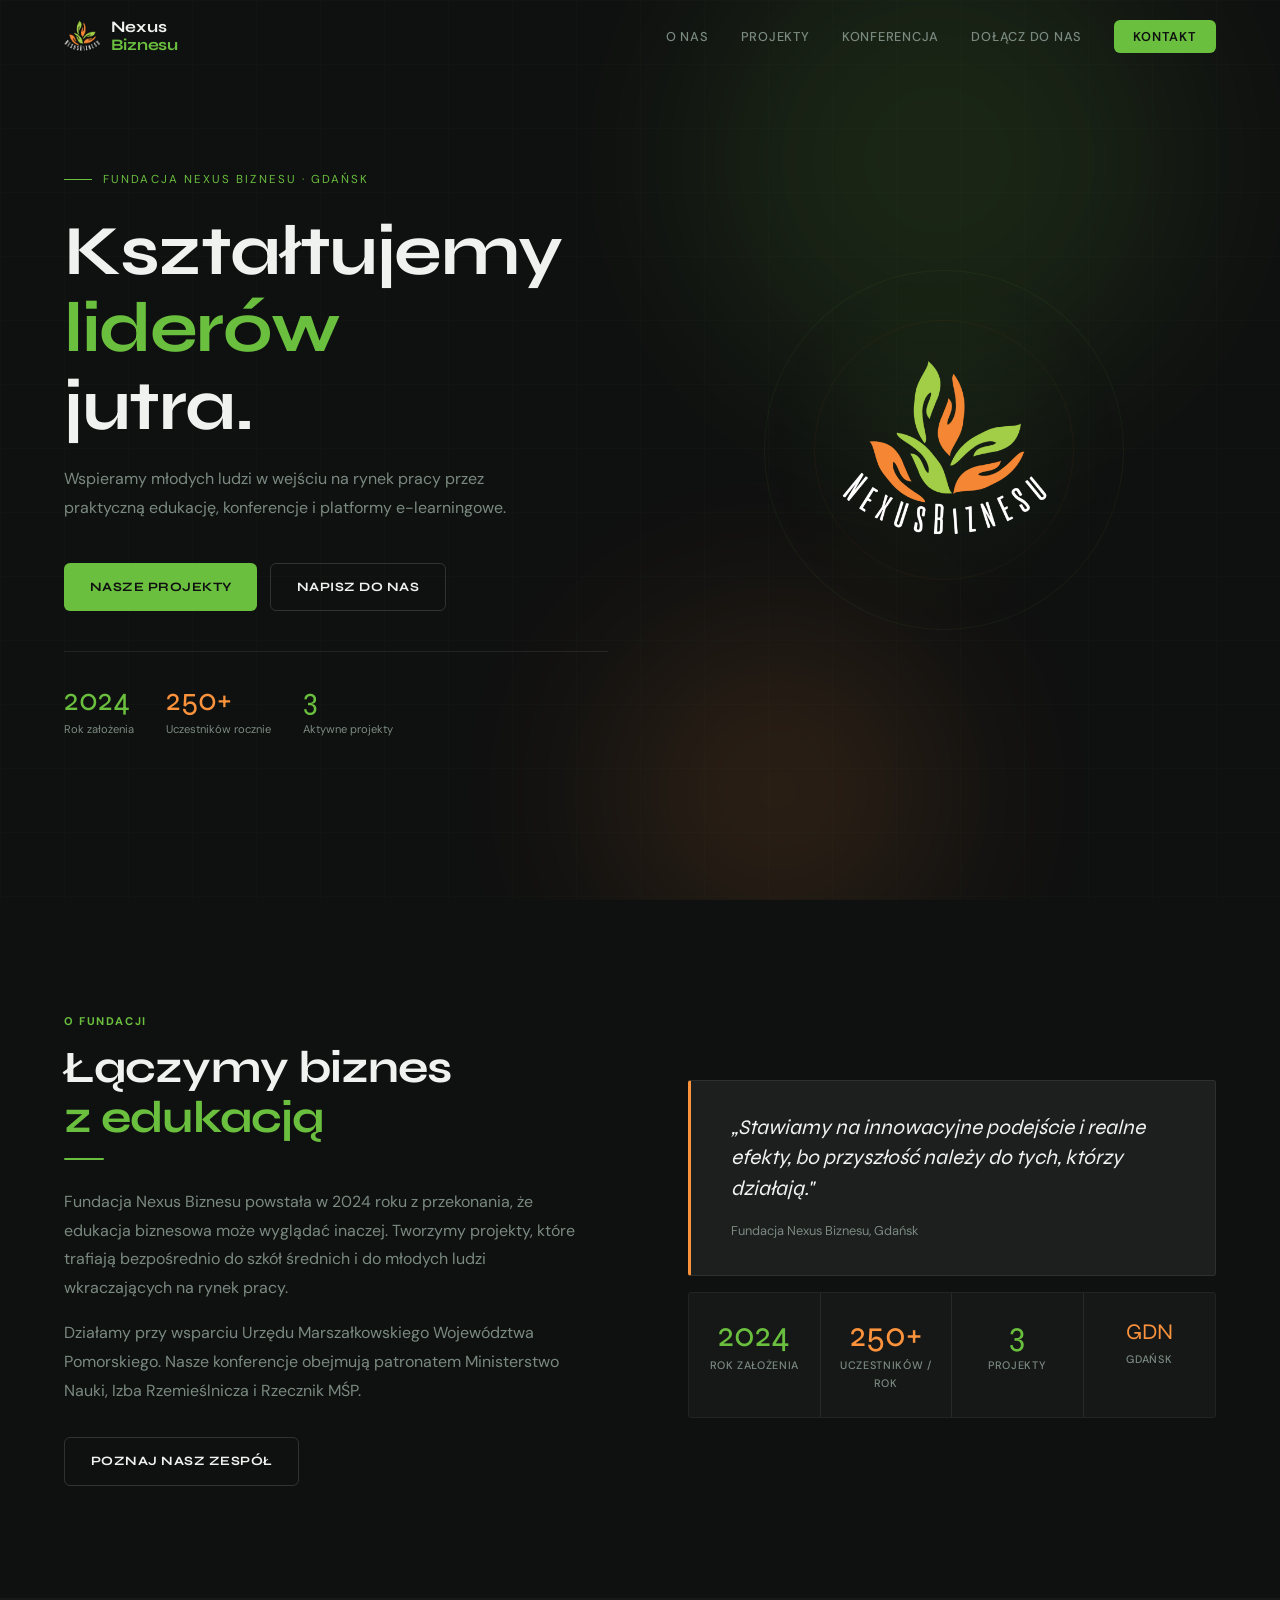
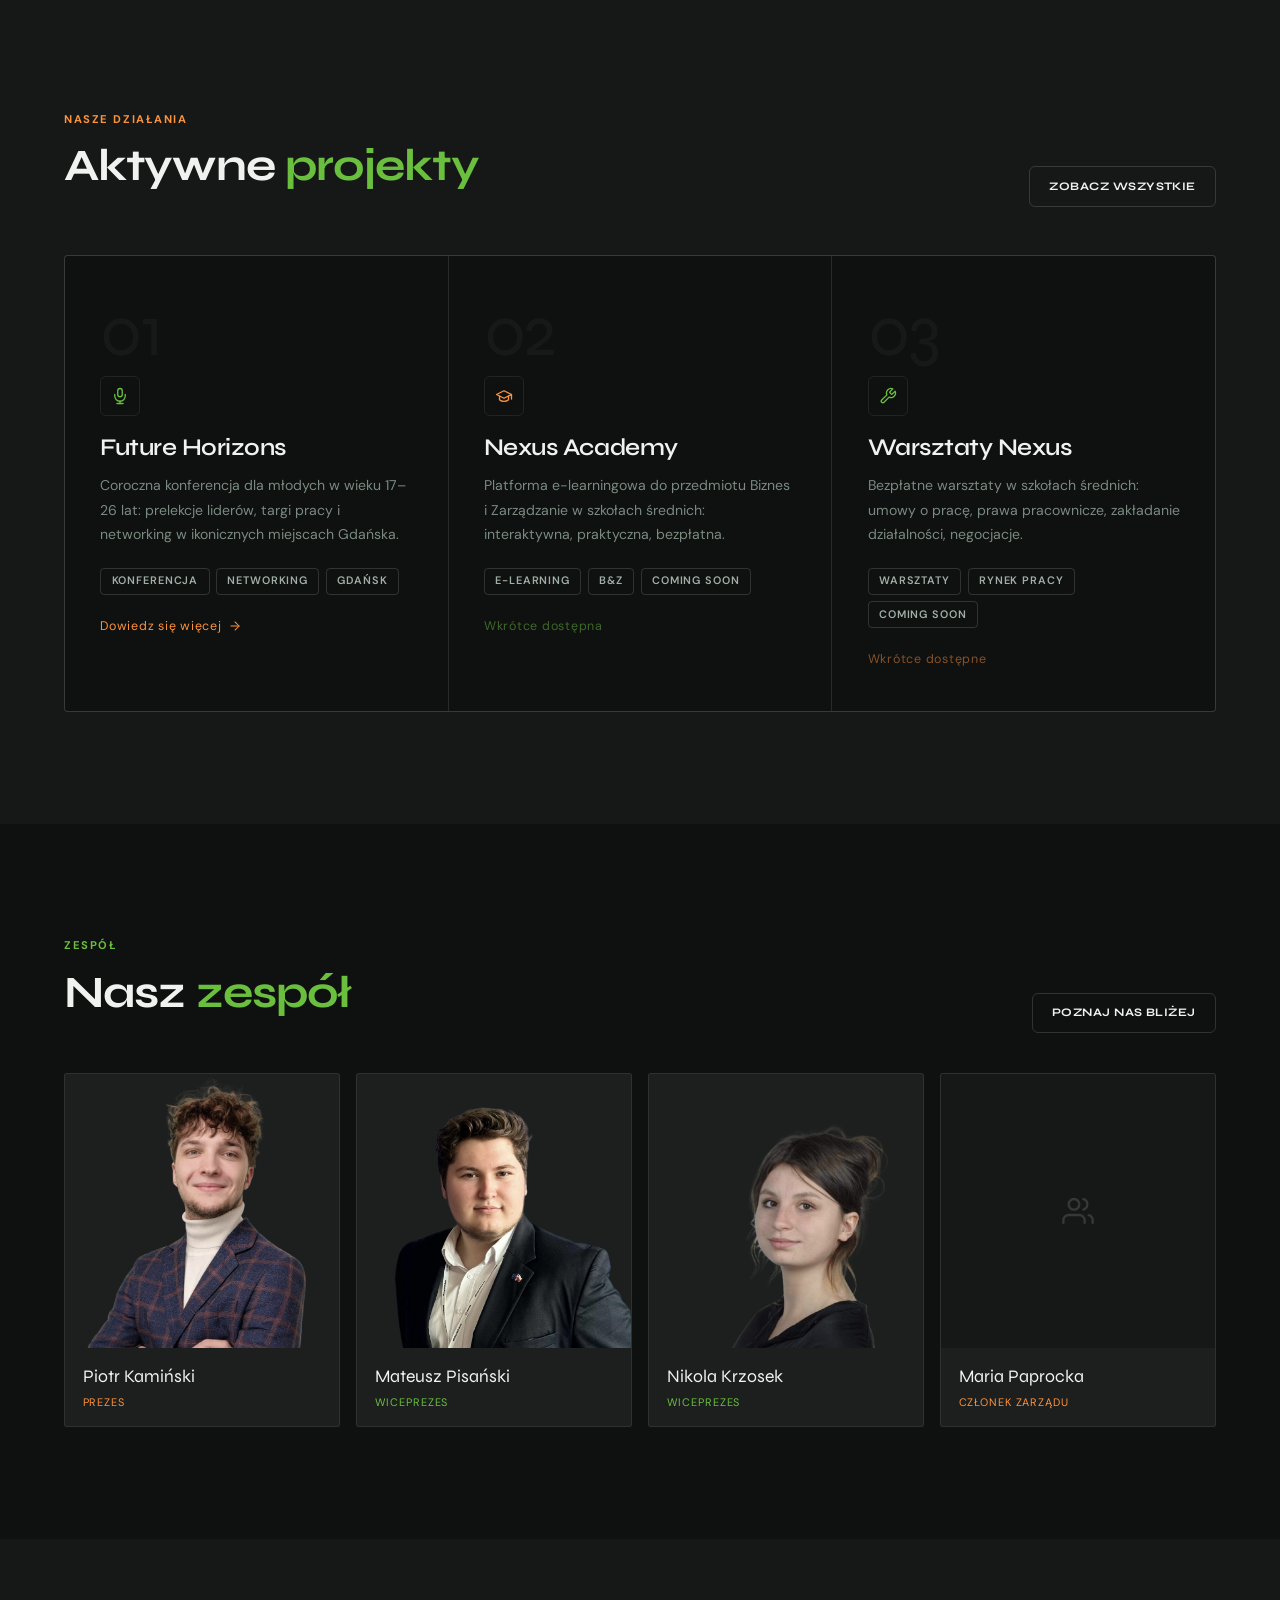
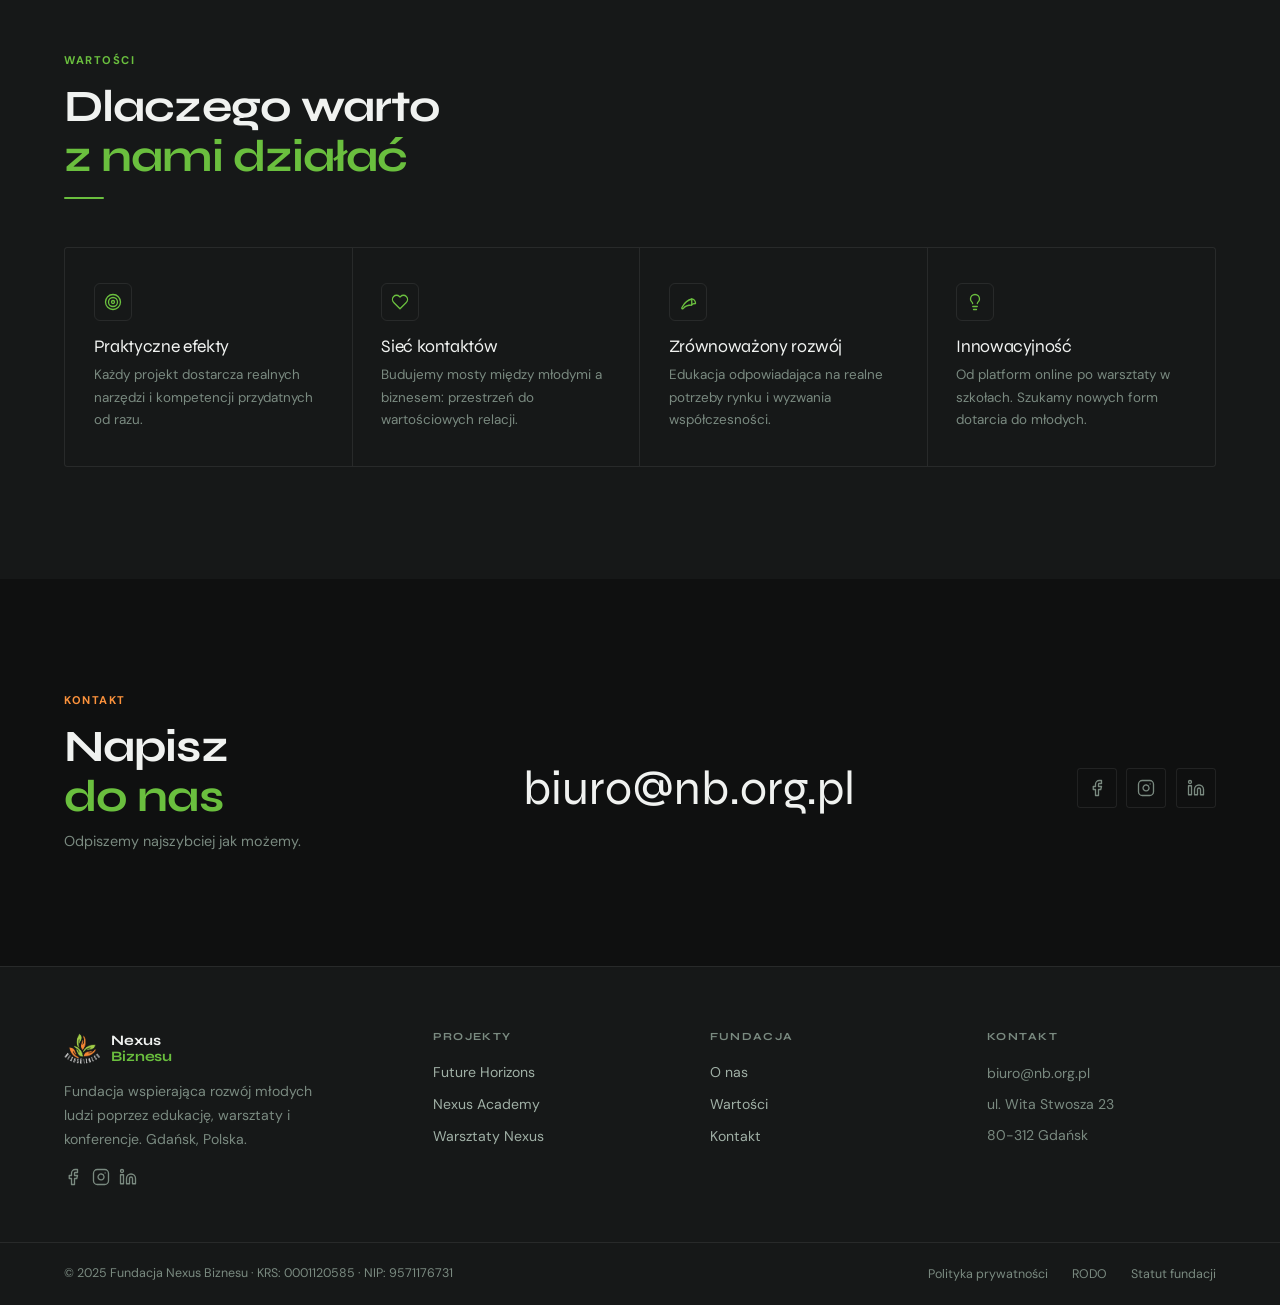
<file: index.html>
<!DOCTYPE html>
<html lang="pl">
<head>
  <meta charset="UTF-8" />
  <meta name="viewport" content="width=device-width, initial-scale=1.0" />
  <meta name="description" content="Kształtujemy liderów jutra poprzez praktyczną edukację, konferencje i warsztaty. Gdańsk." />
  <title>Fundacja Nexus Biznesu</title>
  <link rel="preconnect" href="https://fonts.googleapis.com" />
  <link rel="preconnect" href="https://fonts.gstatic.com" crossorigin />
  <link rel="icon" type="image/png" href="img/logo-light.png" />
  <link rel="apple-touch-icon" href="img/logo-light.png" />
  <link href="https://fonts.googleapis.com/css2?family=DM+Sans:opsz,wght@9..40,300..700&family=Syne:wght@400..800&display=swap" rel="stylesheet" />
  <link rel="stylesheet" href="style.css" />
  <style>
#hero { min-height:100vh; position:relative; display:flex; align-items:center; padding:0 4rem; overflow:hidden; }
.orb { position:absolute; border-radius:50%; filter:blur(90px); opacity:.12; pointer-events:none; }
.orb-1 { width:480px;height:480px;background:var(--green);top:-80px;right:8%; animation:drift1 14s ease-in-out infinite; }
.orb-2 { width:340px;height:340px;background:var(--orange);bottom:-60px;right:26%; animation:drift2 18s ease-in-out infinite; }
@keyframes drift1{0%,100%{transform:translate(0,0)}50%{transform:translate(28px,-38px)}}
@keyframes drift2{0%,100%{transform:translate(0,0)}50%{transform:translate(-38px,28px)}}
.hero-grid { position:absolute;inset:0;opacity:.018;background-image:linear-gradient(rgba(106,191,62,1) 1px,transparent 1px),linear-gradient(90deg,rgba(106,191,62,1) 1px,transparent 1px);background-size:64px 64px; }
.hero-inner { position:relative;z-index:2;display:grid;grid-template-columns:1fr 1fr;gap:4rem;align-items:center;max-width:1200px;width:100%; }
.hero-eyebrow { display:inline-flex;align-items:center;gap:.7rem;font-size:.72rem;letter-spacing:.18em;text-transform:uppercase;color:var(--green);margin-bottom:1.5rem; }
.hero-eyebrow::before { content:'';width:28px;height:1px;background:var(--green); }
.hero-desc { font-size:1rem;color:var(--muted);max-width:460px;line-height:1.8;margin-bottom:2.5rem; }
.hero-actions { display:flex;gap:.8rem;flex-wrap:wrap; }
.hero-logo-wrap { display:flex;align-items:center;justify-content:center;position:relative; }
.hero-logo-bg { position:absolute;width:360px;height:360px;border-radius:50%;background:radial-gradient(circle,rgba(106,191,62,.06) 0%,transparent 70%);border:1px solid rgba(106,191,62,.07);animation:pulse 5s ease-in-out infinite; }
.hero-logo-bg2 { position:absolute;width:260px;height:260px;border-radius:50%;border:1px solid rgba(232,98,26,.06);animation:pulse 7s ease-in-out infinite reverse; }
@keyframes pulse{0%,100%{transform:scale(1)}50%{transform:scale(1.04)}}
.hero-logo-img { width:210px;height:210px;object-fit:contain;position:relative;z-index:2; }
.hero-stats { display:flex;gap:2rem;margin-top:2.5rem;padding-top:2rem;border-top:1px solid var(--border);flex-wrap:wrap; }
.hero-stat-num { font-family:var(--fd);font-size:2rem;font-weight:300;color:var(--green);line-height:1; }
.hero-stat-num.o { color:var(--orange); }
.hero-stat-label { font-size:.7rem;color:var(--muted);margin-top:.2rem; }

.about-grid { display:grid;grid-template-columns:1fr 1fr;gap:6rem;align-items:center; }
.about-body p { color:var(--muted);margin-bottom:1rem;line-height:1.8; }
.about-body p:last-of-type { margin-bottom:2rem; }
.about-quote-card { background:var(--surface2);border:1px solid var(--border);border-left:3px solid var(--orange);padding:2rem 2rem 2rem 2.5rem;border-radius:3px; }
.about-quote-card blockquote { font-family:var(--fd);font-size:1.3rem;font-style:italic;font-weight:300;line-height:1.45;color:var(--text);margin-bottom:.8rem; }
.about-quote-card cite { font-size:.8rem;color:var(--muted);font-style:normal; }
.stats-row { display:grid;grid-template-columns:repeat(4,1fr);border:1px solid var(--border);border-radius:3px;overflow:hidden;margin-top:1rem; }
.stat-box { padding:1.5rem 1rem;text-align:center;background:var(--surface);border-right:1px solid var(--border); }
.stat-box:last-child { border-right:none; }
.stat-num { font-family:var(--fd);font-size:2.2rem;font-weight:300;color:var(--green);line-height:1; }
.stat-num.o { color:var(--orange); }
.stat-lbl { font-size:.68rem;color:var(--muted);margin-top:.3rem;letter-spacing:.06em; }

.projects-grid { display:grid;grid-template-columns:repeat(3,1fr);gap:1px;background:var(--border);border:1px solid var(--border);border-radius:4px;overflow:hidden; }
.project-card { background:var(--bg);padding:2.5rem 2.2rem;position:relative;overflow:hidden;transition:background .3s; }
.project-card:hover { background:var(--surface2); }
.project-accent-line { position:absolute;top:0;left:0;right:0;height:2px;transform:scaleX(0);transform-origin:left;transition:transform .45s cubic-bezier(.22,1,.36,1); }
.project-card:hover .project-accent-line { transform:scaleX(1); }
.green-line { background:var(--green); } .orange-line { background:var(--orange); }
.project-num { font-family:var(--fd);font-size:4.5rem;font-weight:300;color:rgba(255,255,255,.035);line-height:1;margin-bottom:.5rem;letter-spacing:-.02em; }
.project-icon-wrap { width:40px;height:40px;border:1px solid var(--border);border-radius:6px;display:flex;align-items:center;justify-content:center;color:var(--green);margin-bottom:1.2rem; }
.project-card p { color:var(--muted);font-size:.88rem;line-height:1.75; }
.project-tags { display:flex;flex-wrap:wrap;gap:.4rem;margin-top:1.3rem; }
.project-link { display:inline-flex;align-items:center;gap:.4rem;margin-top:1.3rem;font-size:.78rem;text-decoration:none;letter-spacing:.06em;transition:gap .25s; }
.project-link.g { color:var(--green); } .project-link.o { color:var(--orange); }
.project-link:hover { gap:.7rem; }

.values-grid { display:grid;grid-template-columns:repeat(4,1fr);gap:0;border:1px solid var(--border);border-radius:3px;overflow:hidden;margin-top:3rem; }
.value-card { padding:2.2rem 1.8rem;border-right:1px solid var(--border);transition:background .3s; }
.value-card:last-child { border-right:none; }
.value-card:hover { background:var(--surface2); }
.value-icon-wrap { width:38px;height:38px;border:1px solid var(--border);border-radius:6px;display:flex;align-items:center;justify-content:center;color:var(--green);margin-bottom:1rem; }
.value-card h4 { font-family:var(--fd);font-size:1.1rem;font-weight:400;margin-bottom:.5rem; }
.value-card p { font-size:.84rem;color:var(--muted);line-height:1.65; }

.tt-grid { display:grid;grid-template-columns:repeat(4,1fr);gap:1rem;margin-top:2.5rem; }
.tt-card { background:var(--surface2);border:1px solid var(--border);border-radius:3px;overflow:hidden;transition:border-color .3s,transform .3s; }
.tt-card:hover { border-color:rgba(106,191,62,.3);transform:translateY(-3px); }
.tt-photo { width:100%;aspect-ratio:1/1;object-fit:cover;object-position:top;display:block;filter:grayscale(15%);transition:filter .3s; }
.tt-ph { width:100%;aspect-ratio:1/1;background:var(--surface);display:flex;align-items:center;justify-content:center;color:var(--border2); }
.tt-wrap { overflow:hidden; }
.tt-card:hover .tt-photo { filter:grayscale(0); }
.tt-info { padding:.9rem 1.1rem; }
.tt-name { font-family:var(--fd);font-size:1.1rem;font-weight:400;margin-bottom:.15rem; }
.tt-role { font-size:.68rem;color:var(--green);letter-spacing:.08em;text-transform:uppercase; }
.tt-role.o { color:var(--orange); }

.contact-strip { display:flex;align-items:center;justify-content:space-between;gap:2rem;flex-wrap:wrap; }
.contact-email-big { font-family:var(--fd);font-size:clamp(1.8rem,4vw,3rem);font-weight:300;color:var(--text);text-decoration:none;transition:color .2s; }
.contact-email-big:hover { color:var(--green); }
.soc-icon-row { display:flex;gap:.6rem; }
.soc-icon-btn { display:flex;align-items:center;justify-content:center;width:40px;height:40px;border:1px solid var(--border);border-radius:3px;color:var(--muted);text-decoration:none;transition:all .2s; }
.soc-icon-btn:hover { border-color:var(--green);color:var(--green); }

@media(max-width:900px){
  #hero{padding:0 1.5rem;}
  .hero-inner{grid-template-columns:1fr;gap:2.5rem;padding-top:6rem;}
  .hero-logo-wrap{order:-1;}.hero-logo-img{width:140px;height:140px;}
  .hero-logo-bg{width:220px;height:220px;}.hero-logo-bg2{width:160px;height:160px;}
  .about-grid{grid-template-columns:1fr;gap:3rem;}
  .projects-grid{grid-template-columns:1fr;}
  .values-grid{grid-template-columns:1fr 1fr;}
  .stats-row{grid-template-columns:1fr 1fr;}
  .tt-grid{grid-template-columns:1fr 1fr;}
  .contact-strip{flex-direction:column;align-items:flex-start;}
}
@media(max-width:540px){h1{font-size:2.6rem;}.values-grid{grid-template-columns:1fr;}.hero-logo-img{width:110px;height:110px;}}
</style>
</head>
<body>
<nav id="navbar">
  <a href="/" class="nav-logo">
    <img src="img/logo-light.png" alt="Nexus Biznesu logo" />
    <div class="nav-logo-text">Nexus<br><span>Biznesu</span></div>
  </a>
  <ul class="nav-links">
    <li><a href="o-nas">O nas</a></li>
    <li><a href="projekty">Projekty</a></li>
    <li><a href="future-horizons">Konferencja</a></li>
    <li><a href="dolacz-do-nas">Dołącz do nas</a></li>
    <li><a href="kontakt" class="nav-cta">Kontakt</a></li>
  </ul>
  <button class="hamburger" id="hamburger" aria-label="Menu" onclick="toggleNav()">
    <span></span><span></span><span></span>
  </button>
</nav>
<div class="mobile-menu" id="mobileMenu">
  <a href="/" onclick="closeNav()">Strona główna</a>
  <a href="o-nas" onclick="closeNav()">O nas</a>
  <a href="projekty" onclick="closeNav()">Projekty</a>
  <a href="future-horizons" onclick="closeNav()">Konferencja</a>
  <a href="kontakt" onclick="closeNav()">Kontakt</a>
</div>

<section id="hero">
  <div class="orb orb-1"></div><div class="orb orb-2"></div>
  <div class="hero-grid"></div>
  <div class="hero-inner">
    <div>
      <div class="hero-eyebrow reveal">Fundacja Nexus Biznesu · Gdańsk</div>
      <h1 class="reveal d1">Kształtujemy<br><em>liderów</em><br>jutra.</h1>
      <p class="hero-desc reveal d2">Wspieramy młodych ludzi w wejściu na rynek pracy przez praktyczną edukację, konferencje i platformy e-learningowe.</p>
      <div class="hero-actions reveal d3">
        <a href="projekty" class="btn btn-green">Nasze projekty</a>
        <a href="kontakt" class="btn btn-ghost">Napisz do nas</a>
      </div>
      <div class="hero-stats reveal d4">
        <div><div class="hero-stat-num">2024</div><div class="hero-stat-label">Rok założenia</div></div>
        <div><div class="hero-stat-num o">250+</div><div class="hero-stat-label">Uczestników rocznie</div></div>
        <div><div class="hero-stat-num">3</div><div class="hero-stat-label">Aktywne projekty</div></div>
      </div>
    </div>
    <div class="hero-logo-wrap reveal d2">
      <div class="hero-logo-bg"></div><div class="hero-logo-bg2"></div>
      <img src="img/logo-light.png" alt="Nexus Biznesu" class="hero-logo-img" />
    </div>
  </div>
</section>

<section id="about" class="section">
  <div class="about-grid">
    <div class="about-body">
      <span class="section-eyebrow reveal">O fundacji</span>
      <h2 class="reveal d1">Łączymy biznes<br><em>z edukacją</em></h2>
      <div class="rule reveal d1"></div>
      <p class="reveal d2">Fundacja Nexus Biznesu powstała w 2024 roku z przekonania, że edukacja biznesowa może wyglądać inaczej. Tworzymy projekty, które trafiają bezpośrednio do szkół średnich i do młodych ludzi wkraczających na rynek pracy.</p>
      <p class="reveal d2">Działamy przy wsparciu Urzędu Marszałkowskiego Województwa Pomorskiego. Nasze konferencje obejmują patronatem Ministerstwo Nauki, Izba Rzemieślnicza i Rzecznik MŚP.</p>
      <a href="o-nas" class="btn btn-ghost reveal d3">Poznaj nasz zespół</a>
    </div>
    <div class="reveal d2">
      <div class="about-quote-card">
        <blockquote>„Stawiamy na innowacyjne podejście i realne efekty, bo przyszłość należy do tych, którzy działają."</blockquote>
        <cite>Fundacja Nexus Biznesu, Gdańsk</cite>
      </div>
      <div class="stats-row">
        <div class="stat-box"><div class="stat-num">2024</div><div class="stat-lbl">Rok założenia</div></div>
        <div class="stat-box"><div class="stat-num o">250+</div><div class="stat-lbl">Uczestników / rok</div></div>
        <div class="stat-box"><div class="stat-num">3</div><div class="stat-lbl">Projekty</div></div>
        <div class="stat-box"><div class="stat-num o" style="font-size:1.4rem;line-height:1.3">GDN</div><div class="stat-lbl">Gdańsk</div></div>
      </div>
    </div>
  </div>
</section>

<section id="projects" class="section section-alt">
  <div style="display:flex;justify-content:space-between;align-items:flex-end;margin-bottom:3rem;flex-wrap:wrap;gap:1rem;">
    <div>
      <span class="section-eyebrow o reveal">Nasze działania</span>
      <h2 class="reveal d1">Aktywne <em>projekty</em></h2>
    </div>
    <a href="projekty" class="btn btn-ghost reveal" style="font-size:.72rem;padding:.6rem 1.2rem;">Zobacz wszystkie</a>
  </div>
  <div class="projects-grid reveal d1">
    <div class="project-card">
      <div class="project-accent-line orange-line"></div>
      <div class="project-num">01</div>
      <div class="project-icon-wrap"><span class="icon" style="width:18px;height:18px"><svg viewBox="0 0 24 24"><rect x="9" y="2" width="6" height="11" rx="3"/><path d="M19 10v2a7 7 0 0 1-14 0v-2"/><line x1="12" y1="19" x2="12" y2="22"/><line x1="8" y1="22" x2="16" y2="22"/></svg></span></div>
      <h3>Future Horizons</h3>
      <p>Coroczna konferencja dla młodych w wieku 17–26 lat: prelekcje liderów, targi pracy i networking w ikonicznych miejscach Gdańska.</p>
      <div class="project-tags"><span class="tag">Konferencja</span><span class="tag">Networking</span><span class="tag">Gdańsk</span></div>
      <a href="future-horizons" class="project-link o">Dowiedz się więcej <span class="icon" style="width:14px;height:14px"><svg viewBox="0 0 24 24"><line x1="5" y1="12" x2="19" y2="12"/><polyline points="12 5 19 12 12 19"/></svg></span></a>
    </div>
    <div class="project-card">
      <div class="project-accent-line green-line"></div>
      <div class="project-num">02</div>
      <div class="project-icon-wrap" style="color:var(--orange)"><span class="icon" style="width:18px;height:18px"><svg viewBox="0 0 24 24"><path d="M22 10v6M2 10l10-5 10 5-10 5z"/><path d="M6 12v5c3 3 9 3 12 0v-5"/></svg></span></div>
      <h3>Nexus Academy</h3>
      <p>Platforma e-learningowa do przedmiotu Biznes i Zarządzanie w szkołach średnich: interaktywna, praktyczna, bezpłatna.</p>
      <div class="project-tags"><span class="tag">E-learning</span><span class="tag">B&amp;Z</span><span class="tag">Coming soon</span></div>
      <span class="project-link g" style="cursor:default;opacity:.5;">Wkrótce dostępna</span>
    </div>
    <div class="project-card">
      <div class="project-accent-line orange-line"></div>
      <div class="project-num">03</div>
      <div class="project-icon-wrap"><span class="icon" style="width:18px;height:18px"><svg viewBox="0 0 24 24"><path d="M14.7 6.3a1 1 0 0 0 0 1.4l1.6 1.6a1 1 0 0 0 1.4 0l3.77-3.77a6 6 0 0 1-7.94 7.94l-6.91 6.91a2.12 2.12 0 0 1-3-3l6.91-6.91a6 6 0 0 1 7.94-7.94l-3.76 3.76z"/></svg></span></div>
      <h3>Warsztaty Nexus</h3>
      <p>Bezpłatne warsztaty w szkołach średnich: umowy o pracę, prawa pracownicze, zakładanie działalności, negocjacje.</p>
      <div class="project-tags"><span class="tag">Warsztaty</span><span class="tag">Rynek pracy</span><span class="tag">Coming soon</span></div>
      <span class="project-link o" style="cursor:default;opacity:.5;">Wkrótce dostępne</span>
    </div>
  </div>
</section>

<section class="section">
  <div style="display:flex;justify-content:space-between;align-items:flex-end;margin-bottom:0;flex-wrap:wrap;gap:1rem;">
    <div>
      <span class="section-eyebrow reveal">Zespół</span>
      <h2 class="reveal d1">Nasz <em>zespół</em></h2>
    </div>
    <a href="o-nas" class="btn btn-ghost reveal" style="font-size:.72rem;padding:.6rem 1.2rem;">Poznaj nas bliżej</a>
  </div>
  <div class="tt-grid reveal d2">
    <div class="tt-card"><div class="tt-wrap"><img src="img/team_piotr.png" alt="Piotr Kamiński" class="tt-photo" /></div><div class="tt-info"><div class="tt-name">Piotr Kamiński</div><div class="tt-role o">Prezes</div></div></div>
    <div class="tt-card"><div class="tt-wrap"><img src="img/team_mateusz.png" alt="Mateusz Pisański" class="tt-photo" /></div><div class="tt-info"><div class="tt-name">Mateusz Pisański</div><div class="tt-role">Wiceprezes</div></div></div>
    <div class="tt-card"><div class="tt-wrap"><img src="img/team_nikola.png" alt="Nikola Krzosek" class="tt-photo" /></div><div class="tt-info"><div class="tt-name">Nikola Krzosek</div><div class="tt-role">Wiceprezes</div></div></div>
    <div class="tt-card"><div class="tt-wrap"><div class="tt-ph"><span class="icon" style="width:32px;height:32px"><svg viewBox="0 0 24 24"><path d="M17 21v-2a4 4 0 0 0-4-4H5a4 4 0 0 0-4 4v2"/><circle cx="9" cy="7" r="4"/><path d="M23 21v-2a4 4 0 0 0-3-3.87"/><path d="M16 3.13a4 4 0 0 1 0 7.75"/></svg></span></div></div><div class="tt-info"><div class="tt-name">Maria Paprocka</div><div class="tt-role o">Członek Zarządu</div></div></div>
  </div>
</section>

<section id="values" class="section section-alt">
  <div style="max-width:600px">
    <span class="section-eyebrow reveal">Wartości</span>
    <h2 class="reveal d1">Dlaczego warto<br><em class="g">z nami działać</em></h2>
    <div class="rule reveal d1"></div>
  </div>
  <div class="values-grid reveal d2">
    <div class="value-card"><div class="value-icon-wrap"><span class="icon" style="width:18px;height:18px"><svg viewBox="0 0 24 24"><circle cx="12" cy="12" r="10"/><circle cx="12" cy="12" r="6"/><circle cx="12" cy="12" r="2"/></svg></span></div><h4>Praktyczne efekty</h4><p>Każdy projekt dostarcza realnych narzędzi i kompetencji przydatnych od razu.</p></div>
    <div class="value-card"><div class="value-icon-wrap"><span class="icon" style="width:18px;height:18px"><svg viewBox="0 0 24 24"><path d="M20.42 4.58a5.4 5.4 0 0 0-7.65 0l-.77.78-.77-.78a5.4 5.4 0 0 0-7.65 0C1.46 6.7 1.33 10.28 4 13l8 8 8-8c2.67-2.72 2.54-6.3.42-8.42z"/></svg></span></div><h4>Sieć kontaktów</h4><p>Budujemy mosty między młodymi a biznesem: przestrzeń do wartościowych relacji.</p></div>
    <div class="value-card"><div class="value-icon-wrap"><span class="icon" style="width:18px;height:18px"><svg viewBox="0 0 24 24"><path d="M17 8C8 10 5.9 16.17 3.82 19.58A1 1 0 0 0 5 21a1 1 0 0 0 .79-.39C7.81 17.89 11.5 16 17 16V8z"/><path d="M17 8C22 8 22 14 22 14s-4 0-5.34 2"/></svg></span></div><h4>Zrównoważony rozwój</h4><p>Edukacja odpowiadająca na realne potrzeby rynku i wyzwania współczesności.</p></div>
    <div class="value-card"><div class="value-icon-wrap"><span class="icon" style="width:18px;height:18px"><svg viewBox="0 0 24 24"><line x1="9" y1="18" x2="15" y2="18"/><line x1="10" y1="22" x2="14" y2="22"/><path d="M15.09 14c.18-.98.65-1.74 1.41-2.5A4.65 4.65 0 0 0 18 8 6 6 0 0 0 6 8c0 1 .23 2.23 1.5 3.5A4.61 4.61 0 0 1 8.91 14"/></svg></span></div><h4>Innowacyjność</h4><p>Od platform online po warsztaty w szkołach. Szukamy nowych form dotarcia do młodych.</p></div>
  </div>
</section>

<section class="section">
  <span class="section-eyebrow o reveal">Kontakt</span>
  <div class="contact-strip reveal d1">
    <div>
      <h2 style="margin-bottom:.5rem;">Napisz<br><em>do nas</em></h2>
      <p style="color:var(--muted);font-size:.9rem;">Odpiszemy najszybciej jak możemy.</p>
    </div>
    <a href="mailto:biuro@nb.org.pl" class="contact-email-big">biuro@nb.org.pl</a>
    <div class="soc-icon-row">
      <a href="https://www.facebook.com/nexusbiznesu" target="_blank" rel="noopener" class="soc-icon-btn" title="Facebook"><span class="icon" style="width:18px;height:18px"><svg viewBox="0 0 24 24"><path d="M18 2h-3a5 5 0 0 0-5 5v3H7v4h3v8h4v-8h3l1-4h-4V7a1 1 0 0 1 1-1h3z"/></svg></span></a>
      <a href="https://www.instagram.com/nexusbiznesu/" target="_blank" rel="noopener" class="soc-icon-btn" title="Instagram"><span class="icon" style="width:18px;height:18px"><svg viewBox="0 0 24 24"><rect x="2" y="2" width="20" height="20" rx="5" ry="5"/><path d="M16 11.37A4 4 0 1 1 12.63 8 4 4 0 0 1 16 11.37z"/><line x1="17.5" y1="6.5" x2="17.51" y2="6.5"/></svg></span></a>
      <a href="https://www.linkedin.com/company/fundacja-nexus-biznesu" target="_blank" rel="noopener" class="soc-icon-btn" title="LinkedIn"><span class="icon" style="width:18px;height:18px"><svg viewBox="0 0 24 24"><path d="M16 8a6 6 0 0 1 6 6v7h-4v-7a2 2 0 0 0-2-2 2 2 0 0 0-2 2v7h-4v-7a6 6 0 0 1 6-6z"/><rect x="2" y="9" width="4" height="12"/><circle cx="4" cy="4" r="2"/></svg></span></a>
    </div>
  </div>
</section>

<footer>
  <div class="footer-main">
    <div class="footer-brand">
      <a href="/" class="nav-logo">
        <img src="img/logo-light.png" alt="Nexus Biznesu" style="height:36px;width:36px" />
        <div class="nav-logo-text" style="font-size:.9rem">Nexus<br><span>Biznesu</span></div>
      </a>
      <p>Fundacja wspierająca rozwój młodych ludzi poprzez edukację, warsztaty i konferencje. Gdańsk, Polska.</p>
      <div style="display:flex;gap:.6rem;margin-top:1rem;">
        <a href="https://www.facebook.com/nexusbiznesu" target="_blank" rel="noopener" style="color:var(--muted);transition:color .2s;" onmouseover="this.style.color='var(--green)'" onmouseout="this.style.color='var(--muted)'"><span class="icon" style="width:18px;height:18px"><svg viewBox="0 0 24 24"><path d="M18 2h-3a5 5 0 0 0-5 5v3H7v4h3v8h4v-8h3l1-4h-4V7a1 1 0 0 1 1-1h3z"/></svg></span></a>
        <a href="https://www.instagram.com/nexusbiznesu/" target="_blank" rel="noopener" style="color:var(--muted);transition:color .2s;" onmouseover="this.style.color='var(--green)'" onmouseout="this.style.color='var(--muted)'"><span class="icon" style="width:18px;height:18px"><svg viewBox="0 0 24 24"><rect x="2" y="2" width="20" height="20" rx="5" ry="5"/><path d="M16 11.37A4 4 0 1 1 12.63 8 4 4 0 0 1 16 11.37z"/><line x1="17.5" y1="6.5" x2="17.51" y2="6.5"/></svg></span></a>
        <a href="https://www.linkedin.com/company/fundacja-nexus-biznesu" target="_blank" rel="noopener" style="color:var(--muted);transition:color .2s;" onmouseover="this.style.color='var(--green)'" onmouseout="this.style.color='var(--muted)'"><span class="icon" style="width:18px;height:18px"><svg viewBox="0 0 24 24"><path d="M16 8a6 6 0 0 1 6 6v7h-4v-7a2 2 0 0 0-2-2 2 2 0 0 0-2 2v7h-4v-7a6 6 0 0 1 6-6z"/><rect x="2" y="9" width="4" height="12"/><circle cx="4" cy="4" r="2"/></svg></span></a>
      </div>
    </div>
    <div class="footer-col">
      <h5>Projekty</h5>
      <a href="future-horizons">Future Horizons</a>
      <a href="projekty#academy">Nexus Academy</a>
      <a href="projekty#warsztaty">Warsztaty Nexus</a>
    </div>
    <div class="footer-col">
      <h5>Fundacja</h5>
      <a href="o-nas">O nas</a>
      <a href="/#values">Wartości</a>
      <a href="kontakt">Kontakt</a>
    </div>
    <div class="footer-col">
      <h5>Kontakt</h5>
      <p>biuro@nb.org.pl</p>
      <p>ul. Wita Stwosza 23</p>
      <p>80-312 Gdańsk</p>
    </div>
  </div>
  <div class="footer-bottom">
    <p>© 2025 Fundacja Nexus Biznesu · KRS: 0001120585 · NIP: 9571176731</p>
    <div class="footer-legal">
      <a href="polityka-prywatnosci">Polityka prywatności</a>
      <a href="rodo">RODO</a>
      <a href="data/NexusBiznesu_statut_tekstJednolity.pdf" target="_blank" rel="noopener">Statut fundacji</a>
    </div>
  </div>
</footer>
<script>


// ── SCROLL NAV ──
const nav = document.getElementById('navbar');
if (nav) {
  window.addEventListener('scroll', () => nav.classList.toggle('scrolled', window.scrollY > 60));
  nav.classList.toggle('scrolled', window.scrollY > 60);
}

// ── MOBILE NAV ──
function toggleNav() {
  const m = document.getElementById('mobileMenu'), b = document.getElementById('hamburger');
  if (!m || !b) return;
  m.classList.toggle('open'); b.classList.toggle('open');
  document.body.style.overflow = m.classList.contains('open') ? 'hidden' : '';
}
function closeNav() {
  const m = document.getElementById('mobileMenu'), b = document.getElementById('hamburger');
  if (!m || !b) return;
  m.classList.remove('open'); b.classList.remove('open');
  document.body.style.overflow = '';
}

// ── REVEAL ON SCROLL ──
document.addEventListener('DOMContentLoaded', () => {
  const obs = new IntersectionObserver(entries => {
    entries.forEach(e => { if (e.isIntersecting) { e.target.classList.add('visible'); obs.unobserve(e.target); } });
  }, { threshold: 0.1 });
  document.querySelectorAll('.reveal').forEach(el => obs.observe(el));

  setTimeout(() => {
    document.querySelectorAll('.page-hero .reveal, #hero .reveal').forEach(el => el.classList.add('visible'));
  }, 80);

  const page = window.location.pathname.split('/').pop() || 'index.html';
  document.querySelectorAll('.nav-links a, .mobile-menu a').forEach(a => {
    if (a.getAttribute('href') === page) a.classList.add('active');
  });
});


</script>
</body>
</html>
</file>
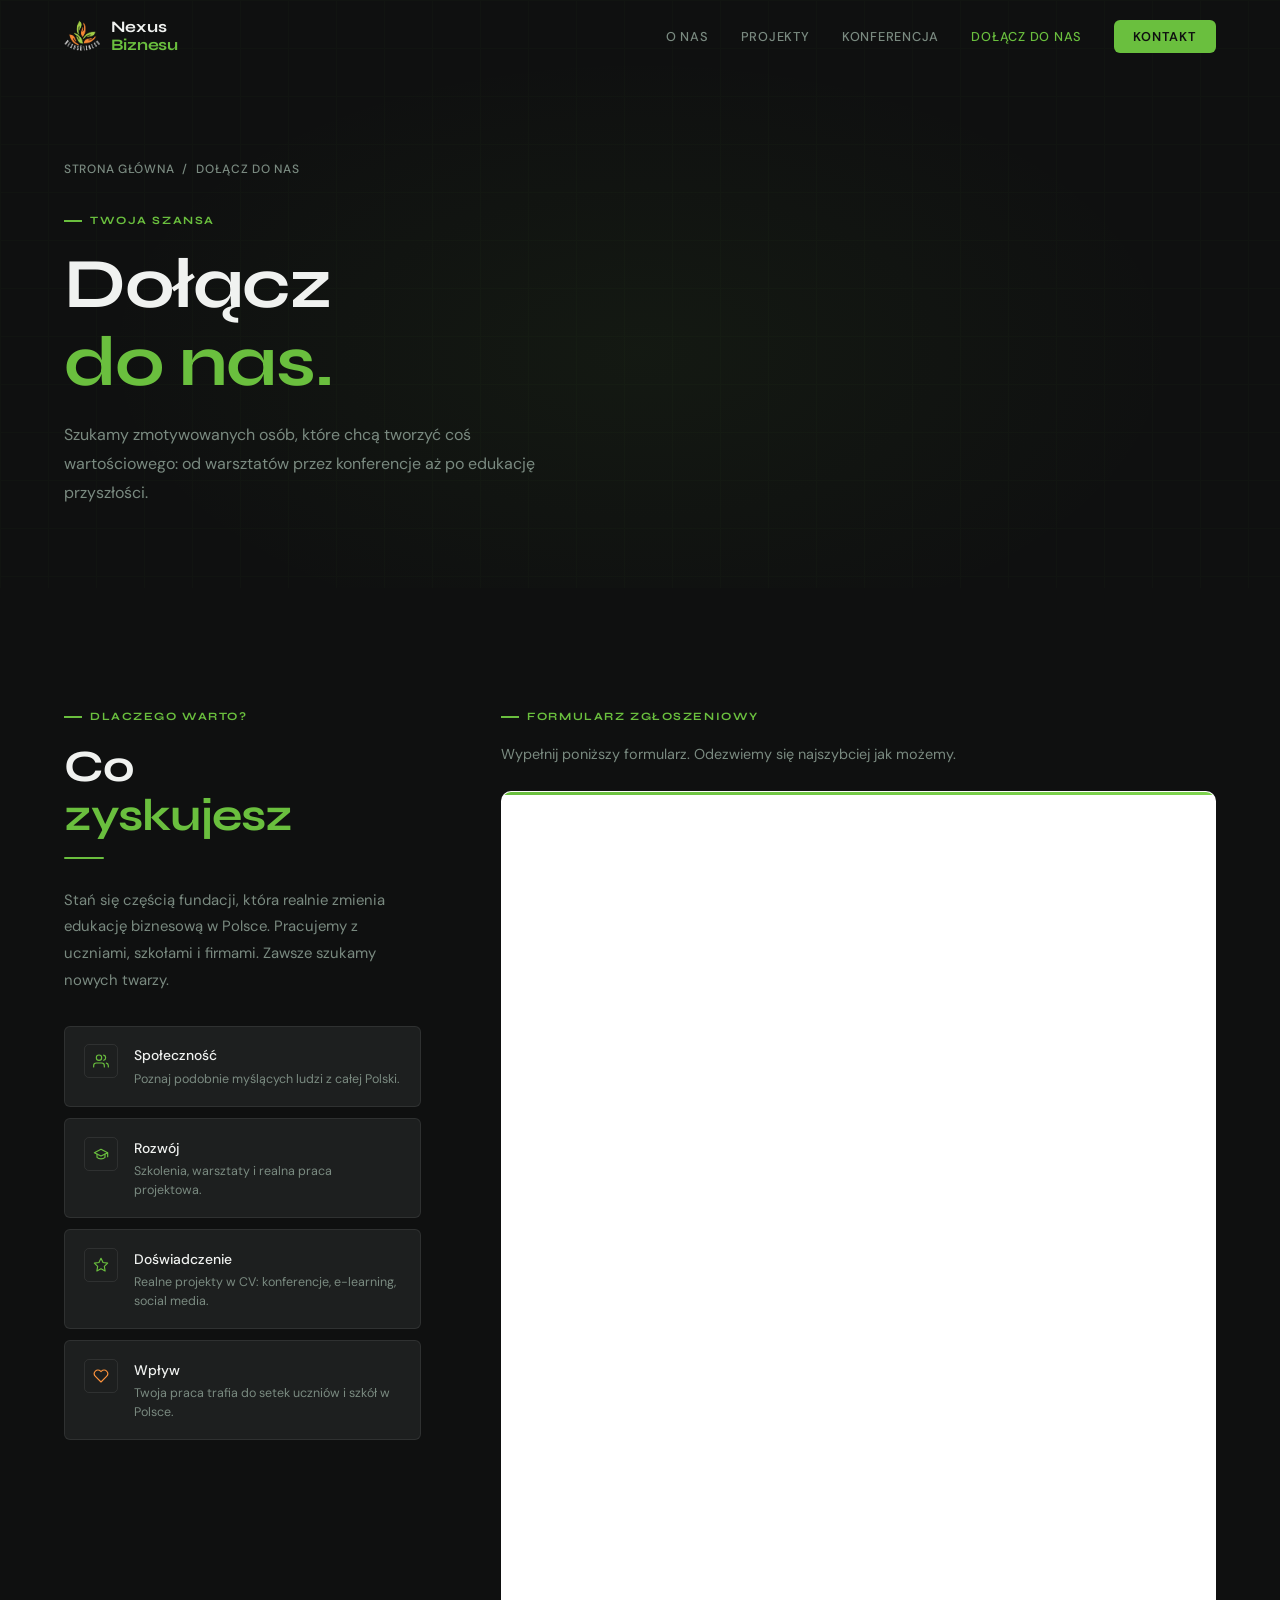
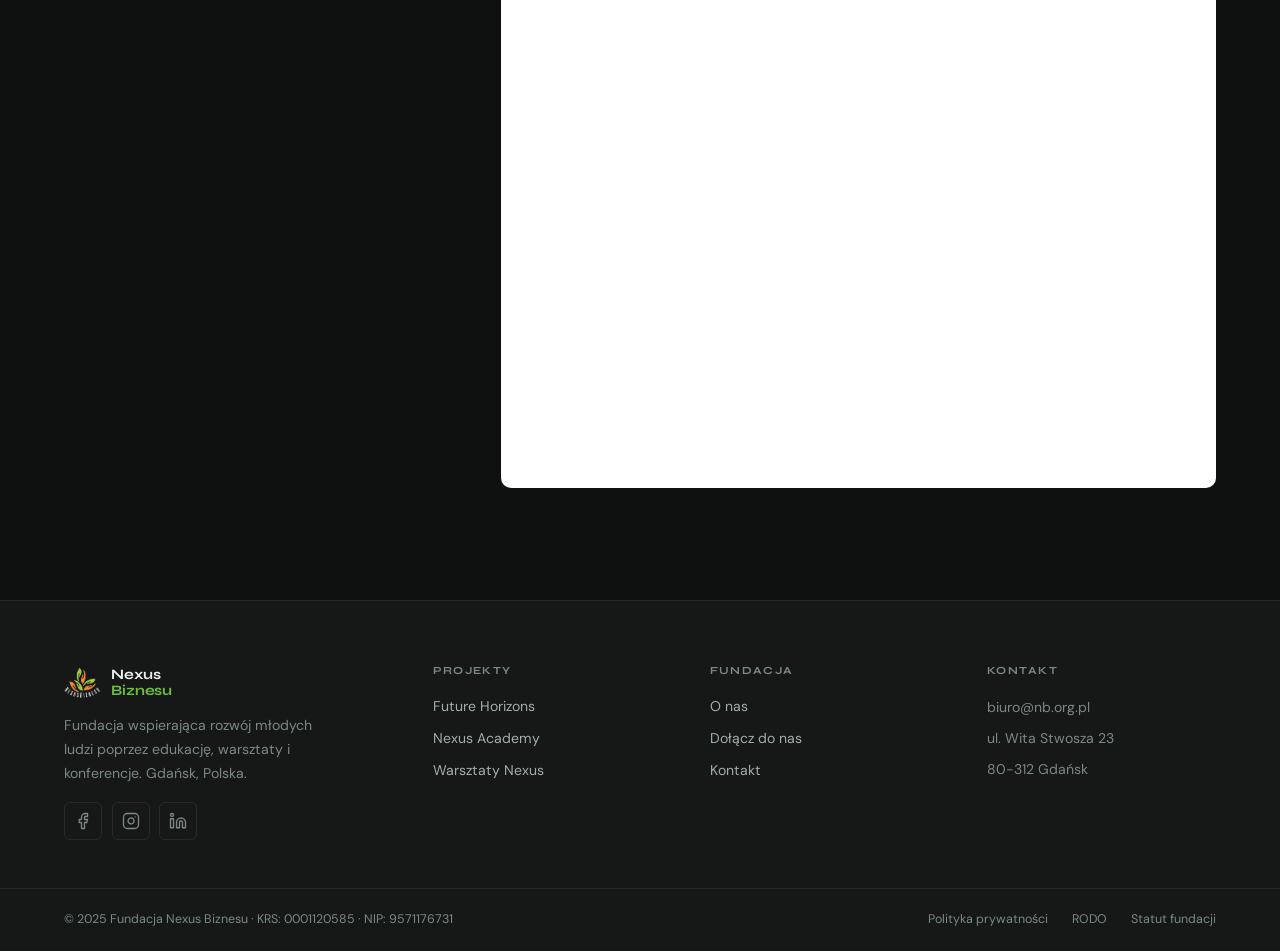
<file: dolacz-do-nas.html>
<!DOCTYPE html>
<html lang="pl">
<head>
  <meta charset="UTF-8" />
  <meta name="viewport" content="width=device-width, initial-scale=1.0" />
  <meta name="description" content="Dołącz do Fundacji Nexus Biznesu. Wypełnij formularz i zostań częścią naszego zespołu." />
  <title>Dołącz do nas | Fundacja Nexus Biznesu</title>
  <link rel="preconnect" href="https://fonts.googleapis.com" />
  <link rel="preconnect" href="https://fonts.gstatic.com" crossorigin />
  <link rel="icon" type="image/png" href="img/logo-light.png" />
  <link rel="apple-touch-icon" href="img/logo-light.png" />
  <link href="https://fonts.googleapis.com/css2?family=DM+Sans:opsz,wght@9..40,300..700&family=Syne:wght@400..800&display=swap" rel="stylesheet" />
  <link rel="stylesheet" href="style.css" />
  <style>
.join-layout {
  display: grid;
  grid-template-columns: 1fr 2fr;
  gap: 5rem;
  align-items: start;
}
.join-sidebar { position: sticky; top: 7rem; }
.join-sidebar h2 { margin-bottom: .5rem; }
.join-sidebar p { color: var(--muted); font-size: .93rem; line-height: 1.8; margin-bottom: 1.5rem; }
.perks { display: flex; flex-direction: column; gap: .7rem; margin-top: 2rem; }
.perk {
  display: flex; align-items: flex-start; gap: 1rem;
  padding: 1.1rem 1.2rem;
  background: var(--surface2);
  border: 1px solid var(--border);
  border-radius: var(--radius);
}
.perk-ic {
  width: 34px; height: 34px; flex-shrink: 0;
  border: 1px solid var(--border); border-radius: 5px;
  display: flex; align-items: center; justify-content: center;
  color: var(--green);
}
.perk-name { font-size: .87rem; font-weight: 500; margin-bottom: .15rem; }
.perk-desc { font-size: .78rem; color: var(--muted); line-height: 1.5; }
.form-wrapper {
  border: 1px solid var(--border);
  border-radius: var(--radius-lg);
  overflow: hidden;
  background: #fff;
  position: relative;
}
.form-wrapper::before {
  content: '';
  display: block;
  height: 3px;
  background: linear-gradient(90deg, var(--green), var(--green-hi));
}
.form-wrapper iframe {
  display: block;
  width: 100%;
  min-height: 1292px;
  border: none;
}
@media (max-width: 1024px) {
  .join-layout { grid-template-columns: 1fr; gap: 3rem; }
  .join-sidebar { position: static; }
}
</style>
</head>
<body>

<nav id="navbar">
  <a href="/" class="nav-logo">
    <img src="img/logo-light.png" alt="Nexus Biznesu logo" />
    <div class="nav-logo-text">Nexus<br><span>Biznesu</span></div>
  </a>
  <ul class="nav-links">
    <li><a href="o-nas">O nas</a></li>
    <li><a href="projekty">Projekty</a></li>
    <li><a href="future-horizons">Konferencja</a></li>
    <li><a href="dolacz-do-nas" class="active">Dołącz do nas</a></li>
    <li><a href="kontakt" class="nav-cta">Kontakt</a></li>
  </ul>
  <button class="hamburger" id="hamburger" aria-label="Menu" onclick="toggleNav()">
    <span></span><span></span><span></span>
  </button>
</nav>

<div class="mobile-menu" id="mobileMenu">
  <a href="/" onclick="closeNav()">Strona główna</a>
  <a href="o-nas" onclick="closeNav()">O nas</a>
  <a href="projekty" onclick="closeNav()">Projekty</a>
  <a href="future-horizons" onclick="closeNav()">Konferencja</a>
  <a href="dolacz-do-nas" onclick="closeNav()">Dołącz do nas</a>
  <a href="kontakt" onclick="closeNav()">Kontakt</a>
</div>

<div class="page-hero">
  <div class="page-hero-bg" style="background:radial-gradient(ellipse at 50% 60%,rgba(106,191,62,.05) 0%,transparent 60%),linear-gradient(to bottom,var(--bg),var(--bg));"></div>
  <div class="page-hero-grid"></div>
  <div class="page-hero-inner">
    <div class="breadcrumb"><a href="/">Strona główna</a> <span>/</span> <span>Dołącz do nas</span></div>
    <span class="label reveal">Twoja szansa</span>
    <h1 class="reveal d1">Dołącz<br><em>do nas.</em></h1>
    <p class="reveal d2" style="color:var(--muted);font-size:1rem;line-height:1.8;max-width:520px;">Szukamy zmotywowanych osób, które chcą tworzyć coś wartościowego: od warsztatów przez konferencje aż po edukację przyszłości.</p>
  </div>
</div>

<section class="section">
  <div class="join-layout">
    <div class="join-sidebar">
      <span class="label reveal">Dlaczego warto?</span>
      <h2 class="reveal d1">Co<br><em>zyskujesz</em></h2>
      <div class="rule reveal d1"></div>
      <p class="reveal d2">Stań się częścią fundacji, która realnie zmienia edukację biznesową w Polsce. Pracujemy z uczniami, szkołami i firmami. Zawsze szukamy nowych twarzy.</p>
      <div class="perks reveal d2">
        <div class="perk">
          <div class="perk-ic">
            <span class="icon" style="width:16px;height:16px"><svg viewBox="0 0 24 24"><path d="M17 21v-2a4 4 0 0 0-4-4H5a4 4 0 0 0-4 4v2"/><circle cx="9" cy="7" r="4"/><path d="M23 21v-2a4 4 0 0 0-3-3.87"/><path d="M16 3.13a4 4 0 0 1 0 7.75"/></svg></span>
          </div>
          <div>
            <div class="perk-name">Społeczność</div>
            <div class="perk-desc">Poznaj podobnie myślących ludzi z całej Polski.</div>
          </div>
        </div>
        <div class="perk">
          <div class="perk-ic">
            <span class="icon" style="width:16px;height:16px"><svg viewBox="0 0 24 24"><path d="M22 10v6M2 10l10-5 10 5-10 5z"/><path d="M6 12v5c3 3 9 3 12 0v-5"/></svg></span>
          </div>
          <div>
            <div class="perk-name">Rozwój</div>
            <div class="perk-desc">Szkolenia, warsztaty i realna praca projektowa.</div>
          </div>
        </div>
        <div class="perk">
          <div class="perk-ic">
            <span class="icon" style="width:16px;height:16px"><svg viewBox="0 0 24 24"><polygon points="12 2 15.09 8.26 22 9.27 17 14.14 18.18 21.02 12 17.77 5.82 21.02 7 14.14 2 9.27 8.91 8.26 12 2"/></svg></span>
          </div>
          <div>
            <div class="perk-name">Doświadczenie</div>
            <div class="perk-desc">Realne projekty w CV: konferencje, e-learning, social media.</div>
          </div>
        </div>
        <div class="perk">
          <div class="perk-ic" style="color:var(--orange)">
            <span class="icon" style="width:16px;height:16px"><svg viewBox="0 0 24 24"><path d="M20.42 4.58a5.4 5.4 0 0 0-7.65 0l-.77.78-.77-.78a5.4 5.4 0 0 0-7.65 0C1.46 6.7 1.33 10.28 4 13l8 8 8-8c2.67-2.72 2.54-6.3.42-8.42z"/></svg></span>
          </div>
          <div>
            <div class="perk-name">Wpływ</div>
            <div class="perk-desc">Twoja praca trafia do setek uczniów i szkół w Polsce.</div>
          </div>
        </div>
      </div>
    </div>

    <div class="reveal d1">
      <span class="label">Formularz zgłoszeniowy</span>
      <p style="color:var(--muted);font-size:.9rem;margin-bottom:1.5rem;">Wypełnij poniższy formularz. Odezwiemy się najszybciej jak możemy.</p>
      <div class="form-wrapper">
        <iframe
          src="https://docs.google.com/forms/d/e/1FAIpQLSea4-qziVWtj1q5NMey9IqjJyPxUBMBKc51SbyHp69rijnP7g/viewform?embedded=true"
          width="640"
          height="1292"
          frameborder="0"
          marginheight="0"
          marginwidth="0"
          title="Formularz zgłoszeniowy: Dołącz do Fundacji Nexus Biznesu"
        >Ładuję&hellip;</iframe>
      </div>
    </div>
  </div>
</section>

<footer>
  <div class="footer-main">
    <div class="footer-brand">
      <a href="/" class="nav-logo">
        <img src="img/logo-light.png" alt="Nexus Biznesu" style="height:36px;width:36px" />
        <div class="nav-logo-text" style="font-size:.9rem">Nexus<br><span>Biznesu</span></div>
      </a>
      <p>Fundacja wspierająca rozwój młodych ludzi poprzez edukację, warsztaty i konferencje. Gdańsk, Polska.</p>
      <div style="display:flex;gap:.6rem;margin-top:1rem;">
        <a href="https://www.facebook.com/nexusbiznesu" target="_blank" rel="noopener" class="soc-icon-btn" title="Facebook"><span class="icon" style="width:18px;height:18px"><svg viewBox="0 0 24 24"><path d="M18 2h-3a5 5 0 0 0-5 5v3H7v4h3v8h4v-8h3l1-4h-4V7a1 1 0 0 1 1-1h3z"/></svg></span></a>
        <a href="https://www.instagram.com/nexusbiznesu/" target="_blank" rel="noopener" class="soc-icon-btn" title="Instagram"><span class="icon" style="width:18px;height:18px"><svg viewBox="0 0 24 24"><rect x="2" y="2" width="20" height="20" rx="5" ry="5"/><path d="M16 11.37A4 4 0 1 1 12.63 8 4 4 0 0 1 16 11.37z"/><line x1="17.5" y1="6.5" x2="17.51" y2="6.5"/></svg></span></a>
        <a href="https://www.linkedin.com/company/fundacja-nexus-biznesu" target="_blank" rel="noopener" class="soc-icon-btn" title="LinkedIn"><span class="icon" style="width:18px;height:18px"><svg viewBox="0 0 24 24"><path d="M16 8a6 6 0 0 1 6 6v7h-4v-7a2 2 0 0 0-2-2 2 2 0 0 0-2 2v7h-4v-7a6 6 0 0 1 6-6z"/><rect x="2" y="9" width="4" height="12"/><circle cx="4" cy="4" r="2"/></svg></span></a>
      </div>
    </div>
    <div class="footer-col">
      <h5>Projekty</h5>
      <a href="future-horizons">Future Horizons</a>
      <a href="projekty#academy">Nexus Academy</a>
      <a href="projekty#warsztaty">Warsztaty Nexus</a>
    </div>
    <div class="footer-col">
      <h5>Fundacja</h5>
      <a href="o-nas">O nas</a>
      <a href="dolacz-do-nas">Dołącz do nas</a>
      <a href="kontakt">Kontakt</a>
    </div>
    <div class="footer-col">
      <h5>Kontakt</h5>
      <p>biuro@nb.org.pl</p>
      <p>ul. Wita Stwosza 23</p>
      <p>80-312 Gdańsk</p>
    </div>
  </div>
  <div class="footer-bottom">
    <p>© 2025 Fundacja Nexus Biznesu · KRS: 0001120585 · NIP: 9571176731</p>
    <div class="footer-legal">
      <a href="polityka-prywatnosci">Polityka prywatności</a>
      <a href="rodo">RODO</a>
      <a href="data/NexusBiznesu_statut_tekstJednolity.pdf" target="_blank" rel="noopener">Statut fundacji</a>
    </div>
  </div>
</footer>

<script>
const nav = document.getElementById('navbar');
if (nav) {
  window.addEventListener('scroll', () => nav.classList.toggle('scrolled', window.scrollY > 60));
  nav.classList.toggle('scrolled', window.scrollY > 60);
}

function toggleNav() {
  const m = document.getElementById('mobileMenu'), b = document.getElementById('hamburger');
  if (!m || !b) return;
  m.classList.toggle('open'); b.classList.toggle('open');
  document.body.style.overflow = m.classList.contains('open') ? 'hidden' : '';
}
function closeNav() {
  const m = document.getElementById('mobileMenu'), b = document.getElementById('hamburger');
  if (!m || !b) return;
  m.classList.remove('open'); b.classList.remove('open');
  document.body.style.overflow = '';
}

const observer = new IntersectionObserver(entries => {
  entries.forEach(e => { if (e.isIntersecting) { e.target.classList.add('visible'); observer.unobserve(e.target); } });
}, { threshold: 0.08 });
document.querySelectorAll('.reveal').forEach(el => observer.observe(el));
</script>
</body>
</html>
</file>
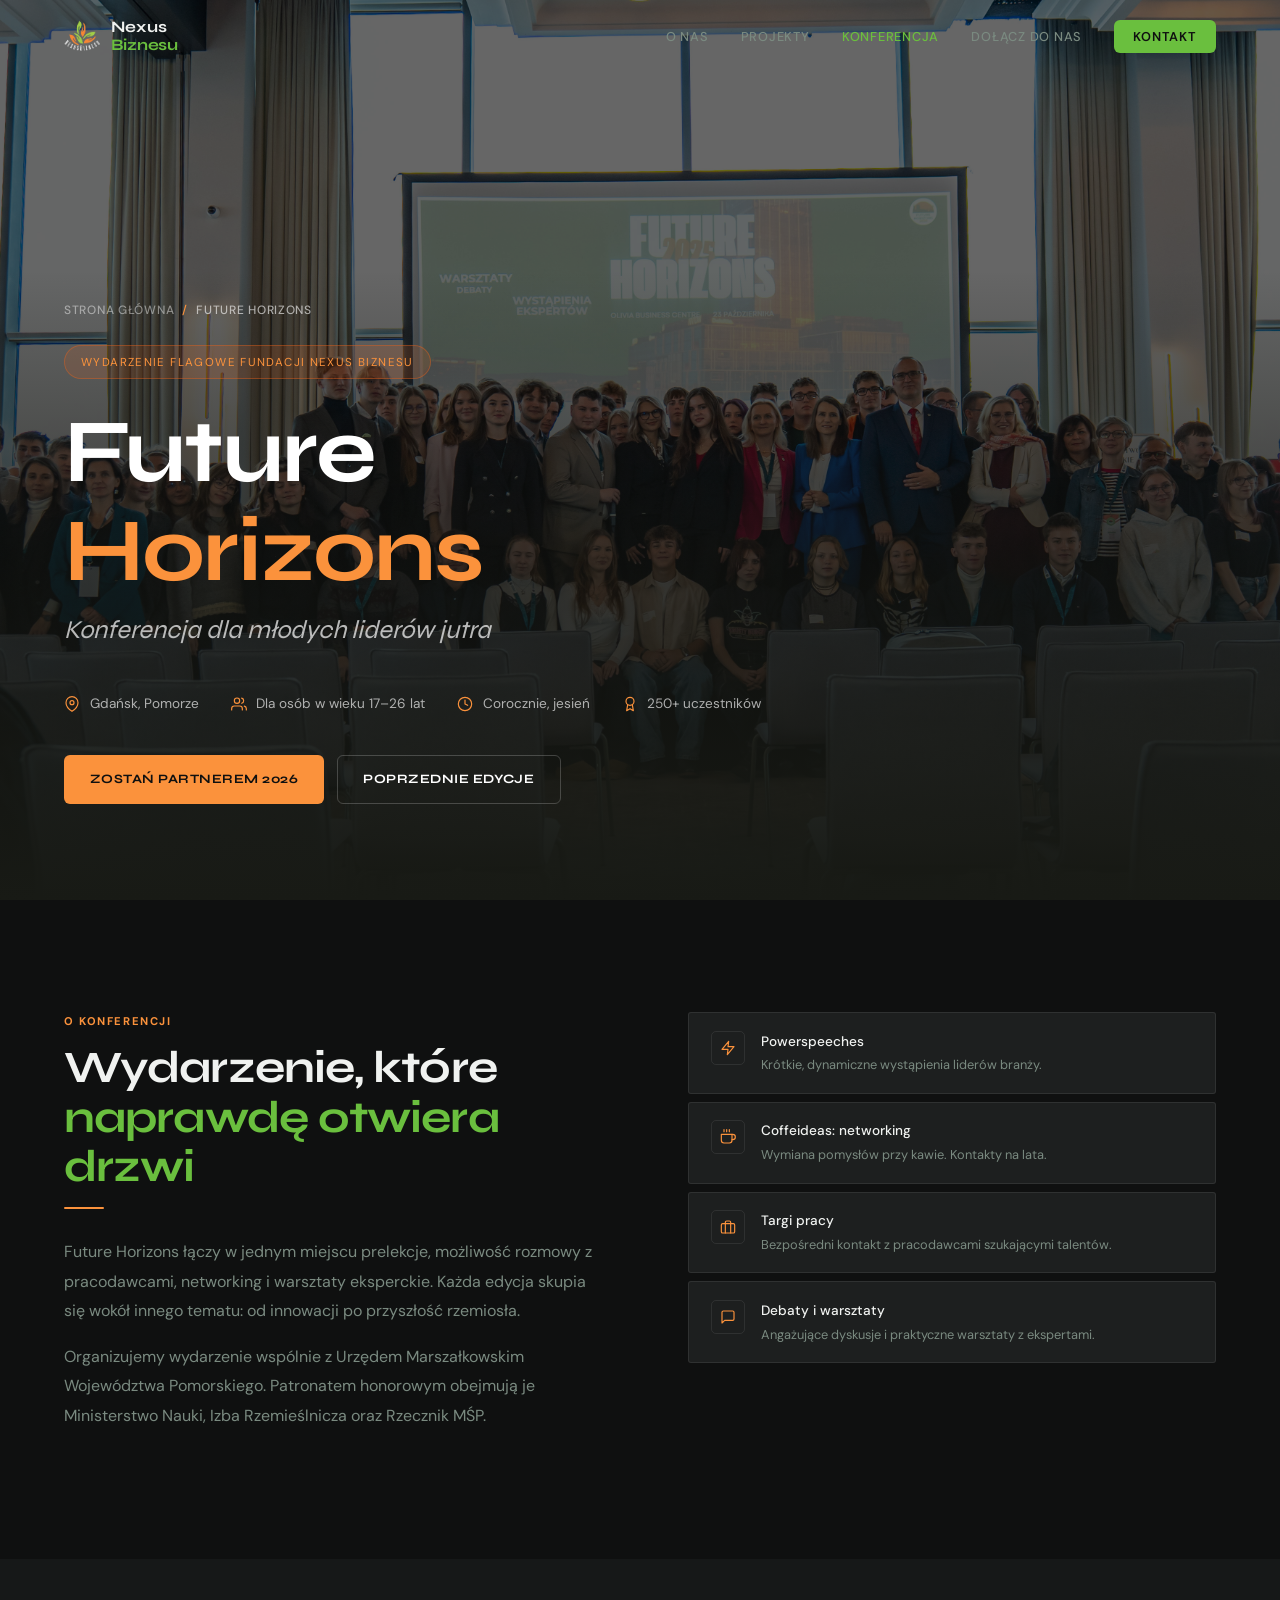
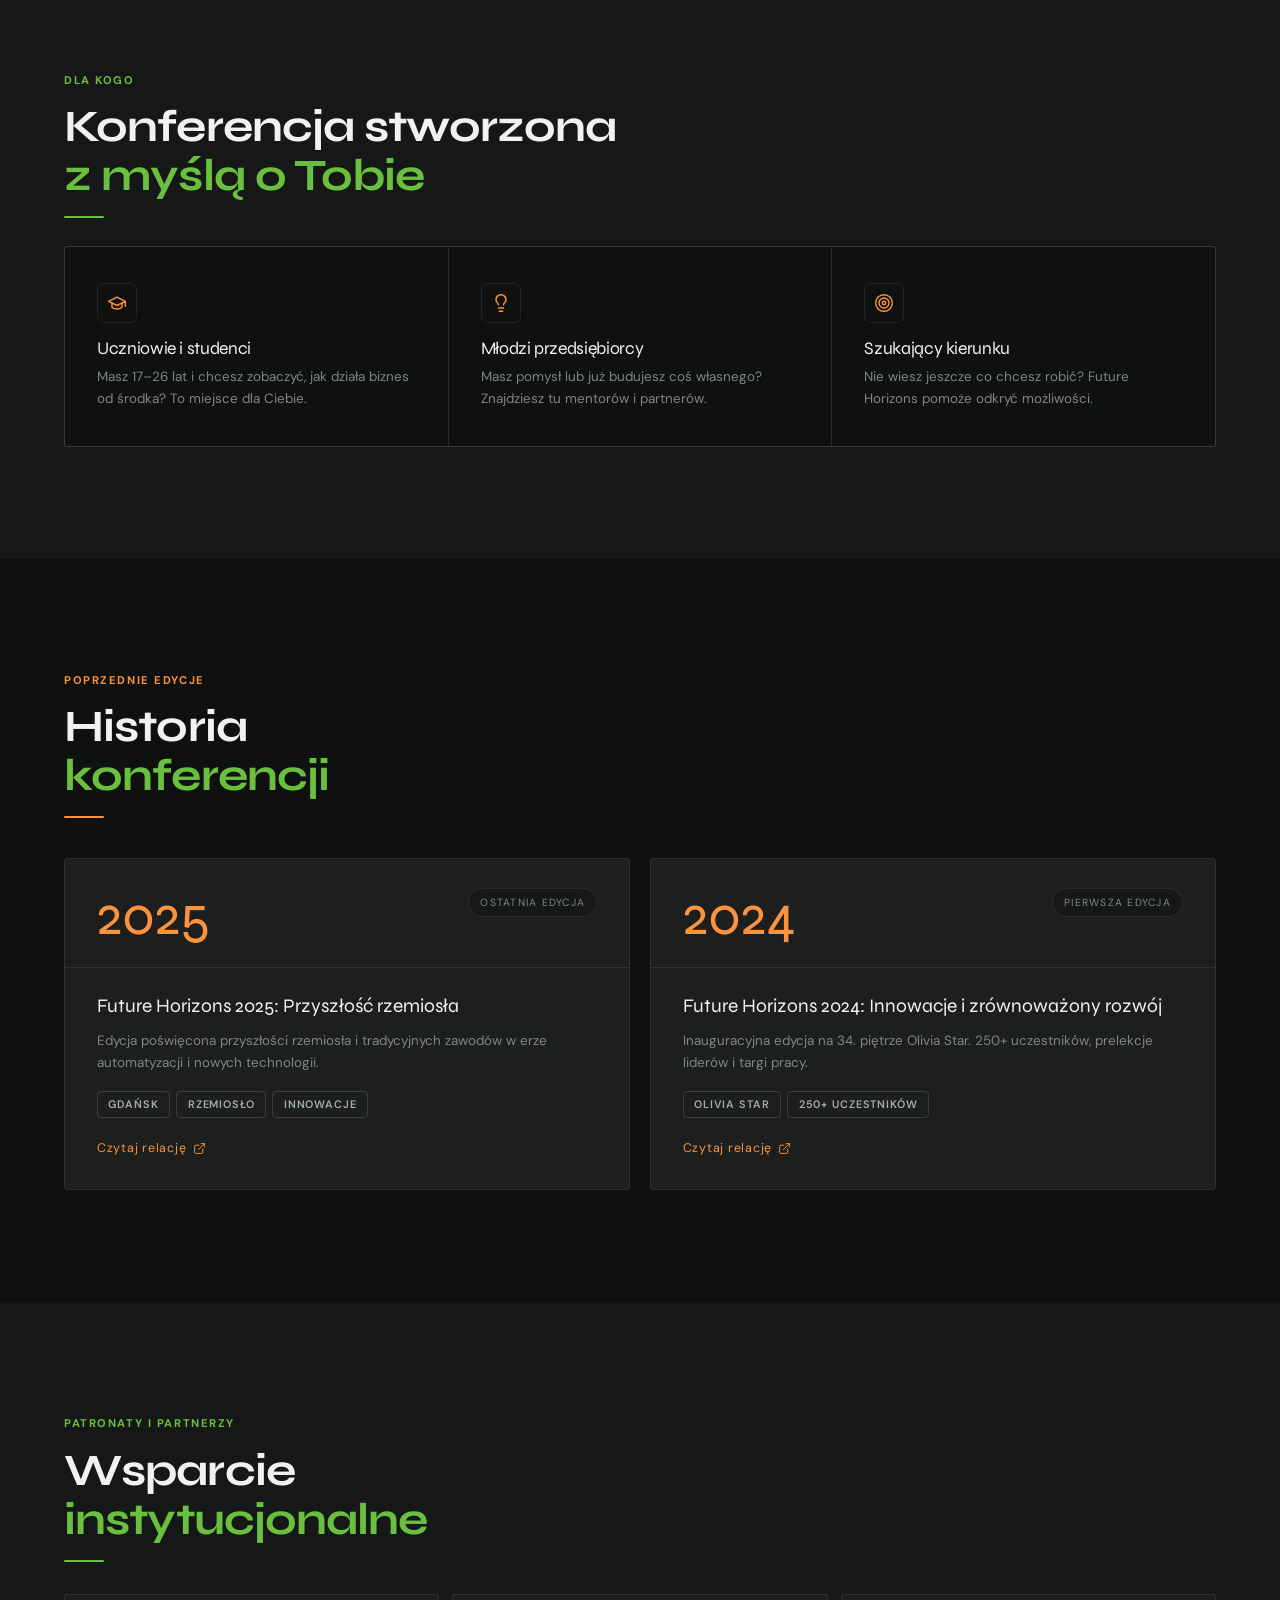
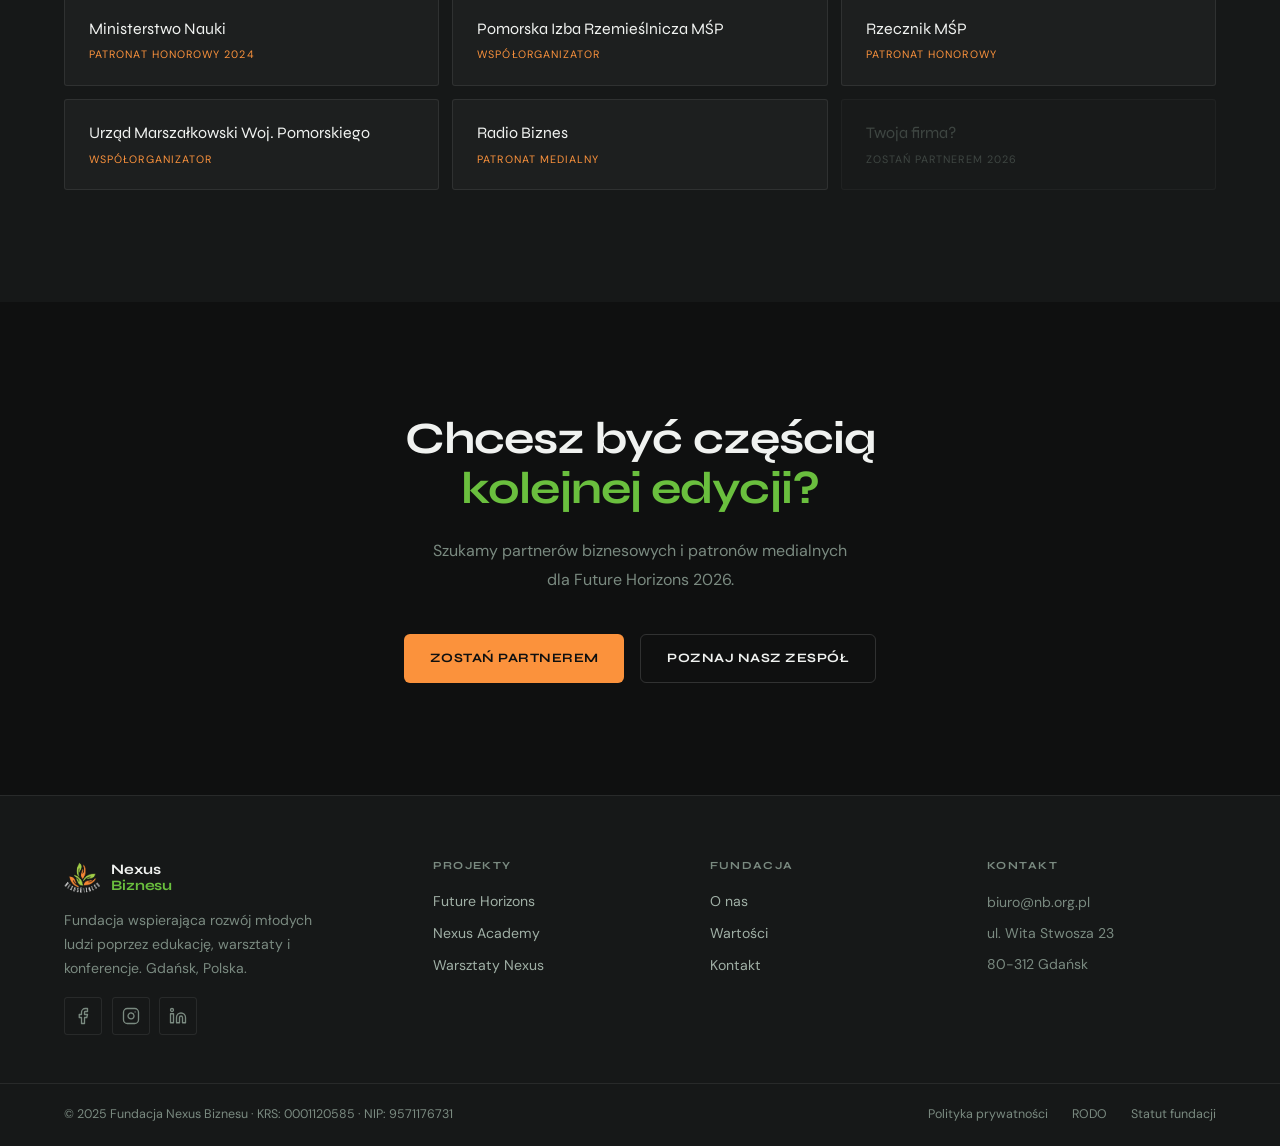
<file: future-horizons.html>
<!DOCTYPE html>
<html lang="pl">
<head>
  <meta charset="UTF-8" />
  <meta name="viewport" content="width=device-width, initial-scale=1.0" />
  <meta name="description" content="Coroczna konferencja dla młodych liderów w Gdańsku." />
  <title>Future Horizons | Fundacja Nexus Biznesu</title>
  <link rel="preconnect" href="https://fonts.googleapis.com" />
  <link rel="preconnect" href="https://fonts.gstatic.com" crossorigin />
  <link rel="icon" type="image/png" href="img/logo-light.png" />
  <link rel="apple-touch-icon" href="img/logo-light.png" />
  <link href="https://fonts.googleapis.com/css2?family=DM+Sans:opsz,wght@9..40,300..700&family=Syne:wght@400..800&display=swap" rel="stylesheet" />
  <link rel="stylesheet" href="style.css" />
  <style>
.soc-icon-btn{display:flex;align-items:center;justify-content:center;width:38px;height:38px;border:1px solid var(--border);border-radius:3px;color:var(--muted);text-decoration:none;transition:all .2s;}.soc-icon-btn:hover{border-color:var(--green);color:var(--green);}

#conf-hero{min-height:100vh;position:relative;display:flex;align-items:flex-end;padding:0;}
.conf-hero-img{position:absolute;inset:0;background-image:url('img/future_horizons.jpg');background-size:cover;background-position:center 30%;filter:brightness(.4);}
.conf-hero-overlay{position:absolute;inset:0;background:linear-gradient(to top,rgba(24,26,21,1) 0%,rgba(24,26,21,.5) 40%,transparent 70%);}
.conf-hero-content{position:relative;z-index:2;padding:5rem 4rem 6rem;max-width:900px;}
.conf-badge{display:inline-flex;align-items:center;gap:.5rem;background:rgba(232,98,26,.15);border:1px solid rgba(232,98,26,.4);color:var(--orange);font-size:.72rem;letter-spacing:.12em;text-transform:uppercase;padding:.4rem 1rem;border-radius:100px;margin-bottom:1.5rem;}
#conf-hero h1{font-size:clamp(3.5rem,7vw,6rem);color:#fff;margin-bottom:.5rem;}
#conf-hero h1 em{color:var(--orange);}
.conf-sub{font-family:var(--fd);font-size:clamp(1.1rem,2vw,1.6rem);font-weight:300;color:rgba(255,255,255,.7);margin-bottom:2.5rem;font-style:italic;}
.conf-meta{display:flex;gap:2rem;flex-wrap:wrap;margin-bottom:2.5rem;}
.conf-meta-item{display:flex;align-items:center;gap:.6rem;font-size:.85rem;color:rgba(255,255,255,.65);}
.conf-meta-item .icon svg{stroke:var(--orange);}

.what-grid{display:grid;grid-template-columns:1fr 1fr;gap:6rem;align-items:start;}
.what-body p{color:var(--muted);line-height:1.85;margin-bottom:1rem;}
.format-list{display:flex;flex-direction:column;gap:.5rem;}
.fmt{display:flex;gap:1rem;align-items:flex-start;padding:1.1rem 1.4rem;background:var(--surface2);border:1px solid var(--border);border-radius:3px;transition:border-color .2s;}
.fmt:hover{border-color:rgba(232,98,26,.25);}
.fmt-ic{width:34px;height:34px;border:1px solid var(--border);border-radius:5px;display:flex;align-items:center;justify-content:center;color:var(--orange);flex-shrink:0;}
.fmt-title{font-size:.85rem;font-weight:500;margin-bottom:.15rem;}
.fmt-desc{font-size:.8rem;color:var(--muted);line-height:1.55;}

.editions-grid{display:grid;grid-template-columns:1fr 1fr;gap:1.2rem;margin-top:2.5rem;}
.edition-card{background:var(--surface2);border:1px solid var(--border);border-radius:4px;overflow:hidden;text-decoration:none;color:var(--text);transition:border-color .3s,transform .3s;display:block;}
.edition-card:hover{border-color:rgba(232,98,26,.4);transform:translateY(-3px);}
.ec-head{padding:1.8rem 2rem 1.4rem;border-bottom:1px solid var(--border);display:flex;justify-content:space-between;align-items:flex-start;}
.ec-year{font-family:var(--fd);font-size:3.5rem;font-weight:300;color:var(--orange);line-height:1;}
.ec-label{font-size:.65rem;letter-spacing:.12em;text-transform:uppercase;color:var(--muted);background:var(--surface);border:1px solid var(--border);padding:.3rem .7rem;border-radius:100px;}
.ec-body{padding:1.4rem 2rem 1.8rem;}
.ec-title{font-family:var(--fd);font-size:1.2rem;font-weight:400;margin-bottom:.5rem;}
.ec-desc{font-size:.84rem;color:var(--muted);line-height:1.7;margin-bottom:1rem;}
.ec-link{display:inline-flex;align-items:center;gap:.4rem;font-size:.78rem;color:var(--orange);letter-spacing:.06em;transition:gap .2s;text-decoration:none;}
.ec-link:hover{gap:.7rem;}

.target-grid{display:grid;grid-template-columns:repeat(3,1fr);gap:1px;background:var(--border);border:1px solid var(--border);border-radius:3px;overflow:hidden;}
.tg{background:var(--bg);padding:2.2rem 2rem;transition:background .3s;}
.tg:hover{background:var(--surface2);}
.tg-icon{width:40px;height:40px;border:1px solid var(--border);border-radius:7px;display:flex;align-items:center;justify-content:center;color:var(--orange);margin-bottom:1rem;}
.tg h4{font-family:var(--fd);font-size:1.1rem;font-weight:400;margin-bottom:.5rem;}
.tg p{font-size:.84rem;color:var(--muted);line-height:1.65;}

.patron-grid{display:grid;grid-template-columns:repeat(3,1fr);gap:.8rem;margin-top:2rem;}
.patron{padding:1.3rem 1.5rem;background:var(--surface2);border:1px solid var(--border);border-radius:3px;transition:border-color .2s;}
.patron:hover{border-color:rgba(232,98,26,.2);}
.patron-name{font-family:var(--fd);font-size:1rem;font-weight:400;margin-bottom:.25rem;}
.patron-type{font-size:.67rem;color:var(--orange);letter-spacing:.1em;text-transform:uppercase;}

@media(max-width:900px){
  .conf-hero-content{padding:5rem 1.5rem 4rem;}
  .what-grid{grid-template-columns:1fr;gap:3rem;}
  .editions-grid{grid-template-columns:1fr;}
  .target-grid{grid-template-columns:1fr;}
  .patron-grid{grid-template-columns:1fr 1fr;}
}
@media(max-width:540px){.patron-grid{grid-template-columns:1fr;}}
</style>
</head>
<body>
<nav id="navbar">
  <a href="/" class="nav-logo">
    <img src="img/logo-light.png" alt="Nexus Biznesu logo" />
    <div class="nav-logo-text">Nexus<br><span>Biznesu</span></div>
  </a>
  <ul class="nav-links">
    <li><a href="o-nas">O nas</a></li>
    <li><a href="projekty">Projekty</a></li>
    <li><a href="future-horizons" class="active">Konferencja</a></li>
    <li><a href="dolacz-do-nas">Dołącz do nas</a></li>
    <li><a href="kontakt" class="nav-cta">Kontakt</a></li>
  </ul>
  <button class="hamburger" id="hamburger" aria-label="Menu" onclick="toggleNav()">
    <span></span><span></span><span></span>
  </button>
</nav>
<div class="mobile-menu" id="mobileMenu">
  <a href="/" onclick="closeNav()">Strona główna</a>
  <a href="o-nas" onclick="closeNav()">O nas</a>
  <a href="projekty" onclick="closeNav()">Projekty</a>
  <a href="future-horizons" onclick="closeNav()">Konferencja</a>
  <a href="dolacz-do-nas" onclick="closeNav()">Dołącz do nas</a>
  <a href="kontakt" onclick="closeNav()">Kontakt</a>
</div>

<section id="conf-hero">
  <div class="conf-hero-img"></div>
  <div class="conf-hero-overlay"></div>
  <div class="conf-hero-content">
    <div class="breadcrumb" style="margin-bottom:1.5rem;"><a href="/" style="color:rgba(255,255,255,.45)">Strona główna</a> <span style="color:var(--orange)">/</span> <span style="color:rgba(255,255,255,.6)">Future Horizons</span></div>
    <div class="conf-badge">Wydarzenie flagowe Fundacji Nexus Biznesu</div>
    <h1 class="reveal">Future<br><em>Horizons</em></h1>
    <p class="conf-sub reveal d1">Konferencja dla młodych liderów jutra</p>
    <div class="conf-meta reveal d2">
      <div class="conf-meta-item"><span class="icon" style="width:16px;height:16px"><svg viewBox="0 0 24 24"><path d="M21 10c0 7-9 13-9 13s-9-6-9-13a9 9 0 0 1 18 0z"/><circle cx="12" cy="10" r="3"/></svg></span> Gdańsk, Pomorze</div>
      <div class="conf-meta-item"><span class="icon" style="width:16px;height:16px"><svg viewBox="0 0 24 24"><path d="M17 21v-2a4 4 0 0 0-4-4H5a4 4 0 0 0-4 4v2"/><circle cx="9" cy="7" r="4"/><path d="M23 21v-2a4 4 0 0 0-3-3.87"/><path d="M16 3.13a4 4 0 0 1 0 7.75"/></svg></span> Dla osób w wieku 17–26 lat</div>
      <div class="conf-meta-item"><span class="icon" style="width:16px;height:16px"><svg viewBox="0 0 24 24"><circle cx="12" cy="12" r="10"/><polyline points="12 6 12 12 16 14"/></svg></span> Corocznie, jesień</div>
      <div class="conf-meta-item"><span class="icon" style="width:16px;height:16px"><svg viewBox="0 0 24 24"><circle cx="12" cy="8" r="6"/><path d="M15.477 12.89L17 22l-5-3-5 3 1.523-9.11"/></svg></span> 250+ uczestników</div>
    </div>
    <div class="reveal d3" style="display:flex;gap:.8rem;flex-wrap:wrap;">
      <a href="kontakt" class="btn btn-orange">Zostań partnerem 2026</a>
      <a href="#editions" class="btn btn-ghost" style="color:#fff;border-color:rgba(255,255,255,.2)">Poprzednie edycje</a>
    </div>
  </div>
</section>

<section class="section">
  <div class="what-grid">
    <div class="what-body">
      <span class="section-eyebrow o reveal">O konferencji</span>
      <h2 class="reveal d1">Wydarzenie, które<br><em>naprawdę otwiera drzwi</em></h2>
      <div class="rule o reveal d1"></div>
      <p class="reveal d2">Future Horizons łączy w jednym miejscu prelekcje, możliwość rozmowy z pracodawcami, networking i warsztaty eksperckie. Każda edycja skupia się wokół innego tematu: od innowacji po przyszłość rzemiosła.</p>
      <p class="reveal d2">Organizujemy wydarzenie wspólnie z Urzędem Marszałkowskim Województwa Pomorskiego. Patronatem honorowym obejmują je Ministerstwo Nauki, Izba Rzemieślnicza oraz Rzecznik MŚP.</p>
    </div>
    <div class="format-list reveal d2">
      <div class="fmt"><div class="fmt-ic"><span class="icon" style="width:16px;height:16px"><svg viewBox="0 0 24 24"><polygon points="13 2 3 14 12 14 11 22 21 10 12 10 13 2"/></svg></span></div><div><div class="fmt-title">Powerspeeches</div><div class="fmt-desc">Krótkie, dynamiczne wystąpienia liderów branży.</div></div></div>
      <div class="fmt"><div class="fmt-ic"><span class="icon" style="width:16px;height:16px"><svg viewBox="0 0 24 24"><path d="M18 8h1a4 4 0 0 1 0 8h-1"/><path d="M2 8h16v9a4 4 0 0 1-4 4H6a4 4 0 0 1-4-4V8z"/><line x1="6" y1="1" x2="6" y2="4"/><line x1="10" y1="1" x2="10" y2="4"/><line x1="14" y1="1" x2="14" y2="4"/></svg></span></div><div><div class="fmt-title">Coffeideas: networking</div><div class="fmt-desc">Wymiana pomysłów przy kawie. Kontakty na lata.</div></div></div>
      <div class="fmt"><div class="fmt-ic"><span class="icon" style="width:16px;height:16px"><svg viewBox="0 0 24 24"><rect x="2" y="7" width="20" height="14" rx="2" ry="2"/><path d="M16 21V5a2 2 0 0 0-2-2h-4a2 2 0 0 0-2 2v16"/></svg></span></div><div><div class="fmt-title">Targi pracy</div><div class="fmt-desc">Bezpośredni kontakt z pracodawcami szukającymi talentów.</div></div></div>
      <div class="fmt"><div class="fmt-ic"><span class="icon" style="width:16px;height:16px"><svg viewBox="0 0 24 24"><path d="M21 15a2 2 0 0 1-2 2H7l-4 4V5a2 2 0 0 1 2-2h14a2 2 0 0 1 2 2z"/></svg></span></div><div><div class="fmt-title">Debaty i warsztaty</div><div class="fmt-desc">Angażujące dyskusje i praktyczne warsztaty z ekspertami.</div></div></div>
    </div>
  </div>
</section>

<section class="section section-alt">
  <span class="section-eyebrow reveal">Dla kogo</span>
  <h2 class="reveal d1">Konferencja stworzona<br><em>z myślą o Tobie</em></h2>
  <div class="rule reveal d1"></div>
  <div class="target-grid reveal d2">
    <div class="tg"><div class="tg-icon"><span class="icon" style="width:20px;height:20px"><svg viewBox="0 0 24 24"><path d="M22 10v6M2 10l10-5 10 5-10 5z"/><path d="M6 12v5c3 3 9 3 12 0v-5"/></svg></span></div><h4>Uczniowie i studenci</h4><p>Masz 17–26 lat i chcesz zobaczyć, jak działa biznes od środka? To miejsce dla Ciebie.</p></div>
    <div class="tg"><div class="tg-icon"><span class="icon" style="width:20px;height:20px"><svg viewBox="0 0 24 24"><line x1="9" y1="18" x2="15" y2="18"/><line x1="10" y1="22" x2="14" y2="22"/><path d="M15.09 14c.18-.98.65-1.74 1.41-2.5A4.65 4.65 0 0 0 18 8 6 6 0 0 0 6 8c0 1 .23 2.23 1.5 3.5A4.61 4.61 0 0 1 8.91 14"/></svg></span></div><h4>Młodzi przedsiębiorcy</h4><p>Masz pomysł lub już budujesz coś własnego? Znajdziesz tu mentorów i partnerów.</p></div>
    <div class="tg"><div class="tg-icon"><span class="icon" style="width:20px;height:20px"><svg viewBox="0 0 24 24"><circle cx="12" cy="12" r="10"/><circle cx="12" cy="12" r="6"/><circle cx="12" cy="12" r="2"/></svg></span></div><h4>Szukający kierunku</h4><p>Nie wiesz jeszcze co chcesz robić? Future Horizons pomoże odkryć możliwości.</p></div>
  </div>
</section>

<section class="section" id="editions">
  <span class="section-eyebrow o reveal">Poprzednie edycje</span>
  <h2 class="reveal d1">Historia<br><em>konferencji</em></h2>
  <div class="rule o reveal d1"></div>
  <div class="editions-grid">
    <a href="https://www.gdansk.pl/wiadomosci/Jaka-jest-przyszlosc-rzemiosla-Konferencja-Future-Horizons-2025,a,298245" target="_blank" rel="noopener" class="edition-card reveal d1">
      <div class="ec-head"><div class="ec-year">2025</div><div class="ec-label">Ostatnia edycja</div></div>
      <div class="ec-body"><div class="ec-title">Future Horizons 2025: Przyszłość rzemiosła</div><p class="ec-desc">Edycja poświęcona przyszłości rzemiosła i tradycyjnych zawodów w erze automatyzacji i nowych technologii.</p><div style="display:flex;flex-wrap:wrap;gap:.4rem;margin-bottom:1rem;"><span class="tag">Gdańsk</span><span class="tag">Rzemiosło</span><span class="tag">Innowacje</span></div><span class="ec-link">Czytaj relację <span class="icon" style="width:13px;height:13px"><svg viewBox="0 0 24 24"><path d="M18 13v6a2 2 0 0 1-2 2H5a2 2 0 0 1-2-2V8a2 2 0 0 1 2-2h6"/><polyline points="15 3 21 3 21 9"/><line x1="10" y1="14" x2="21" y2="3"/></svg></span></span></div>
    </a>
    <a href="https://radiobiznes.com/aktualnosci/konferencja-future-horizons-2024/" target="_blank" rel="noopener" class="edition-card reveal d2">
      <div class="ec-head"><div class="ec-year">2024</div><div class="ec-label">Pierwsza edycja</div></div>
      <div class="ec-body"><div class="ec-title">Future Horizons 2024: Innowacje i zrównoważony rozwój</div><p class="ec-desc">Inauguracyjna edycja na 34. piętrze Olivia Star. 250+ uczestników, prelekcje liderów i targi pracy.</p><div style="display:flex;flex-wrap:wrap;gap:.4rem;margin-bottom:1rem;"><span class="tag">Olivia Star</span><span class="tag">250+ uczestników</span></div><span class="ec-link">Czytaj relację <span class="icon" style="width:13px;height:13px"><svg viewBox="0 0 24 24"><path d="M18 13v6a2 2 0 0 1-2 2H5a2 2 0 0 1-2-2V8a2 2 0 0 1 2-2h6"/><polyline points="15 3 21 3 21 9"/><line x1="10" y1="14" x2="21" y2="3"/></svg></span></span></div>
    </a>
  </div>
</section>

<section class="section section-alt">
  <span class="section-eyebrow reveal">Patronaty i partnerzy</span>
  <h2 class="reveal d1">Wsparcie<br><em class="g">instytucjonalne</em></h2>
  <div class="rule reveal d1"></div>
  <div class="patron-grid reveal d2">
    <div class="patron"><div class="patron-name">Ministerstwo Nauki</div><div class="patron-type">Patronat honorowy 2024</div></div>
    <div class="patron"><div class="patron-name">Pomorska Izba Rzemieślnicza MŚP</div><div class="patron-type">Współorganizator</div></div>
    <div class="patron"><div class="patron-name">Rzecznik MŚP</div><div class="patron-type">Patronat honorowy</div></div>
    <div class="patron"><div class="patron-name">Urząd Marszałkowski Woj. Pomorskiego</div><div class="patron-type">Współorganizator</div></div>
    <div class="patron"><div class="patron-name">Radio Biznes</div><div class="patron-type">Patronat medialny</div></div>
    <div class="patron" style="opacity:.4;"><div class="patron-name" style="color:var(--muted)">Twoja firma?</div><div class="patron-type" style="color:var(--muted)">Zostań partnerem 2026</div></div>
  </div>
</section>

<section class="section" style="text-align:center;">
  <h2 class="reveal" style="max-width:520px;margin:0 auto 1.5rem;">Chcesz być częścią<br><em>kolejnej edycji?</em></h2>
  <p class="reveal d1" style="color:var(--muted);max-width:440px;margin:0 auto 2.5rem;line-height:1.8;">Szukamy partnerów biznesowych i patronów medialnych dla Future Horizons 2026.</p>
  <div class="reveal d2" style="display:flex;gap:1rem;justify-content:center;flex-wrap:wrap;">
    <a href="kontakt" class="btn btn-orange">Zostań partnerem</a>
    <a href="o-nas" class="btn btn-ghost">Poznaj nasz zespół</a>
  </div>
</section>

<footer>
  <div class="footer-main">
    <div class="footer-brand">
      <a href="/" class="nav-logo">
        <img src="img/logo-light.png" alt="Nexus Biznesu" style="height:36px;width:36px" />
        <div class="nav-logo-text" style="font-size:.9rem">Nexus<br><span>Biznesu</span></div>
      </a>
      <p>Fundacja wspierająca rozwój młodych ludzi poprzez edukację, warsztaty i konferencje. Gdańsk, Polska.</p>
      <div style="display:flex;gap:.6rem;margin-top:1rem;">
        <a href="https://www.facebook.com/nexusbiznesu" target="_blank" rel="noopener" class="soc-icon-btn" title="Facebook"><span class="icon" style="width:18px;height:18px"><svg viewBox="0 0 24 24"><path d="M18 2h-3a5 5 0 0 0-5 5v3H7v4h3v8h4v-8h3l1-4h-4V7a1 1 0 0 1 1-1h3z"/></svg></span></a>
        <a href="https://www.instagram.com/nexusbiznesu/" target="_blank" rel="noopener" class="soc-icon-btn" title="Instagram"><span class="icon" style="width:18px;height:18px"><svg viewBox="0 0 24 24"><rect x="2" y="2" width="20" height="20" rx="5" ry="5"/><path d="M16 11.37A4 4 0 1 1 12.63 8 4 4 0 0 1 16 11.37z"/><line x1="17.5" y1="6.5" x2="17.51" y2="6.5"/></svg></span></a>
        <a href="https://www.linkedin.com/company/fundacja-nexus-biznesu" target="_blank" rel="noopener" class="soc-icon-btn" title="LinkedIn"><span class="icon" style="width:18px;height:18px"><svg viewBox="0 0 24 24"><path d="M16 8a6 6 0 0 1 6 6v7h-4v-7a2 2 0 0 0-2-2 2 2 0 0 0-2 2v7h-4v-7a6 6 0 0 1 6-6z"/><rect x="2" y="9" width="4" height="12"/><circle cx="4" cy="4" r="2"/></svg></span></a>
      </div>
    </div>
    <div class="footer-col">
      <h5>Projekty</h5>
      <a href="future-horizons">Future Horizons</a>
      <a href="projekty#academy">Nexus Academy</a>
      <a href="projekty#warsztaty">Warsztaty Nexus</a>
    </div>
    <div class="footer-col">
      <h5>Fundacja</h5>
      <a href="o-nas">O nas</a>
      <a href="/#values">Wartości</a>
      <a href="kontakt">Kontakt</a>
    </div>
    <div class="footer-col">
      <h5>Kontakt</h5>
      <p>biuro@nb.org.pl</p>
      <p>ul. Wita Stwosza 23</p>
      <p>80-312 Gdańsk</p>
    </div>
  </div>
  <div class="footer-bottom">
    <p>© 2025 Fundacja Nexus Biznesu · KRS: 0001120585 · NIP: 9571176731</p>
    <div class="footer-legal">
      <a href="polityka-prywatnosci">Polityka prywatności</a>
      <a href="rodo">RODO</a>
      <a href="data/NexusBiznesu_statut_tekstJednolity.pdf" target="_blank" rel="noopener">Statut fundacji</a>
    </div>
  </div>
</footer>
<script>


// ── SCROLL NAV ──
const nav = document.getElementById('navbar');
if (nav) {
  window.addEventListener('scroll', () => nav.classList.toggle('scrolled', window.scrollY > 60));
  nav.classList.toggle('scrolled', window.scrollY > 60);
}

// ── MOBILE NAV ──
function toggleNav() {
  const m = document.getElementById('mobileMenu'), b = document.getElementById('hamburger');
  if (!m || !b) return;
  m.classList.toggle('open'); b.classList.toggle('open');
  document.body.style.overflow = m.classList.contains('open') ? 'hidden' : '';
}
function closeNav() {
  const m = document.getElementById('mobileMenu'), b = document.getElementById('hamburger');
  if (!m || !b) return;
  m.classList.remove('open'); b.classList.remove('open');
  document.body.style.overflow = '';
}

// ── REVEAL ON SCROLL ──
document.addEventListener('DOMContentLoaded', () => {
  const obs = new IntersectionObserver(entries => {
    entries.forEach(e => { if (e.isIntersecting) { e.target.classList.add('visible'); obs.unobserve(e.target); } });
  }, { threshold: 0.1 });
  document.querySelectorAll('.reveal').forEach(el => obs.observe(el));

  setTimeout(() => {
    document.querySelectorAll('.page-hero .reveal, #hero .reveal').forEach(el => el.classList.add('visible'));
  }, 80);

  const page = window.location.pathname.split('/').pop() || 'index.html';
  document.querySelectorAll('.nav-links a, .mobile-menu a').forEach(a => {
    if (a.getAttribute('href') === page) a.classList.add('active');
  });
});


</script>
</body>
</html>
</file>
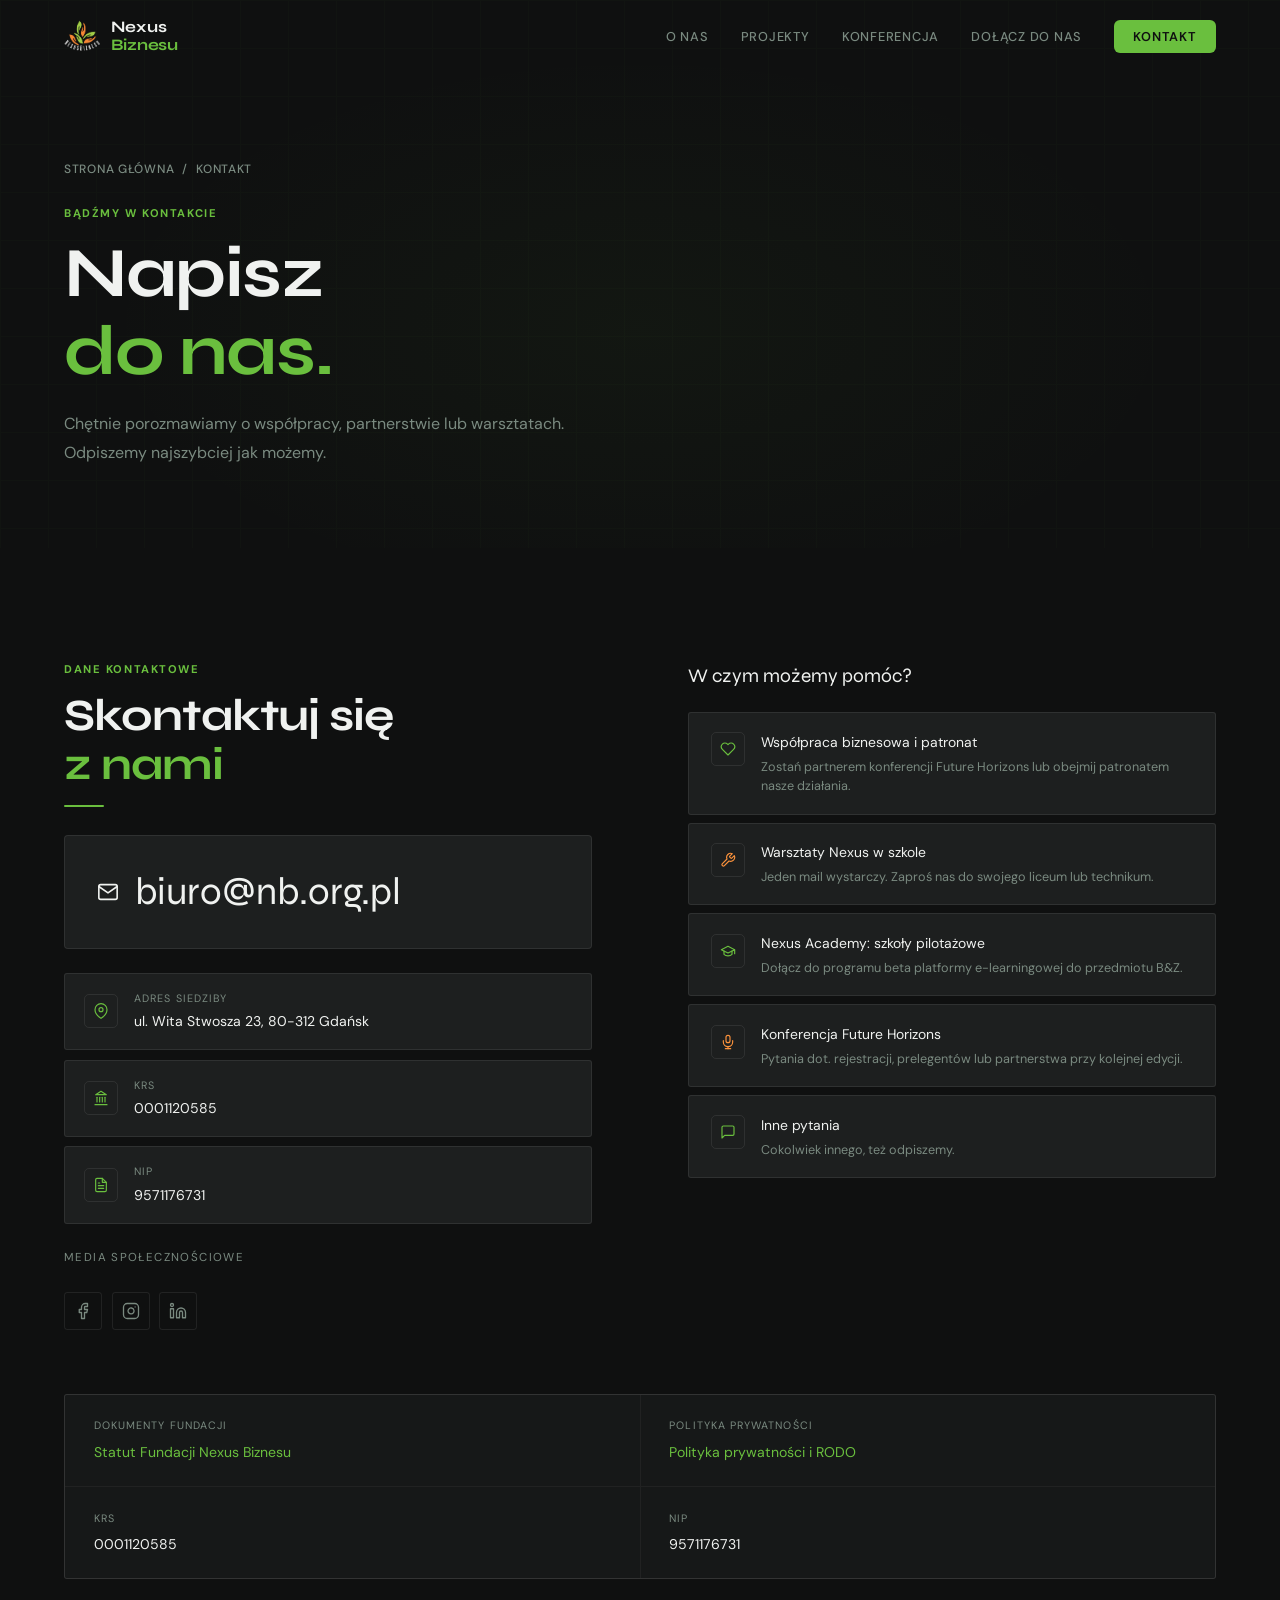
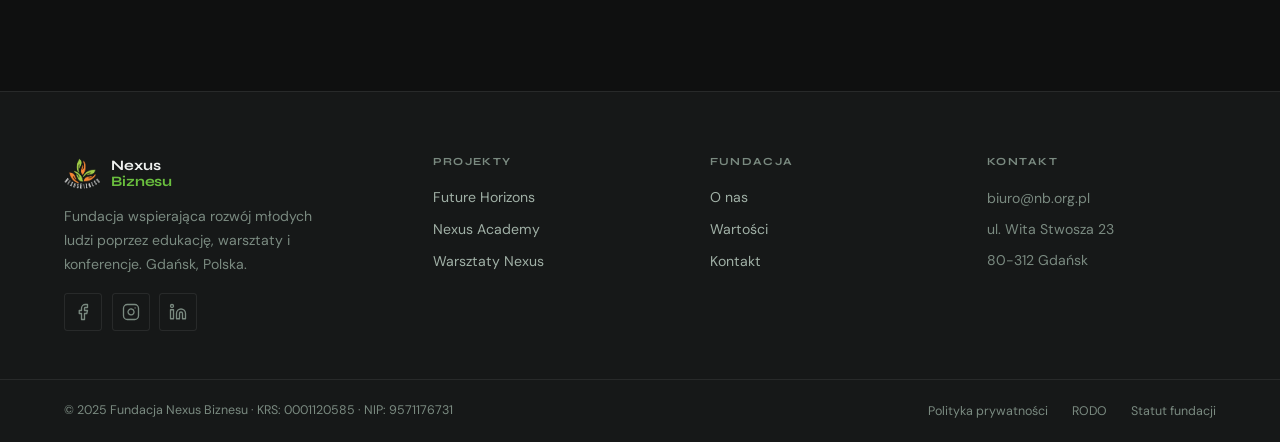
<file: kontakt.html>
<!DOCTYPE html>
<html lang="pl">
<head>
  <meta charset="UTF-8" />
  <meta name="viewport" content="width=device-width, initial-scale=1.0" />
  <meta name="description" content="Skontaktuj się z Fundacją Nexus Biznesu." />
  <title>Kontakt | Fundacja Nexus Biznesu</title>
  <link rel="preconnect" href="https://fonts.googleapis.com" />
  <link rel="preconnect" href="https://fonts.gstatic.com" crossorigin />
  <link rel="icon" type="image/png" href="img/logo-light.png" />
  <link rel="apple-touch-icon" href="img/logo-light.png" />
  <link href="https://fonts.googleapis.com/css2?family=DM+Sans:opsz,wght@9..40,300..700&family=Syne:wght@400..800&display=swap" rel="stylesheet" />
  <link rel="stylesheet" href="style.css" />
  <style>
.soc-icon-btn{display:flex;align-items:center;justify-content:center;width:38px;height:38px;border:1px solid var(--border);border-radius:3px;color:var(--muted);text-decoration:none;transition:all .2s;}.soc-icon-btn:hover{border-color:var(--green);color:var(--green);}

.contact-layout{display:grid;grid-template-columns:1fr 1fr;gap:6rem;align-items:start;}
.email-link{display:inline-flex;align-items:center;gap:1rem;font-family:var(--fd);font-size:clamp(1.5rem,3vw,2.5rem);font-weight:300;color:var(--text);text-decoration:none;padding:1.5rem 2rem;background:var(--surface2);border:1px solid var(--border);border-radius:4px;width:100%;transition:border-color .3s,background .3s;}
.email-link:hover{border-color:var(--green);background:rgba(106,191,62,.05);color:var(--green);}
.cc-list{display:flex;flex-direction:column;gap:.6rem;margin-top:1.5rem;}
.cc{display:flex;align-items:center;gap:1rem;padding:1rem 1.2rem;background:var(--surface2);border:1px solid var(--border);border-radius:3px;}
.cc-ic{width:34px;height:34px;border:1px solid var(--border);border-radius:5px;display:flex;align-items:center;justify-content:center;color:var(--green);flex-shrink:0;}
.cc-label{font-size:.67rem;color:var(--muted);text-transform:uppercase;letter-spacing:.1em;margin-bottom:.15rem;}
.cc-val{font-size:.88rem;}
.cc-val a{color:var(--text);text-decoration:none;}.cc-val a:hover{color:var(--green);}
.soc-row{display:flex;gap:.6rem;margin-top:1.5rem;}
.topics-title{font-family:var(--fd);font-size:1.2rem;font-weight:400;margin-bottom:1.3rem;}
.topic-list{display:flex;flex-direction:column;gap:.5rem;}
.topic{display:flex;gap:1rem;align-items:flex-start;padding:1.1rem 1.4rem;background:var(--surface2);border:1px solid var(--border);border-radius:3px;transition:border-color .2s;text-decoration:none;color:var(--text);}
.topic:hover{border-color:rgba(106,191,62,.3);}
.topic-ic{width:34px;height:34px;border:1px solid var(--border);border-radius:5px;display:flex;align-items:center;justify-content:center;color:var(--green);flex-shrink:0;margin-top:.1rem;}
.topic-name{font-size:.87rem;font-weight:400;margin-bottom:.2rem;}
.topic-desc{font-size:.79rem;color:var(--muted);line-height:1.55;}
.legal-grid{display:grid;grid-template-columns:1fr 1fr;gap:1px;background:var(--border);border:1px solid var(--border);border-radius:3px;overflow:hidden;margin-top:4rem;}
.lg{background:var(--surface);padding:1.4rem 1.8rem;}
.lg-label{font-size:.67rem;text-transform:uppercase;letter-spacing:.1em;color:var(--muted);margin-bottom:.35rem;}
.lg-val{font-size:.88rem;}
.lg-val a{color:var(--green);text-decoration:none;}.lg-val a:hover{text-decoration:underline;}
@media(max-width:900px){.contact-layout{grid-template-columns:1fr;gap:3.5rem;}.legal-grid{grid-template-columns:1fr;}}
</style>
</head>
<body>
<nav id="navbar">
  <a href="/" class="nav-logo">
    <img src="img/logo-light.png" alt="Nexus Biznesu logo" />
    <div class="nav-logo-text">Nexus<br><span>Biznesu</span></div>
  </a>
  <ul class="nav-links">
    <li><a href="o-nas">O nas</a></li>
    <li><a href="projekty">Projekty</a></li>
    <li><a href="future-horizons">Konferencja</a></li>
    <li><a href="dolacz-do-nas">Dołącz do nas</a></li>
    <li><a href="kontakt" class="nav-cta">Kontakt</a></li>
  </ul>
  <button class="hamburger" id="hamburger" aria-label="Menu" onclick="toggleNav()">
    <span></span><span></span><span></span>
  </button>
</nav>
<div class="mobile-menu" id="mobileMenu">
  <a href="/" onclick="closeNav()">Strona główna</a>
  <a href="o-nas" onclick="closeNav()">O nas</a>
  <a href="projekty" onclick="closeNav()">Projekty</a>
  <a href="future-horizons" onclick="closeNav()">Konferencja</a>
  <a href="kontakt" onclick="closeNav()">Kontakt</a>
</div>

<div class="page-hero">
  <div class="page-hero-bg" style="background:radial-gradient(ellipse at 50% 60%,rgba(106,191,62,.04) 0%,transparent 60%),linear-gradient(to bottom,var(--bg),var(--bg));"></div>
  <div class="page-hero-grid"></div>
  <div class="page-hero-inner">
    <div class="breadcrumb"><a href="/">Strona główna</a> <span>/</span> <span>Kontakt</span></div>
    <span class="section-eyebrow reveal">Bądźmy w kontakcie</span>
    <h1 class="reveal d1">Napisz<br><em>do nas.</em></h1>
    <p class="reveal d2" style="color:var(--muted);font-size:1rem;line-height:1.8;max-width:520px;">Chętnie porozmawiamy o współpracy, partnerstwie lub warsztatach. Odpiszemy najszybciej jak możemy.</p>
  </div>
</div>

<section class="section">
  <div class="contact-layout">
    <div>
      <span class="section-eyebrow reveal">Dane kontaktowe</span>
      <h2 class="reveal d1">Skontaktuj się<br><em class="g">z nami</em></h2>
      <div class="rule reveal d1"></div>
      <a href="mailto:biuro@nb.org.pl" class="email-link reveal d2">
        <span class="icon" style="width:22px;height:22px"><svg viewBox="0 0 24 24"><path d="M4 4h16c1.1 0 2 .9 2 2v12c0 1.1-.9 2-2 2H4c-1.1 0-2-.9-2-2V6c0-1.1.9-2 2-2z"/><polyline points="22,6 12,13 2,6"/></svg></span> biuro@nb.org.pl
      </a>
      <div class="cc-list reveal d2">
        <div class="cc"><div class="cc-ic"><span class="icon" style="width:16px;height:16px"><svg viewBox="0 0 24 24"><path d="M21 10c0 7-9 13-9 13s-9-6-9-13a9 9 0 0 1 18 0z"/><circle cx="12" cy="10" r="3"/></svg></span></div><div><div class="cc-label">Adres siedziby</div><div class="cc-val">ul. Wita Stwosza 23, 80-312 Gdańsk</div></div></div>
        <div class="cc"><div class="cc-ic"><span class="icon" style="width:16px;height:16px"><svg viewBox="0 0 24 24"><line x1="3" y1="22" x2="21" y2="22"/><line x1="6" y1="18" x2="6" y2="11"/><line x1="10" y1="18" x2="10" y2="11"/><line x1="14" y1="18" x2="14" y2="11"/><line x1="18" y1="18" x2="18" y2="11"/><polygon points="12 2 20 7 4 7"/></svg></span></div><div><div class="cc-label">KRS</div><div class="cc-val">0001120585</div></div></div>
        <div class="cc"><div class="cc-ic"><span class="icon" style="width:16px;height:16px"><svg viewBox="0 0 24 24"><path d="M14 2H6a2 2 0 0 0-2 2v16a2 2 0 0 0 2 2h12a2 2 0 0 0 2-2V8z"/><polyline points="14 2 14 8 20 8"/><line x1="16" y1="13" x2="8" y2="13"/><line x1="16" y1="17" x2="8" y2="17"/><polyline points="10 9 9 9 8 9"/></svg></span></div><div><div class="cc-label">NIP</div><div class="cc-val">9571176731</div></div></div>
      </div>
      <p class="reveal d3" style="font-size:.72rem;color:var(--muted);margin:1.5rem 0 .7rem;text-transform:uppercase;letter-spacing:.12em;">Media społecznościowe</p>
      <div class="soc-row reveal d3">
        <a href="https://www.facebook.com/nexusbiznesu" target="_blank" rel="noopener" class="soc-icon-btn" title="Facebook"><span class="icon" style="width:18px;height:18px"><svg viewBox="0 0 24 24"><path d="M18 2h-3a5 5 0 0 0-5 5v3H7v4h3v8h4v-8h3l1-4h-4V7a1 1 0 0 1 1-1h3z"/></svg></span></a>
        <a href="https://www.instagram.com/nexusbiznesu/" target="_blank" rel="noopener" class="soc-icon-btn" title="Instagram"><span class="icon" style="width:18px;height:18px"><svg viewBox="0 0 24 24"><rect x="2" y="2" width="20" height="20" rx="5" ry="5"/><path d="M16 11.37A4 4 0 1 1 12.63 8 4 4 0 0 1 16 11.37z"/><line x1="17.5" y1="6.5" x2="17.51" y2="6.5"/></svg></span></a>
        <a href="https://www.linkedin.com/company/fundacja-nexus-biznesu" target="_blank" rel="noopener" class="soc-icon-btn" title="LinkedIn"><span class="icon" style="width:18px;height:18px"><svg viewBox="0 0 24 24"><path d="M16 8a6 6 0 0 1 6 6v7h-4v-7a2 2 0 0 0-2-2 2 2 0 0 0-2 2v7h-4v-7a6 6 0 0 1 6-6z"/><rect x="2" y="9" width="4" height="12"/><circle cx="4" cy="4" r="2"/></svg></span></a>
      </div>
    </div>
    <div>
      <div class="topics-title reveal d1">W czym możemy pomóc?</div>
      <div class="topic-list">
        <a href="mailto:biuro@nb.org.pl?subject=Współpraca biznesowa" class="topic reveal d1"><div class="topic-ic"><span class="icon" style="width:16px;height:16px"><svg viewBox="0 0 24 24"><path d="M20.42 4.58a5.4 5.4 0 0 0-7.65 0l-.77.78-.77-.78a5.4 5.4 0 0 0-7.65 0C1.46 6.7 1.33 10.28 4 13l8 8 8-8c2.67-2.72 2.54-6.3.42-8.42z"/></svg></span></div><div><div class="topic-name">Współpraca biznesowa i patronat</div><div class="topic-desc">Zostań partnerem konferencji Future Horizons lub obejmij patronatem nasze działania.</div></div></a>
        <a href="mailto:biuro@nb.org.pl?subject=Warsztaty Nexus w naszej szkole" class="topic reveal d2"><div class="topic-ic" style="color:var(--orange)"><span class="icon" style="width:16px;height:16px"><svg viewBox="0 0 24 24"><path d="M14.7 6.3a1 1 0 0 0 0 1.4l1.6 1.6a1 1 0 0 0 1.4 0l3.77-3.77a6 6 0 0 1-7.94 7.94l-6.91 6.91a2.12 2.12 0 0 1-3-3l6.91-6.91a6 6 0 0 1 7.94-7.94l-3.76 3.76z"/></svg></span></div><div><div class="topic-name">Warsztaty Nexus w szkole</div><div class="topic-desc">Jeden mail wystarczy. Zaproś nas do swojego liceum lub technikum.</div></div></a>
        <a href="mailto:biuro@nb.org.pl?subject=Nexus Academy" class="topic reveal d2"><div class="topic-ic"><span class="icon" style="width:16px;height:16px"><svg viewBox="0 0 24 24"><path d="M22 10v6M2 10l10-5 10 5-10 5z"/><path d="M6 12v5c3 3 9 3 12 0v-5"/></svg></span></div><div><div class="topic-name">Nexus Academy: szkoły pilotażowe</div><div class="topic-desc">Dołącz do programu beta platformy e-learningowej do przedmiotu B&amp;Z.</div></div></a>
        <a href="mailto:biuro@nb.org.pl?subject=Konferencja Future Horizons 2026" class="topic reveal d3"><div class="topic-ic" style="color:var(--orange)"><span class="icon" style="width:16px;height:16px"><svg viewBox="0 0 24 24"><rect x="9" y="2" width="6" height="11" rx="3"/><path d="M19 10v2a7 7 0 0 1-14 0v-2"/><line x1="12" y1="19" x2="12" y2="22"/><line x1="8" y1="22" x2="16" y2="22"/></svg></span></div><div><div class="topic-name">Konferencja Future Horizons</div><div class="topic-desc">Pytania dot. rejestracji, prelegentów lub partnerstwa przy kolejnej edycji.</div></div></a>
        <a href="mailto:biuro@nb.org.pl?subject=Pytanie ogólne" class="topic reveal d3"><div class="topic-ic"><span class="icon" style="width:16px;height:16px"><svg viewBox="0 0 24 24"><path d="M21 15a2 2 0 0 1-2 2H7l-4 4V5a2 2 0 0 1 2-2h14a2 2 0 0 1 2 2z"/></svg></span></div><div><div class="topic-name">Inne pytania</div><div class="topic-desc">Cokolwiek innego, też odpiszemy.</div></div></a>
      </div>
    </div>
  </div>
  <div class="legal-grid reveal">
    <div class="lg"><div class="lg-label">Dokumenty fundacji</div><div class="lg-val"><a href="data/NexusBiznesu_statut_tekstJednolity.pdf" target="_blank" rel="noopener">Statut Fundacji Nexus Biznesu</a></div></div>
    <div class="lg"><div class="lg-label">Polityka prywatności</div><div class="lg-val"><a href="polityka-prywatnosci">Polityka prywatności i RODO</a></div></div>
    <div class="lg"><div class="lg-label">KRS</div><div class="lg-val">0001120585</div></div>
    <div class="lg"><div class="lg-label">NIP</div><div class="lg-val">9571176731</div></div>
  </div>
</section>

<footer>
  <div class="footer-main">
    <div class="footer-brand">
      <a href="/" class="nav-logo">
        <img src="img/logo-light.png" alt="Nexus Biznesu" style="height:36px;width:36px" />
        <div class="nav-logo-text" style="font-size:.9rem">Nexus<br><span>Biznesu</span></div>
      </a>
      <p>Fundacja wspierająca rozwój młodych ludzi poprzez edukację, warsztaty i konferencje. Gdańsk, Polska.</p>
      <div style="display:flex;gap:.6rem;margin-top:1rem;">
        <a href="https://www.facebook.com/nexusbiznesu" target="_blank" rel="noopener" class="soc-icon-btn" title="Facebook"><span class="icon" style="width:18px;height:18px"><svg viewBox="0 0 24 24"><path d="M18 2h-3a5 5 0 0 0-5 5v3H7v4h3v8h4v-8h3l1-4h-4V7a1 1 0 0 1 1-1h3z"/></svg></span></a>
        <a href="https://www.instagram.com/nexusbiznesu/" target="_blank" rel="noopener" class="soc-icon-btn" title="Instagram"><span class="icon" style="width:18px;height:18px"><svg viewBox="0 0 24 24"><rect x="2" y="2" width="20" height="20" rx="5" ry="5"/><path d="M16 11.37A4 4 0 1 1 12.63 8 4 4 0 0 1 16 11.37z"/><line x1="17.5" y1="6.5" x2="17.51" y2="6.5"/></svg></span></a>
        <a href="https://www.linkedin.com/company/fundacja-nexus-biznesu" target="_blank" rel="noopener" class="soc-icon-btn" title="LinkedIn"><span class="icon" style="width:18px;height:18px"><svg viewBox="0 0 24 24"><path d="M16 8a6 6 0 0 1 6 6v7h-4v-7a2 2 0 0 0-2-2 2 2 0 0 0-2 2v7h-4v-7a6 6 0 0 1 6-6z"/><rect x="2" y="9" width="4" height="12"/><circle cx="4" cy="4" r="2"/></svg></span></a>
      </div>
    </div>
    <div class="footer-col">
      <h5>Projekty</h5>
      <a href="future-horizons">Future Horizons</a>
      <a href="projekty#academy">Nexus Academy</a>
      <a href="projekty#warsztaty">Warsztaty Nexus</a>
    </div>
    <div class="footer-col">
      <h5>Fundacja</h5>
      <a href="o-nas">O nas</a>
      <a href="/#values">Wartości</a>
      <a href="kontakt">Kontakt</a>
    </div>
    <div class="footer-col">
      <h5>Kontakt</h5>
      <p>biuro@nb.org.pl</p>
      <p>ul. Wita Stwosza 23</p>
      <p>80-312 Gdańsk</p>
    </div>
  </div>
  <div class="footer-bottom">
    <p>© 2025 Fundacja Nexus Biznesu · KRS: 0001120585 · NIP: 9571176731</p>
    <div class="footer-legal">
      <a href="polityka-prywatnosci">Polityka prywatności</a>
      <a href="rodo">RODO</a>
      <a href="data/NexusBiznesu_statut_tekstJednolity.pdf" target="_blank" rel="noopener">Statut fundacji</a>
    </div>
  </div>
</footer>
<script>


// ── SCROLL NAV ──
const nav = document.getElementById('navbar');
if (nav) {
  window.addEventListener('scroll', () => nav.classList.toggle('scrolled', window.scrollY > 60));
  nav.classList.toggle('scrolled', window.scrollY > 60);
}

// ── MOBILE NAV ──
function toggleNav() {
  const m = document.getElementById('mobileMenu'), b = document.getElementById('hamburger');
  if (!m || !b) return;
  m.classList.toggle('open'); b.classList.toggle('open');
  document.body.style.overflow = m.classList.contains('open') ? 'hidden' : '';
}
function closeNav() {
  const m = document.getElementById('mobileMenu'), b = document.getElementById('hamburger');
  if (!m || !b) return;
  m.classList.remove('open'); b.classList.remove('open');
  document.body.style.overflow = '';
}

// ── REVEAL ON SCROLL ──
document.addEventListener('DOMContentLoaded', () => {
  const obs = new IntersectionObserver(entries => {
    entries.forEach(e => { if (e.isIntersecting) { e.target.classList.add('visible'); obs.unobserve(e.target); } });
  }, { threshold: 0.1 });
  document.querySelectorAll('.reveal').forEach(el => obs.observe(el));

  setTimeout(() => {
    document.querySelectorAll('.page-hero .reveal, #hero .reveal').forEach(el => el.classList.add('visible'));
  }, 80);

  const page = window.location.pathname.split('/').pop() || 'index.html';
  document.querySelectorAll('.nav-links a, .mobile-menu a').forEach(a => {
    if (a.getAttribute('href') === page) a.classList.add('active');
  });
});


</script>
</body>
</html>
</file>
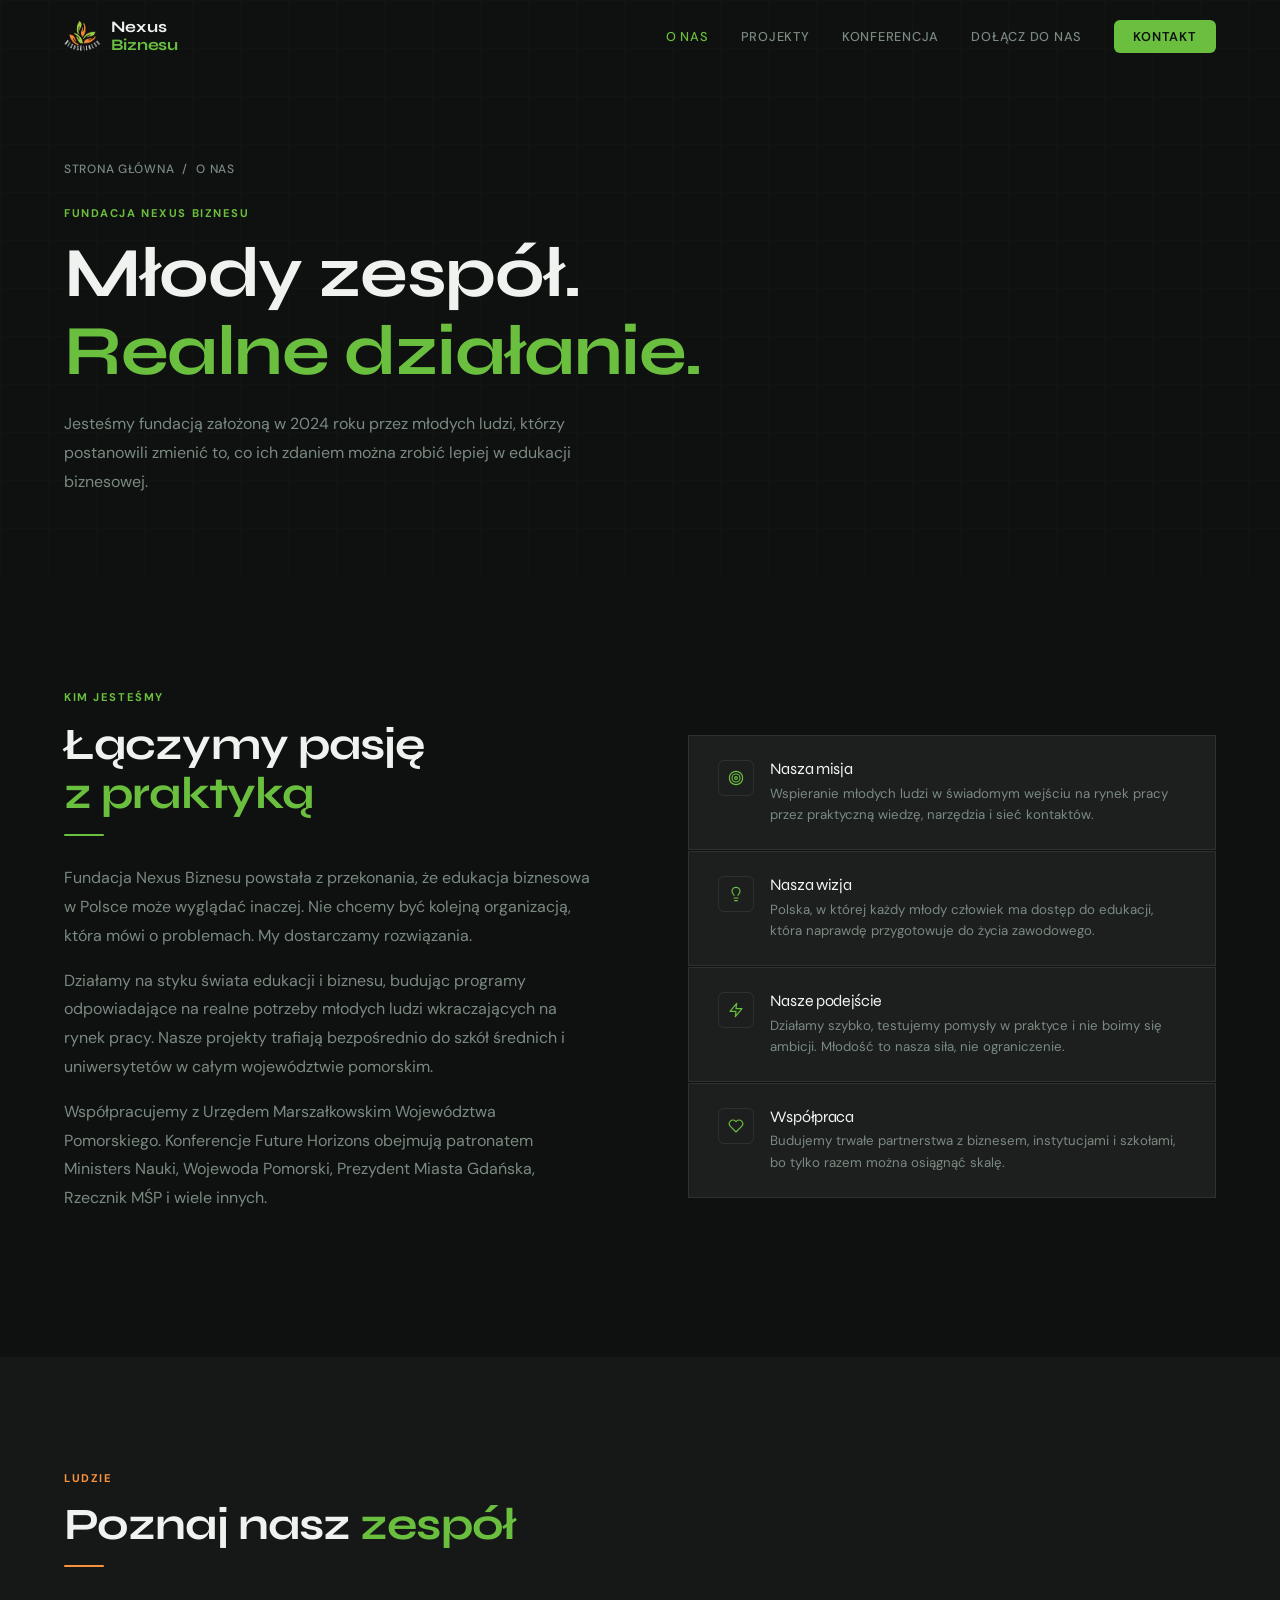
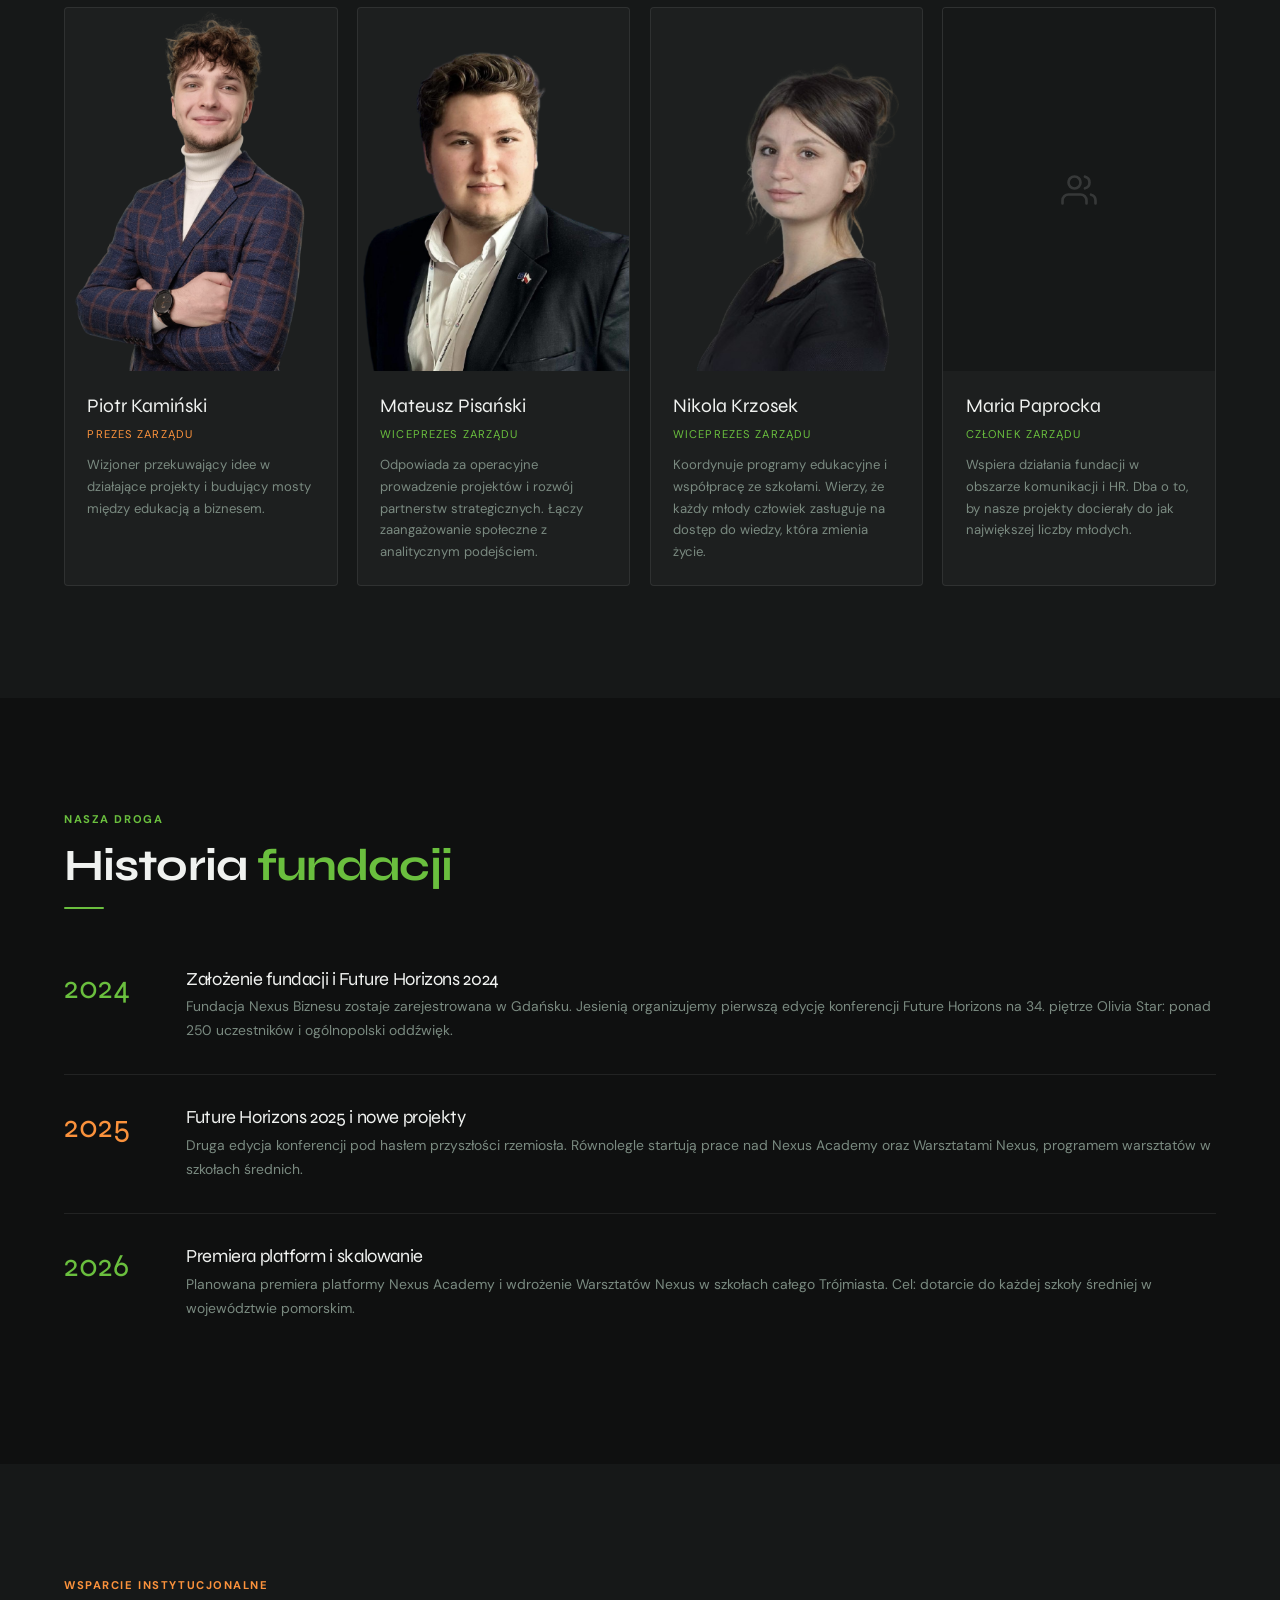
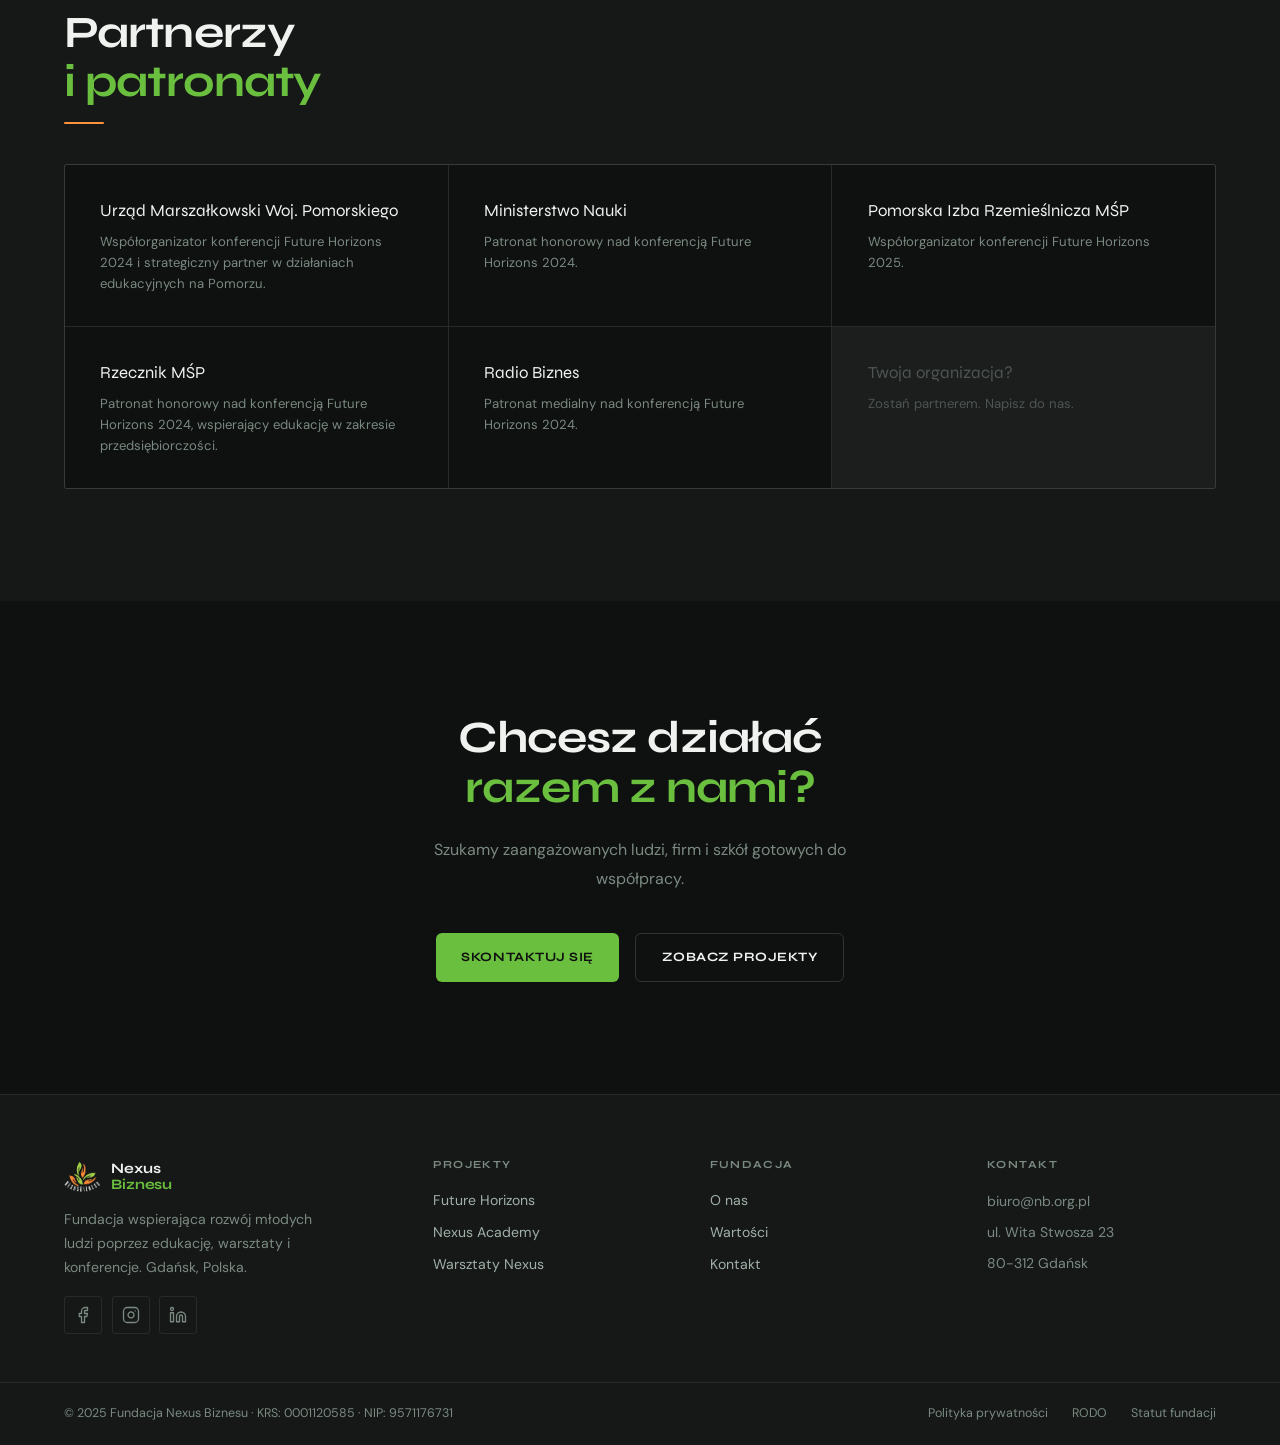
<file: o-nas.html>
<!DOCTYPE html>
<html lang="pl">
<head>
  <meta charset="UTF-8" />
  <meta name="viewport" content="width=device-width, initial-scale=1.0" />
  <meta name="description" content="Poznaj zespół Fundacji Nexus Biznesu." />
  <title>O nas | Fundacja Nexus Biznesu</title>
  <link rel="preconnect" href="https://fonts.googleapis.com" />
  <link rel="preconnect" href="https://fonts.gstatic.com" crossorigin />
  <link rel="icon" type="image/png" href="img/logo-light.png" />
  <link rel="apple-touch-icon" href="img/logo-light.png" />
  <link href="https://fonts.googleapis.com/css2?family=DM+Sans:opsz,wght@9..40,300..700&family=Syne:wght@400..800&display=swap" rel="stylesheet" />
  <link rel="stylesheet" href="style.css" />
  <style>
.soc-icon-btn{display:flex;align-items:center;justify-content:center;width:38px;height:38px;border:1px solid var(--border);border-radius:3px;color:var(--muted);text-decoration:none;transition:all .2s;}.soc-icon-btn:hover{border-color:var(--green);color:var(--green);}

.mission-grid{display:grid;grid-template-columns:1fr 1fr;gap:6rem;align-items:center;}
.mission-body p{color:var(--muted);margin-bottom:1rem;line-height:1.8;}
.mission-body p:last-child{margin-bottom:2rem;}
.mission-cards{display:flex;flex-direction:column;gap:1px;}
.mc{background:var(--surface2);border:1px solid var(--border);padding:1.5rem 1.8rem;display:flex;gap:1rem;align-items:flex-start;transition:border-color .2s;}
.mc:hover{border-color:rgba(106,191,62,.25);}
.mc-icon{width:36px;height:36px;border:1px solid var(--border);border-radius:6px;display:flex;align-items:center;justify-content:center;color:var(--green);flex-shrink:0;}
.mc h4{font-family:var(--fd);font-size:1rem;font-weight:400;margin-bottom:.3rem;}
.mc p{font-size:.83rem;color:var(--muted);line-height:1.6;margin:0;}
.team-grid{display:grid;grid-template-columns:repeat(4,1fr);gap:1.2rem;margin-top:2.5rem;}
.team-card{background:var(--surface2);border:1px solid var(--border);border-radius:4px;overflow:hidden;transition:border-color .3s,transform .3s;}
.team-card:hover{border-color:rgba(106,191,62,.3);transform:translateY(-4px);}
.team-photo{width:100%;aspect-ratio:3/4;object-fit:cover;object-position:top;display:block;filter:grayscale(15%);transition:filter .3s,transform .4s;}
.team-card:hover .team-photo{filter:grayscale(0);transform:scale(1.02);}
.team-ph{width:100%;aspect-ratio:3/4;background:var(--surface);display:flex;align-items:center;justify-content:center;color:var(--border2);}
.team-wrap{overflow:hidden;}
.team-info{padding:1.2rem 1.4rem 1.4rem;}
.team-name{font-family:var(--fd);font-size:1.2rem;font-weight:400;margin-bottom:.2rem;}
.team-role{font-size:.7rem;letter-spacing:.1em;text-transform:uppercase;color:var(--green);margin-bottom:.7rem;}
.team-role.o{color:var(--orange);}
.team-bio{font-size:.82rem;color:var(--muted);line-height:1.65;}
.tl{display:flex;flex-direction:column;}
.tl-item{display:grid;grid-template-columns:90px 1fr;gap:2rem;padding:2rem 0;border-bottom:1px solid var(--border);}
.tl-item:last-child{border-bottom:none;}
.tl-year{font-family:var(--fd);font-size:2rem;font-weight:300;color:var(--green);line-height:1;padding-top:.2rem;}
.tl-year.o{color:var(--orange);}
.tl-content h4{font-family:var(--fd);font-size:1.15rem;font-weight:400;margin-bottom:.4rem;}
.tl-content p{font-size:.87rem;color:var(--muted);line-height:1.7;}
.partners-grid{display:grid;grid-template-columns:repeat(3,1fr);gap:1px;background:var(--border);border:1px solid var(--border);border-radius:3px;overflow:hidden;margin-top:2.5rem;}
.partner-item{background:var(--bg);padding:2rem 2.2rem;transition:background .25s;}
.partner-item:hover{background:var(--surface2);}
.partner-name{font-family:var(--fd);font-size:1.05rem;font-weight:400;margin-bottom:.4rem;}
.partner-desc{font-size:.82rem;color:var(--muted);line-height:1.6;}
@media(max-width:900px){.mission-grid{grid-template-columns:1fr;gap:3rem;}.team-grid{grid-template-columns:1fr 1fr;}.partners-grid{grid-template-columns:1fr;}.tl-item{grid-template-columns:70px 1fr;gap:1.5rem;}}
</style>
</head>
<body>
<nav id="navbar">
  <a href="/" class="nav-logo">
    <img src="img/logo-light.png" alt="Nexus Biznesu logo" />
    <div class="nav-logo-text">Nexus<br><span>Biznesu</span></div>
  </a>
  <ul class="nav-links">
    <li><a href="o-nas" class="active">O nas</a></li>
    <li><a href="projekty">Projekty</a></li>
    <li><a href="future-horizons">Konferencja</a></li>
    <li><a href="dolacz-do-nas">Dołącz do nas</a></li>
    <li><a href="kontakt" class="nav-cta">Kontakt</a></li>
  </ul>
  <button class="hamburger" id="hamburger" aria-label="Menu" onclick="toggleNav()">
    <span></span><span></span><span></span>
  </button>
</nav>
<div class="mobile-menu" id="mobileMenu">
  <a href="/" onclick="closeNav()">Strona główna</a>
  <a href="o-nas" onclick="closeNav()">O nas</a>
  <a href="projekty" onclick="closeNav()">Projekty</a>
  <a href="future-horizons" onclick="closeNav()">Konferencja</a>
  <a href="dolacz-do-nas" onclick="closeNav()">Dołącz do nas</a>
  <a href="kontakt" onclick="closeNav()">Kontakt</a>
</div>

<div class="page-hero">
  <div class="page-hero-bg"></div><div class="page-hero-grid"></div>
  <div class="page-hero-inner">
    <div class="breadcrumb"><a href="/">Strona główna</a> <span>/</span> <span>O nas</span></div>
    <span class="section-eyebrow reveal">Fundacja Nexus Biznesu</span>
    <h1 class="reveal d1">Młody zespół.<br><em>Realne działanie.</em></h1>
    <p class="reveal d2" style="color:var(--muted);font-size:1rem;line-height:1.8;max-width:580px;">Jesteśmy fundacją założoną w 2024 roku przez młodych ludzi, którzy postanowili zmienić to, co ich zdaniem można zrobić lepiej w edukacji biznesowej.</p>
  </div>
</div>

<section class="section">
  <div class="mission-grid">
    <div class="mission-body">
      <span class="section-eyebrow reveal">Kim jesteśmy</span>
      <h2 class="reveal d1">Łączymy pasję<br><em class="g">z praktyką</em></h2>
      <div class="rule reveal d1"></div>
      <p class="reveal d2">Fundacja Nexus Biznesu powstała z przekonania, że edukacja biznesowa w Polsce może wyglądać inaczej. Nie chcemy być kolejną organizacją, która mówi o problemach. My dostarczamy rozwiązania.</p>
      <p class="reveal d2">Działamy na styku świata edukacji i biznesu, budując programy odpowiadające na realne potrzeby młodych ludzi wkraczających na rynek pracy. Nasze projekty trafiają bezpośrednio do szkół średnich i uniwersytetów w całym województwie pomorskim.</p>
      <p class="reveal d3">Współpracujemy z Urzędem Marszałkowskim Województwa Pomorskiego. Konferencje Future Horizons obejmują patronatem Ministers Nauki, Wojewoda Pomorski, Prezydent Miasta Gdańska, Rzecznik MŚP i wiele innych.</p>
    </div>
    <div class="mission-cards reveal d2">
      <div class="mc"><div class="mc-icon"><span class="icon" style="width:16px;height:16px"><svg viewBox="0 0 24 24"><circle cx="12" cy="12" r="10"/><circle cx="12" cy="12" r="6"/><circle cx="12" cy="12" r="2"/></svg></span></div><div><h4>Nasza misja</h4><p>Wspieranie młodych ludzi w świadomym wejściu na rynek pracy przez praktyczną wiedzę, narzędzia i sieć kontaktów.</p></div></div>
      <div class="mc"><div class="mc-icon"><span class="icon" style="width:16px;height:16px"><svg viewBox="0 0 24 24"><line x1="9" y1="18" x2="15" y2="18"/><line x1="10" y1="22" x2="14" y2="22"/><path d="M15.09 14c.18-.98.65-1.74 1.41-2.5A4.65 4.65 0 0 0 18 8 6 6 0 0 0 6 8c0 1 .23 2.23 1.5 3.5A4.61 4.61 0 0 1 8.91 14"/></svg></span></div><div><h4>Nasza wizja</h4><p>Polska, w której każdy młody człowiek ma dostęp do edukacji, która naprawdę przygotowuje do życia zawodowego.</p></div></div>
      <div class="mc"><div class="mc-icon"><span class="icon" style="width:16px;height:16px"><svg viewBox="0 0 24 24"><polygon points="13 2 3 14 12 14 11 22 21 10 12 10 13 2"/></svg></span></div><div><h4>Nasze podejście</h4><p>Działamy szybko, testujemy pomysły w praktyce i nie boimy się ambicji. Młodość to nasza siła, nie ograniczenie.</p></div></div>
      <div class="mc"><div class="mc-icon"><span class="icon" style="width:16px;height:16px"><svg viewBox="0 0 24 24"><path d="M20.42 4.58a5.4 5.4 0 0 0-7.65 0l-.77.78-.77-.78a5.4 5.4 0 0 0-7.65 0C1.46 6.7 1.33 10.28 4 13l8 8 8-8c2.67-2.72 2.54-6.3.42-8.42z"/></svg></span></div><div><h4>Współpraca</h4><p>Budujemy trwałe partnerstwa z biznesem, instytucjami i szkołami, bo tylko razem można osiągnąć skalę.</p></div></div>
    </div>
  </div>
</section>

<section class="section section-alt">
  <span class="section-eyebrow o reveal">Ludzie</span>
  <h2 class="reveal d1">Poznaj nasz <em>zespół</em></h2>
  <div class="rule o reveal d1"></div>
  <div class="team-grid">
    <div class="team-card reveal d1"><div class="team-wrap"><img src="img/team_piotr.png" alt="Piotr Kamiński" class="team-photo" /></div><div class="team-info"><div class="team-name">Piotr Kamiński</div><div class="team-role o">Prezes Zarządu</div><p class="team-bio">Wizjoner przekuwający idee w działające projekty i budujący mosty między edukacją a biznesem.</p></div></div>
    <div class="team-card reveal d2"><div class="team-wrap"><img src="img/team_mateusz.png" alt="Mateusz Pisański" class="team-photo" /></div><div class="team-info"><div class="team-name">Mateusz Pisański</div><div class="team-role">Wiceprezes Zarządu</div><p class="team-bio">Odpowiada za operacyjne prowadzenie projektów i rozwój partnerstw strategicznych. Łączy zaangażowanie społeczne z analitycznym podejściem.</p></div></div>
    <div class="team-card reveal d3"><div class="team-wrap"><img src="img/team_nikola.png" alt="Nikola Krzosek" class="team-photo" /></div><div class="team-info"><div class="team-name">Nikola Krzosek</div><div class="team-role">Wiceprezes Zarządu</div><p class="team-bio">Koordynuje programy edukacyjne i współpracę ze szkołami. Wierzy, że każdy młody człowiek zasługuje na dostęp do wiedzy, która zmienia życie.</p></div></div>
    <div class="team-card reveal d4"><div class="team-wrap"><div class="team-ph"><span class="icon" style="width:36px;height:36px"><svg viewBox="0 0 24 24"><path d="M17 21v-2a4 4 0 0 0-4-4H5a4 4 0 0 0-4 4v2"/><circle cx="9" cy="7" r="4"/><path d="M23 21v-2a4 4 0 0 0-3-3.87"/><path d="M16 3.13a4 4 0 0 1 0 7.75"/></svg></span></div></div><div class="team-info"><div class="team-name">Maria Paprocka</div><div class="team-role">Członek Zarządu</div><p class="team-bio">Wspiera działania fundacji w obszarze komunikacji i HR. Dba o to, by nasze projekty docierały do jak największej liczby młodych.</p></div></div>
  </div>
</section>

<section class="section">
  <span class="section-eyebrow reveal">Nasza droga</span>
  <h2 class="reveal d1">Historia <em class="g">fundacji</em></h2>
  <div class="rule reveal d1"></div>
  <div class="tl">
    <div class="tl-item reveal"><div class="tl-year">2024</div><div class="tl-content"><h4>Założenie fundacji i Future Horizons 2024</h4><p>Fundacja Nexus Biznesu zostaje zarejestrowana w Gdańsku. Jesienią organizujemy pierwszą edycję konferencji Future Horizons na 34. piętrze Olivia Star: ponad 250 uczestników i ogólnopolski oddźwięk.</p></div></div>
    <div class="tl-item reveal"><div class="tl-year o">2025</div><div class="tl-content"><h4>Future Horizons 2025 i nowe projekty</h4><p>Druga edycja konferencji pod hasłem przyszłości rzemiosła. Równolegle startują prace nad Nexus Academy oraz Warsztatami Nexus, programem warsztatów w szkołach średnich.</p></div></div>
    <div class="tl-item reveal"><div class="tl-year">2026</div><div class="tl-content"><h4>Premiera platform i skalowanie</h4><p>Planowana premiera platformy Nexus Academy i wdrożenie Warsztatów Nexus w szkołach całego Trójmiasta. Cel: dotarcie do każdej szkoły średniej w województwie pomorskim.</p></div></div>
  </div>
</section>

<section class="section section-alt">
  <span class="section-eyebrow o reveal">Wsparcie instytucjonalne</span>
  <h2 class="reveal d1">Partnerzy<br><em>i patronaty</em></h2>
  <div class="rule o reveal d1"></div>
  <div class="partners-grid reveal d2">
    <div class="partner-item"><div class="partner-name">Urząd Marszałkowski Woj. Pomorskiego</div><div class="partner-desc">Współorganizator konferencji Future Horizons 2024 i strategiczny partner w działaniach edukacyjnych na Pomorzu.</div></div>
    <div class="partner-item"><div class="partner-name">Ministerstwo Nauki</div><div class="partner-desc">Patronat honorowy nad konferencją Future Horizons 2024.</div></div>
    <div class="partner-item"><div class="partner-name">Pomorska Izba Rzemieślnicza MŚP </div><div class="partner-desc">Współorganizator konferencji Future Horizons 2025.</div></div>
    <div class="partner-item"><div class="partner-name">Rzecznik MŚP</div><div class="partner-desc">Patronat honorowy nad konferencją Future Horizons 2024, wspierający edukację w zakresie przedsiębiorczości.</div></div>
    <div class="partner-item"><div class="partner-name">Radio Biznes</div><div class="partner-desc">Patronat medialny nad konferencją Future Horizons 2024.</div></div>
    <div class="partner-item" style="opacity:.45;"><div class="partner-name" style="color:var(--muted)">Twoja organizacja?</div><div class="partner-desc">Zostań partnerem. Napisz do nas.</div></div>
  </div>
</section>

<section class="section" style="text-align:center;">
  <h2 class="reveal" style="max-width:520px;margin:0 auto 1.5rem;">Chcesz działać<br><em class="g">razem z nami?</em></h2>
  <p class="reveal d1" style="color:var(--muted);max-width:420px;margin:0 auto 2.5rem;line-height:1.8;">Szukamy zaangażowanych ludzi, firm i szkół gotowych do współpracy.</p>
  <div class="reveal d2" style="display:flex;gap:1rem;justify-content:center;flex-wrap:wrap;">
    <a href="kontakt" class="btn btn-green">Skontaktuj się</a>
    <a href="projekty" class="btn btn-ghost">Zobacz projekty</a>
  </div>
</section>

<footer>
  <div class="footer-main">
    <div class="footer-brand">
      <a href="/" class="nav-logo">
        <img src="img/logo-light.png" alt="Nexus Biznesu" style="height:36px;width:36px" />
        <div class="nav-logo-text" style="font-size:.9rem">Nexus<br><span>Biznesu</span></div>
      </a>
      <p>Fundacja wspierająca rozwój młodych ludzi poprzez edukację, warsztaty i konferencje. Gdańsk, Polska.</p>
      <div style="display:flex;gap:.6rem;margin-top:1rem;">
        <a href="https://www.facebook.com/nexusbiznesu" target="_blank" rel="noopener" class="soc-icon-btn" title="Facebook"><span class="icon" style="width:18px;height:18px"><svg viewBox="0 0 24 24"><path d="M18 2h-3a5 5 0 0 0-5 5v3H7v4h3v8h4v-8h3l1-4h-4V7a1 1 0 0 1 1-1h3z"/></svg></span></a>
        <a href="https://www.instagram.com/nexusbiznesu/" target="_blank" rel="noopener" class="soc-icon-btn" title="Instagram"><span class="icon" style="width:18px;height:18px"><svg viewBox="0 0 24 24"><rect x="2" y="2" width="20" height="20" rx="5" ry="5"/><path d="M16 11.37A4 4 0 1 1 12.63 8 4 4 0 0 1 16 11.37z"/><line x1="17.5" y1="6.5" x2="17.51" y2="6.5"/></svg></span></a>
        <a href="https://www.linkedin.com/company/fundacja-nexus-biznesu" target="_blank" rel="noopener" class="soc-icon-btn" title="LinkedIn"><span class="icon" style="width:18px;height:18px"><svg viewBox="0 0 24 24"><path d="M16 8a6 6 0 0 1 6 6v7h-4v-7a2 2 0 0 0-2-2 2 2 0 0 0-2 2v7h-4v-7a6 6 0 0 1 6-6z"/><rect x="2" y="9" width="4" height="12"/><circle cx="4" cy="4" r="2"/></svg></span></a>
      </div>
    </div>
    <div class="footer-col">
      <h5>Projekty</h5>
      <a href="future-horizons">Future Horizons</a>
      <a href="projekty#academy">Nexus Academy</a>
      <a href="projekty#warsztaty">Warsztaty Nexus</a>
    </div>
    <div class="footer-col">
      <h5>Fundacja</h5>
      <a href="o-nas">O nas</a>
      <a href="/#values">Wartości</a>
      <a href="kontakt">Kontakt</a>
    </div>
    <div class="footer-col">
      <h5>Kontakt</h5>
      <p>biuro@nb.org.pl</p>
      <p>ul. Wita Stwosza 23</p>
      <p>80-312 Gdańsk</p>
    </div>
  </div>
  <div class="footer-bottom">
    <p>© 2025 Fundacja Nexus Biznesu · KRS: 0001120585 · NIP: 9571176731</p>
    <div class="footer-legal">
      <a href="polityka-prywatnosci">Polityka prywatności</a>
      <a href="rodo">RODO</a>
      <a href="data/NexusBiznesu_statut_tekstJednolity.pdf" target="_blank" rel="noopener">Statut fundacji</a>
    </div>
  </div>
</footer>
<script>


// ── SCROLL NAV ──
const nav = document.getElementById('navbar');
if (nav) {
  window.addEventListener('scroll', () => nav.classList.toggle('scrolled', window.scrollY > 60));
  nav.classList.toggle('scrolled', window.scrollY > 60);
}

// ── MOBILE NAV ──
function toggleNav() {
  const m = document.getElementById('mobileMenu'), b = document.getElementById('hamburger');
  if (!m || !b) return;
  m.classList.toggle('open'); b.classList.toggle('open');
  document.body.style.overflow = m.classList.contains('open') ? 'hidden' : '';
}
function closeNav() {
  const m = document.getElementById('mobileMenu'), b = document.getElementById('hamburger');
  if (!m || !b) return;
  m.classList.remove('open'); b.classList.remove('open');
  document.body.style.overflow = '';
}

// ── REVEAL ON SCROLL ──
document.addEventListener('DOMContentLoaded', () => {
  const obs = new IntersectionObserver(entries => {
    entries.forEach(e => { if (e.isIntersecting) { e.target.classList.add('visible'); obs.unobserve(e.target); } });
  }, { threshold: 0.1 });
  document.querySelectorAll('.reveal').forEach(el => obs.observe(el));

  setTimeout(() => {
    document.querySelectorAll('.page-hero .reveal, #hero .reveal').forEach(el => el.classList.add('visible'));
  }, 80);

  const page = window.location.pathname.split('/').pop() || 'index.html';
  document.querySelectorAll('.nav-links a, .mobile-menu a').forEach(a => {
    if (a.getAttribute('href') === page) a.classList.add('active');
  });
});


</script>
</body>
</html>
</file>
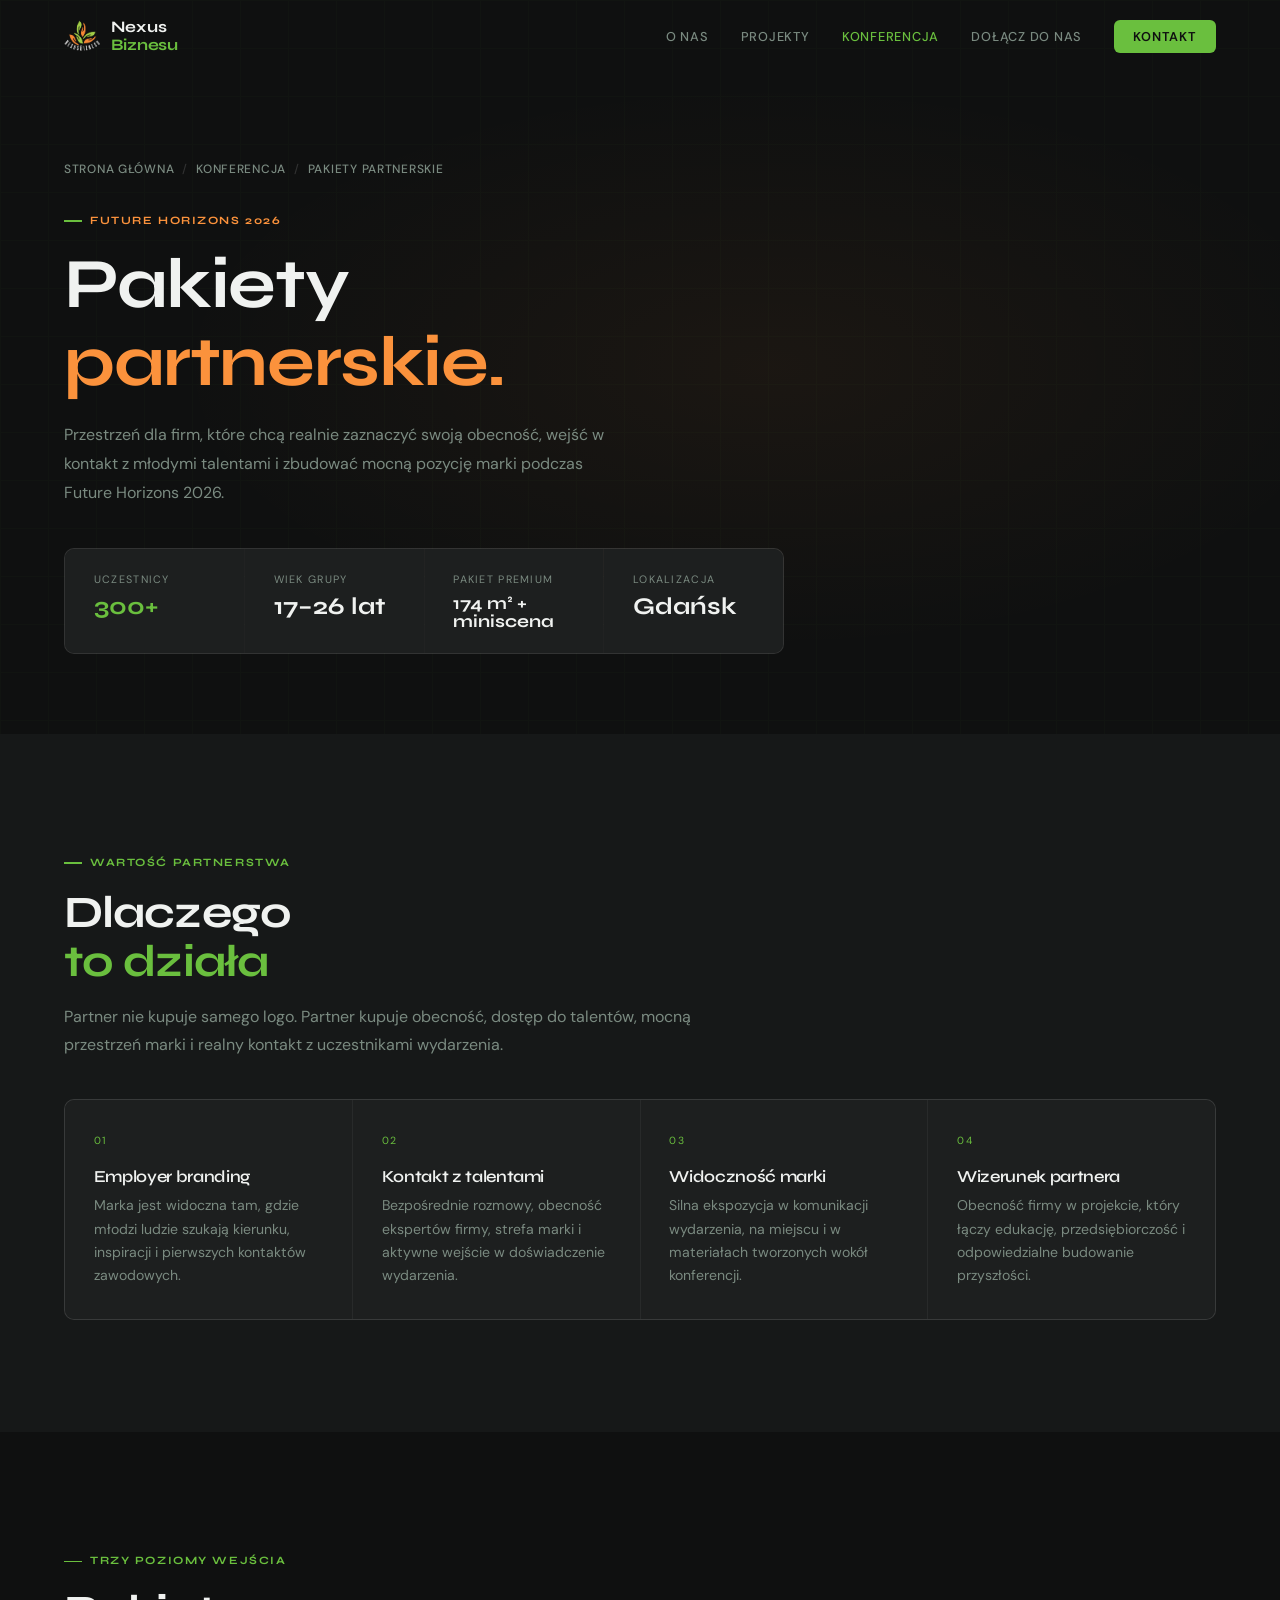
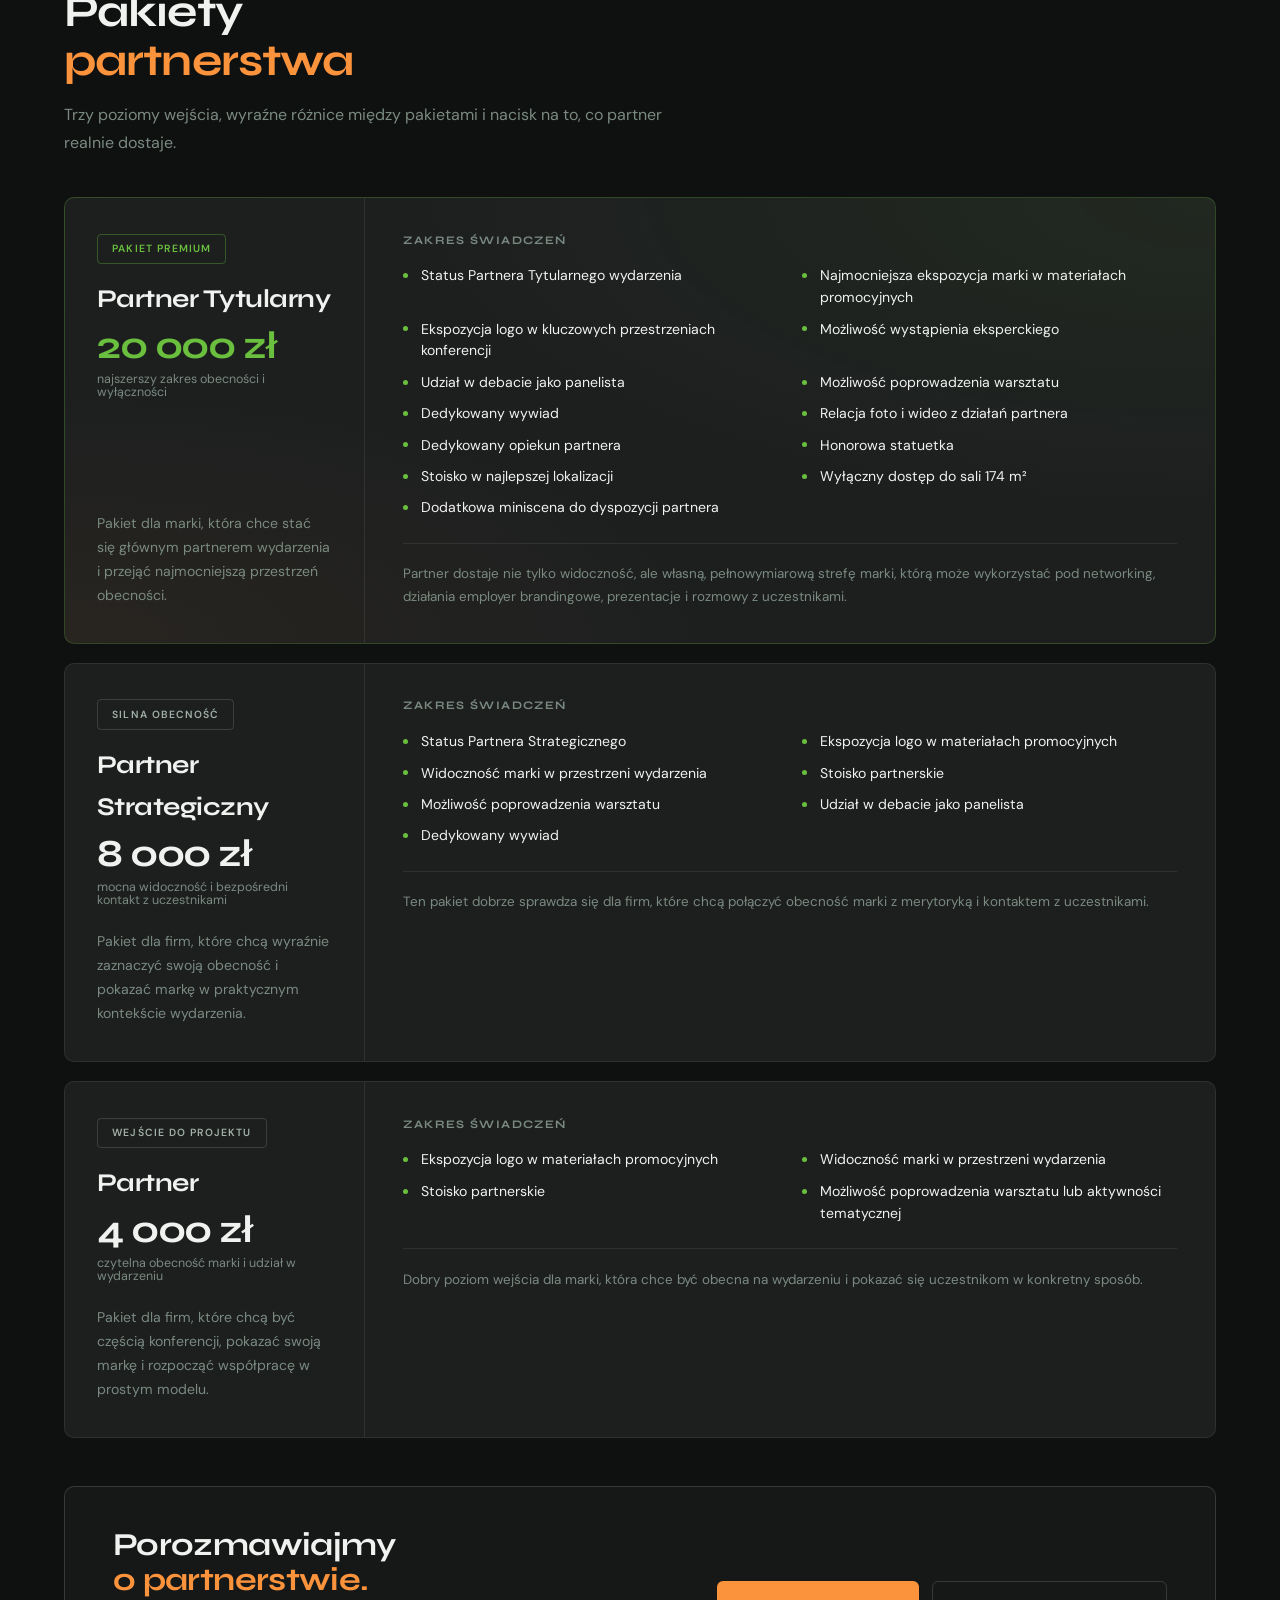
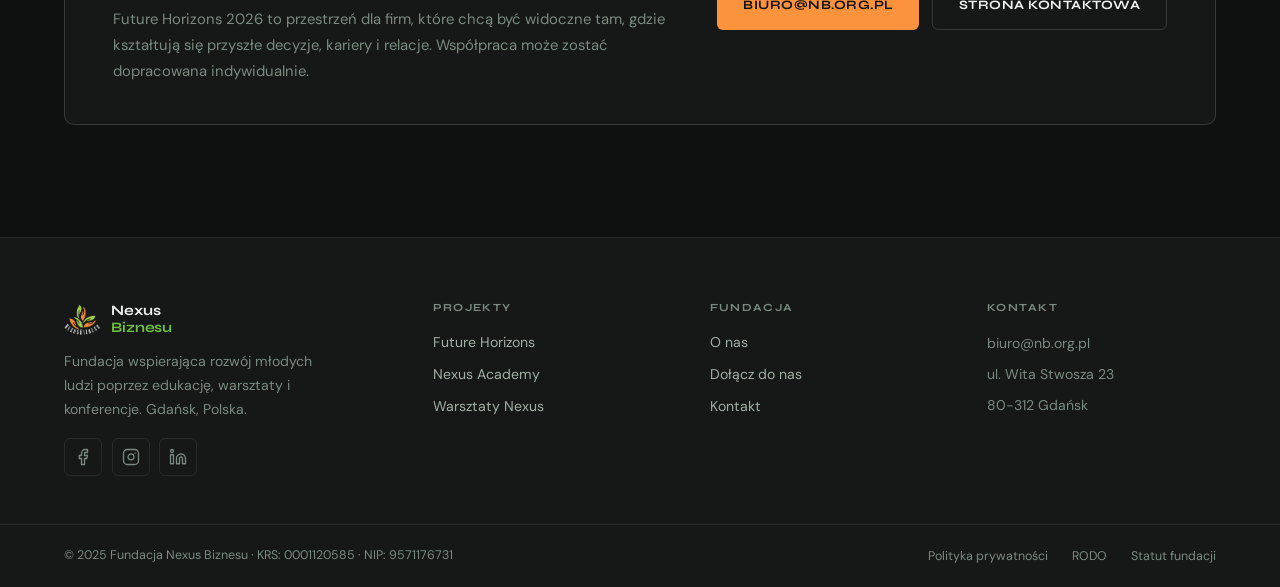
<file: pakiety-partnerskie.html>
<!DOCTYPE html>
<html lang="pl">
<head>
  <meta charset="UTF-8" />
  <meta name="viewport" content="width=device-width, initial-scale=1.0" />
  <meta name="description" content="Pakiety partnerskie Future Horizons 2026. Zostań partnerem konferencji Fundacji Nexus Biznesu." />
  <title>Pakiety partnerskie | Future Horizons 2026</title>
  <link rel="preconnect" href="https://fonts.googleapis.com" />
  <link rel="preconnect" href="https://fonts.gstatic.com" crossorigin />
  <link rel="icon" type="image/png" href="img/logo-light.png" />
  <link rel="apple-touch-icon" href="img/logo-light.png" />
  <link href="https://fonts.googleapis.com/css2?family=DM+Sans:opsz,wght@9..40,300..700&family=Syne:wght@400..800&display=swap" rel="stylesheet" />
  <link rel="stylesheet" href="style.css" />
  <style>
/* ── KEY NUMBERS STRIP ── */
.key-numbers {
  display: grid;
  grid-template-columns: repeat(4, 1fr);
  gap: 1px;
  background: var(--border);
  border: 1px solid var(--border);
  border-radius: var(--radius-lg);
  overflow: hidden;
  margin-top: 2.5rem;
}
.kn {
  background: var(--surface2);
  padding: 1.4rem 1.8rem;
}
.kn-label {
  font-size: .67rem;
  text-transform: uppercase;
  letter-spacing: .12em;
  color: var(--muted);
  margin-bottom: .4rem;
}
.kn-value {
  font-family: var(--fd);
  font-size: 1.5rem;
  font-weight: 700;
  line-height: 1;
}

/* ── BENEFITS ── */
.benefits-grid {
  display: grid;
  grid-template-columns: repeat(4, 1fr);
  gap: 1px;
  background: var(--border);
  border: 1px solid var(--border);
  border-radius: var(--radius-lg);
  overflow: hidden;
  margin-top: 2.5rem;
}
.benefit {
  background: var(--surface2);
  padding: 2rem 1.8rem;
  transition: background .2s;
}
.benefit:hover { background: var(--surface3); }
.benefit-nr {
  font-size: .65rem;
  letter-spacing: .14em;
  text-transform: uppercase;
  color: var(--green);
  margin-bottom: 1.2rem;
}
.benefit h3 {
  font-size: 1.05rem;
  font-weight: 600;
  margin-bottom: .5rem;
}
.benefit p {
  font-size: .88rem;
  color: var(--muted);
  line-height: 1.65;
  margin: 0;
}

/* ── PACKAGES ── */
.packages { display: grid; gap: 1.2rem; margin-top: 2.5rem; }

.pkg {
  display: grid;
  grid-template-columns: 300px 1fr;
  background: var(--surface2);
  border: 1px solid var(--border);
  border-radius: var(--radius-lg);
  overflow: hidden;
  transition: border-color .25s;
}
.pkg:hover { border-color: var(--border2); }

.pkg--featured {
  border-color: rgba(106,191,62,.25);
  background:
    radial-gradient(ellipse at top right, rgba(106,191,62,.06) 0%, transparent 50%),
    radial-gradient(ellipse at bottom left, rgba(251,146,60,.05) 0%, transparent 40%),
    var(--surface2);
}
.pkg--featured:hover { border-color: rgba(106,191,62,.45); }

.pkg__left {
  padding: 2.2rem 2rem;
  border-right: 1px solid var(--border);
  display: flex;
  flex-direction: column;
  justify-content: space-between;
  gap: 1.5rem;
}

.pkg__badge {
  display: inline-flex;
  align-items: center;
  gap: .5rem;
  width: max-content;
  padding: .35rem .9rem;
  border: 1px solid var(--border2);
  border-radius: 4px;
  font-size: .65rem;
  font-weight: 600;
  letter-spacing: .1em;
  text-transform: uppercase;
  color: var(--muted2);
}
.pkg--featured .pkg__badge {
  border-color: rgba(106,191,62,.35);
  color: var(--green);
}

.pkg__name {
  font-family: var(--fd);
  font-size: 1.6rem;
  font-weight: 700;
  margin: .9rem 0 .4rem;
  letter-spacing: -.02em;
}

.pkg__price {
  font-family: var(--fd);
  font-size: 2.4rem;
  font-weight: 700;
  line-height: 1;
  letter-spacing: -.03em;
  color: var(--text);
}
.pkg--featured .pkg__price { color: var(--green); }

.pkg__price-note {
  display: block;
  margin-top: .5rem;
  font-family: var(--fb);
  font-size: .78rem;
  font-weight: 400;
  color: var(--muted);
  letter-spacing: 0;
}

.pkg__desc {
  font-size: .88rem;
  color: var(--muted);
  line-height: 1.7;
  margin: 0;
}

.pkg__right {
  padding: 2.2rem 2.4rem;
}
.pkg__right h3 {
  font-size: .72rem;
  font-weight: 700;
  letter-spacing: .12em;
  text-transform: uppercase;
  color: var(--muted);
  margin-bottom: 1.2rem;
}

.pkg__list {
  margin: 0;
  padding: 0;
  list-style: none;
  display: grid;
  grid-template-columns: repeat(2, minmax(0, 1fr));
  gap: .6rem 1.5rem;
}
.pkg__list li {
  position: relative;
  padding-left: 1.1rem;
  font-size: .88rem;
  color: var(--text);
  line-height: 1.55;
}
.pkg__list li::before {
  content: '';
  position: absolute;
  left: 0;
  top: .55em;
  width: 5px;
  height: 5px;
  border-radius: 50%;
  background: var(--green);
}
.pkg--featured .pkg__list li::before { background: var(--green); }

.pkg__footer {
  margin-top: 1.5rem;
  padding-top: 1.2rem;
  border-top: 1px solid var(--border);
  font-size: .84rem;
  color: var(--muted);
  line-height: 1.65;
}

/* ── CTA BANNER ── */
.cta-banner {
  margin-top: 3rem;
  padding: 2.5rem 3rem;
  background: var(--surface);
  border: 1px solid var(--border2);
  border-radius: var(--radius-lg);
  display: grid;
  grid-template-columns: 1fr auto;
  gap: 2rem;
  align-items: center;
}
.cta-banner h2 {
  font-size: clamp(1.4rem, 2.5vw, 2rem);
  margin-bottom: .5rem;
}
.cta-banner p {
  color: var(--muted);
  font-size: .93rem;
  max-width: 620px;
  margin: 0;
}
.cta-actions { display: flex; gap: .8rem; flex-wrap: wrap; justify-content: flex-end; }

/* ── RESPONSIVE ── */
@media (max-width: 1100px) {
  .pkg { grid-template-columns: 1fr; }
  .pkg__left { border-right: none; border-bottom: 1px solid var(--border); }
  .benefits-grid { grid-template-columns: repeat(2, 1fr); }
  .key-numbers { grid-template-columns: repeat(2, 1fr); }
}
@media (max-width: 900px) {
  .cta-banner { grid-template-columns: 1fr; }
  .cta-actions { justify-content: flex-start; }
  .pkg__list { grid-template-columns: 1fr; }
}
@media (max-width: 600px) {
  .benefits-grid { grid-template-columns: 1fr; }
  .key-numbers { grid-template-columns: 1fr 1fr; }
  .cta-banner { padding: 1.8rem; }
}
  </style>
</head>
<body>

<nav id="navbar">
  <a href="/" class="nav-logo">
    <img src="img/logo-light.png" alt="Nexus Biznesu logo" />
    <div class="nav-logo-text">Nexus<br><span>Biznesu</span></div>
  </a>
  <ul class="nav-links">
    <li><a href="o-nas">O nas</a></li>
    <li><a href="projekty">Projekty</a></li>
    <li><a href="future-horizons" class="active">Konferencja</a></li>
    <li><a href="dolacz-do-nas">Dołącz do nas</a></li>
    <li><a href="kontakt" class="nav-cta">Kontakt</a></li>
  </ul>
  <button class="hamburger" id="hamburger" aria-label="Menu" onclick="toggleNav()">
    <span></span><span></span><span></span>
  </button>
</nav>

<div class="mobile-menu" id="mobileMenu">
  <a href="/" onclick="closeNav()">Strona główna</a>
  <a href="o-nas" onclick="closeNav()">O nas</a>
  <a href="projekty" onclick="closeNav()">Projekty</a>
  <a href="future-horizons" onclick="closeNav()">Konferencja</a>
  <a href="dolacz-do-nas" onclick="closeNav()">Dołącz do nas</a>
  <a href="kontakt" onclick="closeNav()">Kontakt</a>
</div>

<!-- HERO -->
<div class="page-hero">
  <div class="page-hero-bg" style="background: radial-gradient(ellipse at 60% 50%, rgba(251,146,60,.05) 0%, transparent 55%), linear-gradient(to bottom, var(--bg), var(--bg));"></div>
  <div class="page-hero-grid"></div>
  <div class="page-hero-inner">
    <div class="breadcrumb">
      <a href="/">Strona główna</a>
      <span class="sep">/</span>
      <a href="future-horizons">Konferencja</a>
      <span class="sep">/</span>
      <span>Pakiety partnerskie</span>
    </div>
    <span class="label reveal"><em class="o" style="font-style:normal;color:var(--orange)">Future Horizons 2026</em></span>
    <h1 class="reveal d1">Pakiety<br><em style="color:var(--orange)">partnerskie.</em></h1>
    <p class="reveal d2" style="color:var(--muted); font-size:1rem; line-height:1.8; max-width:540px;">
      Przestrzeń dla firm, które chcą realnie zaznaczyć swoją obecność, wejść w kontakt z młodymi talentami i zbudować mocną pozycję marki podczas Future Horizons 2026.
    </p>
    <div class="key-numbers reveal d3">
      <div class="kn">
        <div class="kn-label">Uczestnicy</div>
        <div class="kn-value" style="color:var(--green)">300+</div>
      </div>
      <div class="kn">
        <div class="kn-label">Wiek grupy</div>
        <div class="kn-value">17–26 lat</div>
      </div>
      <div class="kn">
        <div class="kn-label">Pakiet premium</div>
        <div class="kn-value" style="font-size:1.1rem">174 m² + miniscena</div>
      </div>
      <div class="kn">
        <div class="kn-label">Lokalizacja</div>
        <div class="kn-value">Gdańsk</div>
      </div>
    </div>
  </div>
</div>

<!-- DLACZEGO TO DZIAŁA -->
<section class="section section-alt">
  <div style="max-width: 1200px; margin: 0 auto; padding: 0;">
    <span class="label reveal">Wartość partnerstwa</span>
    <h2 class="reveal d1">Dlaczego<br><em>to działa</em></h2>
    <p class="reveal d2" style="color:var(--muted); max-width:680px;">
      Partner nie kupuje samego logo. Partner kupuje obecność, dostęp do talentów, mocną przestrzeń marki i realny kontakt z uczestnikami wydarzenia.
    </p>
    <div class="benefits-grid reveal d2">
      <div class="benefit">
        <div class="benefit-nr">01</div>
        <h3>Employer branding</h3>
        <p>Marka jest widoczna tam, gdzie młodzi ludzie szukają kierunku, inspiracji i pierwszych kontaktów zawodowych.</p>
      </div>
      <div class="benefit">
        <div class="benefit-nr">02</div>
        <h3>Kontakt z talentami</h3>
        <p>Bezpośrednie rozmowy, obecność ekspertów firmy, strefa marki i aktywne wejście w doświadczenie wydarzenia.</p>
      </div>
      <div class="benefit">
        <div class="benefit-nr">03</div>
        <h3>Widoczność marki</h3>
        <p>Silna ekspozycja w komunikacji wydarzenia, na miejscu i w materiałach tworzonych wokół konferencji.</p>
      </div>
      <div class="benefit">
        <div class="benefit-nr">04</div>
        <h3>Wizerunek partnera</h3>
        <p>Obecność firmy w projekcie, który łączy edukację, przedsiębiorczość i odpowiedzialne budowanie przyszłości.</p>
      </div>
    </div>
  </div>
</section>

<!-- PAKIETY -->
<section class="section" id="pakiety">
  <div style="max-width: 1200px; margin: 0 auto;">
    <span class="label reveal">Trzy poziomy wejścia</span>
    <h2 class="reveal d1">Pakiety<br><em style="color:var(--orange)">partnerstwa</em></h2>
    <p class="reveal d2" style="color:var(--muted); max-width:620px;">
      Trzy poziomy wejścia, wyraźne różnice między pakietami i nacisk na to, co partner realnie dostaje.
    </p>

    <div class="packages">

      <!-- PARTNER TYTULARNY -->
      <article class="pkg pkg--featured reveal d1">
        <div class="pkg__left">
          <div>
            <span class="pkg__badge">Pakiet premium</span>
            <div class="pkg__name">Partner Tytularny</div>
            <div class="pkg__price">
              20 000 zł
              <span class="pkg__price-note">najszerszy zakres obecności i wyłączności</span>
            </div>
          </div>
          <p class="pkg__desc">
            Pakiet dla marki, która chce stać się głównym partnerem wydarzenia i przejąć najmocniejszą przestrzeń obecności.
          </p>
        </div>
        <div class="pkg__right">
          <h3>Zakres świadczeń</h3>
          <ul class="pkg__list">
            <li>Status Partnera Tytularnego wydarzenia</li>
            <li>Najmocniejsza ekspozycja marki w materiałach promocyjnych</li>
            <li>Ekspozycja logo w kluczowych przestrzeniach konferencji</li>
            <li>Możliwość wystąpienia eksperckiego</li>
            <li>Udział w debacie jako panelista</li>
            <li>Możliwość poprowadzenia warsztatu</li>
            <li>Dedykowany wywiad</li>
            <li>Relacja foto i wideo z działań partnera</li>
            <li>Dedykowany opiekun partnera</li>
            <li>Honorowa statuetka</li>
            <li>Stoisko w najlepszej lokalizacji</li>
            <li>Wyłączny dostęp do sali 174 m²</li>
            <li>Dodatkowa miniscena do dyspozycji partnera</li>
          </ul>
          <div class="pkg__footer">
            Partner dostaje nie tylko widoczność, ale własną, pełnowymiarową strefę marki, którą może wykorzystać pod networking, działania employer brandingowe, prezentacje i rozmowy z uczestnikami.
          </div>
        </div>
      </article>

      <!-- PARTNER STRATEGICZNY -->
      <article class="pkg reveal d2">
        <div class="pkg__left">
          <div>
            <span class="pkg__badge">Silna obecność</span>
            <div class="pkg__name">Partner Strategiczny</div>
            <div class="pkg__price">
              8 000 zł
              <span class="pkg__price-note">mocna widoczność i bezpośredni kontakt z uczestnikami</span>
            </div>
          </div>
          <p class="pkg__desc">
            Pakiet dla firm, które chcą wyraźnie zaznaczyć swoją obecność i pokazać markę w praktycznym kontekście wydarzenia.
          </p>
        </div>
        <div class="pkg__right">
          <h3>Zakres świadczeń</h3>
          <ul class="pkg__list">
            <li>Status Partnera Strategicznego</li>
            <li>Ekspozycja logo w materiałach promocyjnych</li>
            <li>Widoczność marki w przestrzeni wydarzenia</li>
            <li>Stoisko partnerskie</li>
            <li>Możliwość poprowadzenia warsztatu</li>
            <li>Udział w debacie jako panelista</li>
            <li>Dedykowany wywiad</li>
          </ul>
          <div class="pkg__footer">
            Ten pakiet dobrze sprawdza się dla firm, które chcą połączyć obecność marki z merytoryką i kontaktem z uczestnikami.
          </div>
        </div>
      </article>

      <!-- PARTNER -->
      <article class="pkg reveal d3">
        <div class="pkg__left">
          <div>
            <span class="pkg__badge">Wejście do projektu</span>
            <div class="pkg__name">Partner</div>
            <div class="pkg__price">
              4 000 zł
              <span class="pkg__price-note">czytelna obecność marki i udział w wydarzeniu</span>
            </div>
          </div>
          <p class="pkg__desc">
            Pakiet dla firm, które chcą być częścią konferencji, pokazać swoją markę i rozpocząć współpracę w prostym modelu.
          </p>
        </div>
        <div class="pkg__right">
          <h3>Zakres świadczeń</h3>
          <ul class="pkg__list">
            <li>Ekspozycja logo w materiałach promocyjnych</li>
            <li>Widoczność marki w przestrzeni wydarzenia</li>
            <li>Stoisko partnerskie</li>
            <li>Możliwość poprowadzenia warsztatu lub aktywności tematycznej</li>
          </ul>
          <div class="pkg__footer">
            Dobry poziom wejścia dla marki, która chce być obecna na wydarzeniu i pokazać się uczestnikom w konkretny sposób.
          </div>
        </div>
      </article>

    </div>

    <!-- CTA -->
    <div class="cta-banner reveal">
      <div>
        <h2>Porozmawiajmy<br><em style="color:var(--orange)">o partnerstwie.</em></h2>
        <p>
          Future Horizons 2026 to przestrzeń dla firm, które chcą być widoczne tam, gdzie kształtują się przyszłe decyzje, kariery i relacje. Współpraca może zostać dopracowana indywidualnie.
        </p>
      </div>
      <div class="cta-actions">
        <a href="mailto:biuro@nb.org.pl" class="btn btn-orange">biuro@nb.org.pl</a>
        <a href="kontakt" class="btn btn-ghost">Strona kontaktowa</a>
      </div>
    </div>

  </div>
</section>

<footer>
  <div class="footer-main">
    <div class="footer-brand">
      <a href="/" class="nav-logo">
        <img src="img/logo-light.png" alt="Nexus Biznesu" style="height:36px;width:36px" />
        <div class="nav-logo-text" style="font-size:.9rem">Nexus<br><span>Biznesu</span></div>
      </a>
      <p>Fundacja wspierająca rozwój młodych ludzi poprzez edukację, warsztaty i konferencje. Gdańsk, Polska.</p>
      <div style="display:flex;gap:.6rem;margin-top:1rem;">
        <a href="https://www.facebook.com/nexusbiznesu" target="_blank" rel="noopener" class="soc-icon-btn" title="Facebook"><span class="icon" style="width:18px;height:18px"><svg viewBox="0 0 24 24"><path d="M18 2h-3a5 5 0 0 0-5 5v3H7v4h3v8h4v-8h3l1-4h-4V7a1 1 0 0 1 1-1h3z"/></svg></span></a>
        <a href="https://www.instagram.com/nexusbiznesu/" target="_blank" rel="noopener" class="soc-icon-btn" title="Instagram"><span class="icon" style="width:18px;height:18px"><svg viewBox="0 0 24 24"><rect x="2" y="2" width="20" height="20" rx="5" ry="5"/><path d="M16 11.37A4 4 0 1 1 12.63 8 4 4 0 0 1 16 11.37z"/><line x1="17.5" y1="6.5" x2="17.51" y2="6.5"/></svg></span></a>
        <a href="https://www.linkedin.com/company/fundacja-nexus-biznesu" target="_blank" rel="noopener" class="soc-icon-btn" title="LinkedIn"><span class="icon" style="width:18px;height:18px"><svg viewBox="0 0 24 24"><path d="M16 8a6 6 0 0 1 6 6v7h-4v-7a2 2 0 0 0-2-2 2 2 0 0 0-2 2v7h-4v-7a6 6 0 0 1 6-6z"/><rect x="2" y="9" width="4" height="12"/><circle cx="4" cy="4" r="2"/></svg></span></a>
      </div>
    </div>
    <div class="footer-col">
      <h5>Projekty</h5>
      <a href="future-horizons">Future Horizons</a>
      <a href="projekty#academy">Nexus Academy</a>
      <a href="projekty#warsztaty">Warsztaty Nexus</a>
    </div>
    <div class="footer-col">
      <h5>Fundacja</h5>
      <a href="o-nas">O nas</a>
      <a href="dolacz-do-nas">Dołącz do nas</a>
      <a href="kontakt">Kontakt</a>
    </div>
    <div class="footer-col">
      <h5>Kontakt</h5>
      <p>biuro@nb.org.pl</p>
      <p>ul. Wita Stwosza 23</p>
      <p>80-312 Gdańsk</p>
    </div>
  </div>
  <div class="footer-bottom">
    <p>© 2025 Fundacja Nexus Biznesu · KRS: 0001120585 · NIP: 9571176731</p>
    <div class="footer-legal">
      <a href="polityka-prywatnosci">Polityka prywatności</a>
      <a href="rodo">RODO</a>
      <a href="data/NexusBiznesu_statut_tekstJednolity.pdf" target="_blank" rel="noopener">Statut fundacji</a>
    </div>
  </div>
</footer>

<script>
const nav = document.getElementById('navbar');
if (nav) {
  window.addEventListener('scroll', () => nav.classList.toggle('scrolled', window.scrollY > 60));
  nav.classList.toggle('scrolled', window.scrollY > 60);
}
function toggleNav() {
  const m = document.getElementById('mobileMenu'), b = document.getElementById('hamburger');
  if (!m || !b) return;
  m.classList.toggle('open'); b.classList.toggle('open');
  document.body.style.overflow = m.classList.contains('open') ? 'hidden' : '';
}
function closeNav() {
  const m = document.getElementById('mobileMenu'), b = document.getElementById('hamburger');
  if (!m || !b) return;
  m.classList.remove('open'); b.classList.remove('open');
  document.body.style.overflow = '';
}
const observer = new IntersectionObserver(entries => {
  entries.forEach(e => { if (e.isIntersecting) { e.target.classList.add('visible'); observer.unobserve(e.target); } });
}, { threshold: 0.06 });
document.querySelectorAll('.reveal').forEach(el => observer.observe(el));
</script>
</body>
</html>
</file>
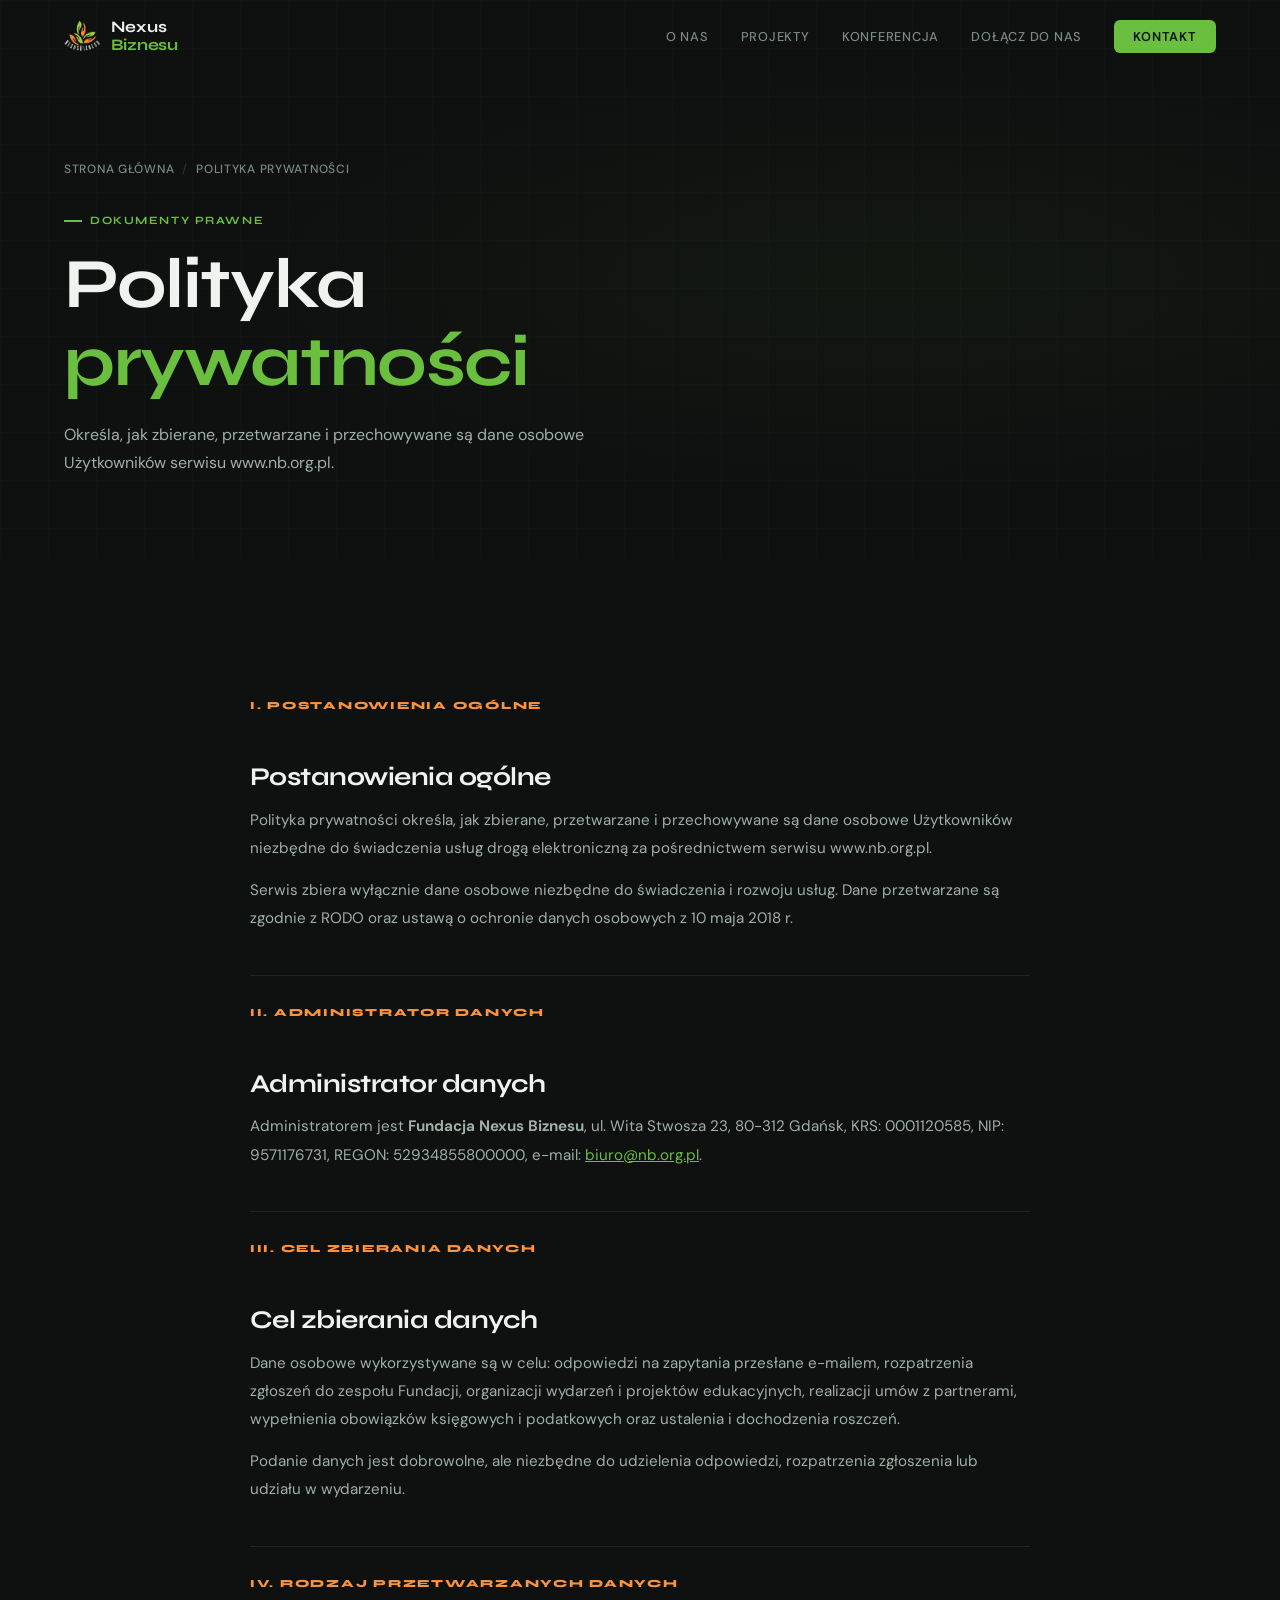
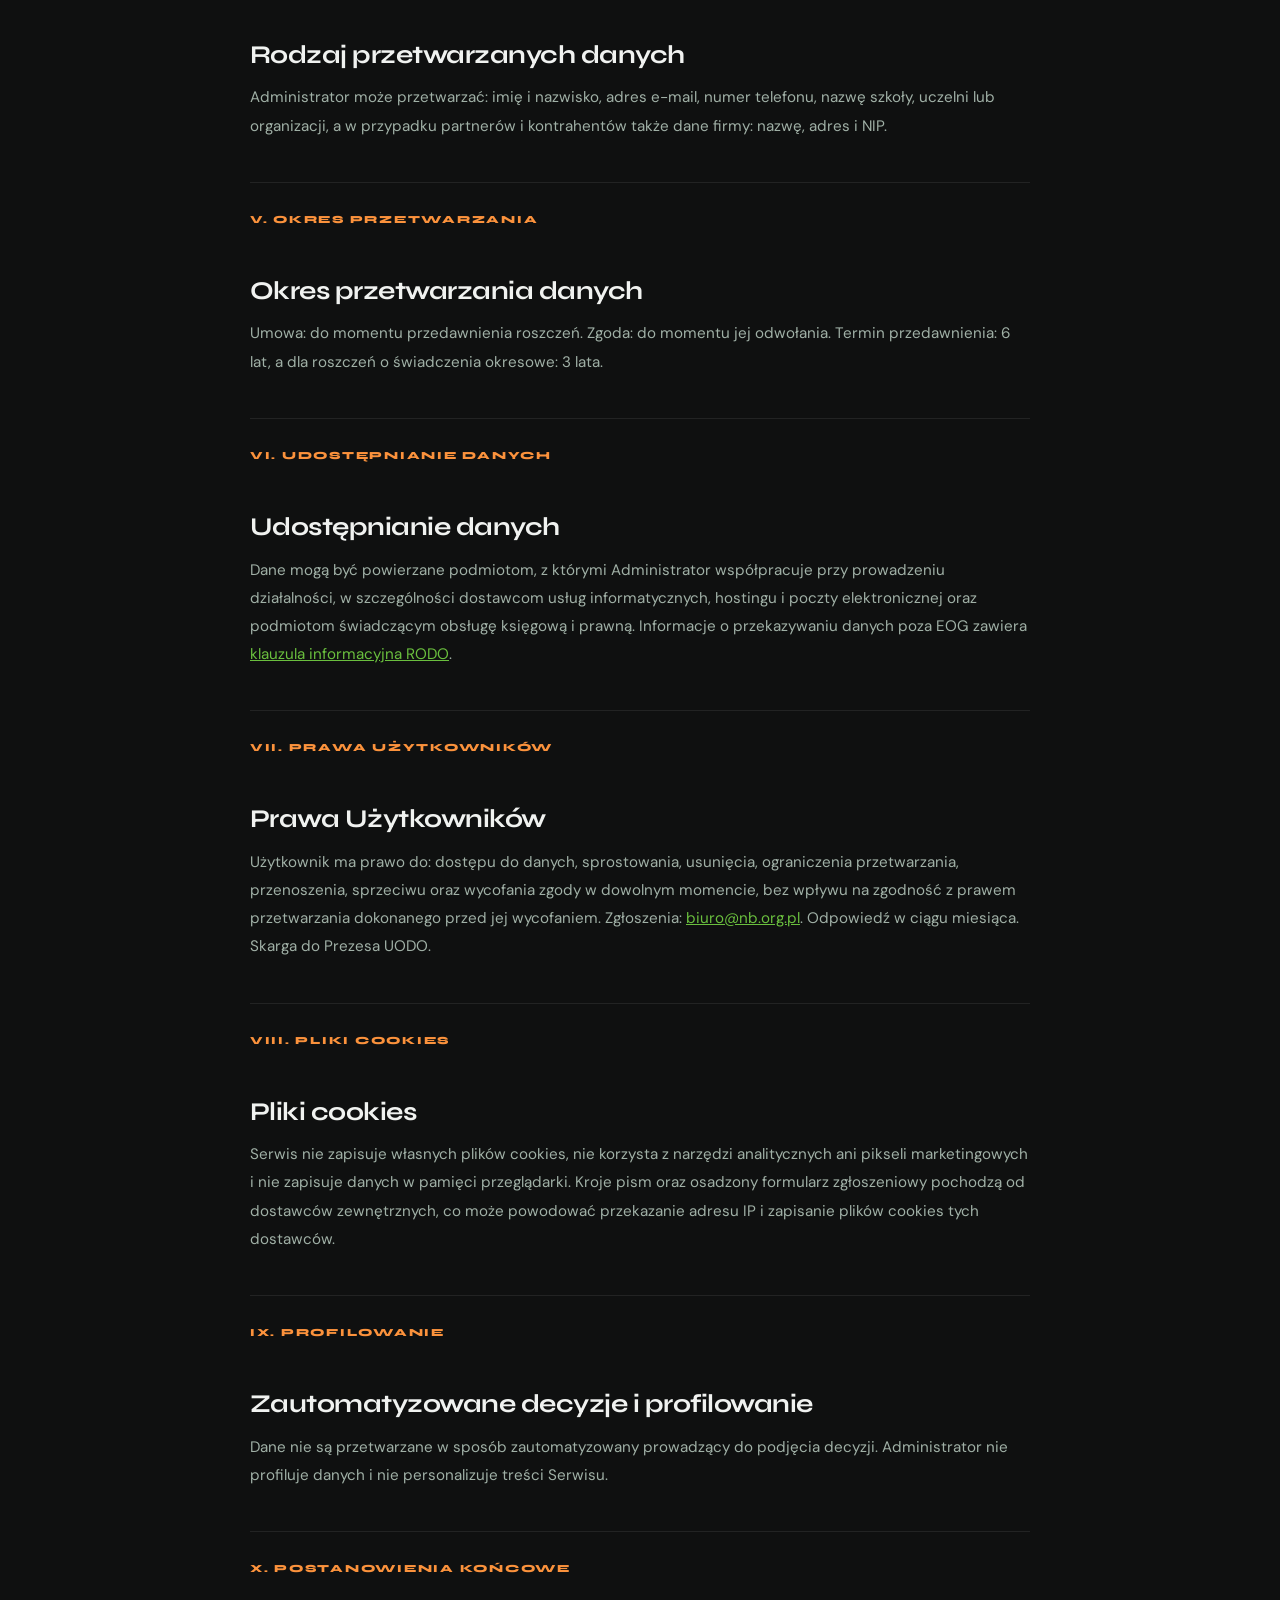
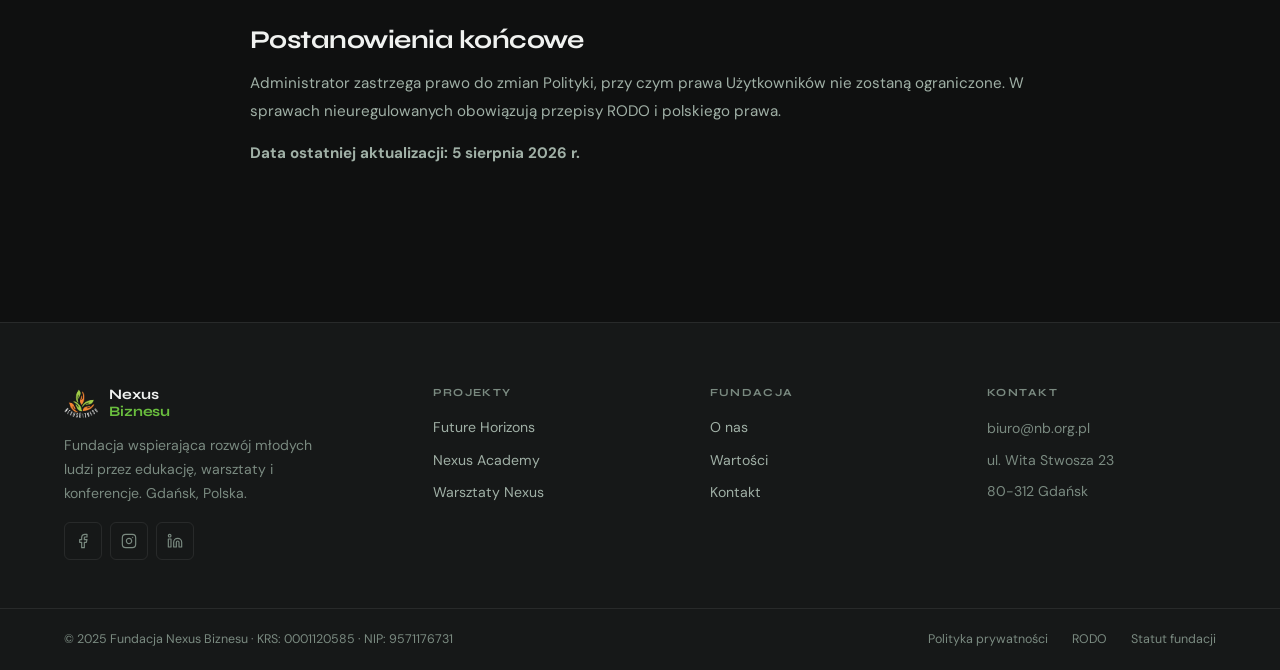
<file: polityka-prywatnosci.html>
<!DOCTYPE html>
<html lang="pl">
<head>
  <meta charset="UTF-8" />
  <meta name="viewport" content="width=device-width, initial-scale=1.0" />
  <meta name="description" content="Polityka prywatności Fundacji Nexus Biznesu." />
  <title>Polityka prywatności | Fundacja Nexus Biznesu</title>
  <link rel="preconnect" href="https://fonts.googleapis.com" />
  <link rel="preconnect" href="https://fonts.gstatic.com" crossorigin />
  <link rel="icon" type="image/png" href="img/logo-light.png" />
  <link rel="apple-touch-icon" href="img/logo-light.png" />
  <link href="https://fonts.googleapis.com/css2?family=DM+Sans:opsz,wght@9..40,300..700&family=Syne:wght@400..800&display=swap" rel="stylesheet" />
  <link rel="stylesheet" href="style.css" />
  <style>
.legal-body { max-width:780px; margin:0 auto; }
.legal-body h2 { font-size:clamp(1.3rem,2vw,1.75rem); margin-top:3rem; margin-bottom:.9rem; }
.legal-body h2:first-child { margin-top:0; }
.legal-body h3 { font-size:1rem; font-weight:600; font-family:var(--fb); margin:1.4rem 0 .5rem; color:var(--text); }
.legal-body p { color:var(--muted2); line-height:1.85; margin-bottom:.9rem; font-size:.95rem; }
.legal-body ul { margin:.6rem 0 1rem 1.5rem; }
.legal-body ul li { color:var(--muted2); line-height:1.8; margin-bottom:.35rem; font-size:.92rem; }
.legal-body a { color:var(--green); }
.legal-section { padding:1.75rem 0; border-bottom:1px solid var(--border); }
.legal-section:last-child { border-bottom:none; }
.legal-num { font-family:var(--fd); font-size:.68rem; font-weight:800; letter-spacing:.16em; text-transform:uppercase; color:var(--orange); display:block; margin-bottom:.5rem; }
.legal-intro { background:var(--surface2); border:1px solid var(--border); border-left:3px solid var(--orange); padding:1.4rem 1.8rem; border-radius:var(--radius); margin-bottom:2.5rem; }
.legal-intro p { margin:0; font-size:.92rem; }
</style>
</head>
<body>
<nav id="navbar">
  <a href="/" class="nav-logo">
    <img src="img/logo-light.png" alt="Nexus Biznesu" />
    <div class="nav-logo-text">Nexus<br><span>Biznesu</span></div>
  </a>
  <ul class="nav-links">
    <li><a href="o-nas">O nas</a></li>
    <li><a href="projekty">Projekty</a></li>
    <li><a href="future-horizons">Konferencja</a></li>
    <li><a href="dolacz-do-nas">Dołącz do nas</a></li>
    <li><a href="kontakt" class="nav-cta">Kontakt</a></li>
  </ul>
  <button class="hamburger" id="hamburger" aria-label="Menu" onclick="toggleNav()">
    <span></span><span></span><span></span>
  </button>
</nav>
<div class="mobile-menu" id="mobileMenu">
  <a href="/" onclick="closeNav()">Strona główna</a>
  <a href="o-nas" onclick="closeNav()">O nas</a>
  <a href="projekty" onclick="closeNav()">Projekty</a>
  <a href="future-horizons" onclick="closeNav()">Konferencja</a>
  <a href="dolacz-do-nas" onclick="closeNav()">Dołącz do nas</a>
  <a href="kontakt" onclick="closeNav()">Kontakt</a>
</div>
<div class="page-hero">
  <div class="page-hero-bg" style="background:radial-gradient(ellipse at 70% 50%,rgba(106,191,62,.04) 0%,transparent 55%)"></div>
  <div class="page-hero-grid"></div>
  <div class="page-hero-inner">
    <div class="breadcrumb reveal"><a href="/">Strona główna</a><span class="sep"> / </span><span>Polityka prywatności</span></div>
    <div class="label reveal">Dokumenty prawne</div>
    <h1 class="reveal d1">Polityka<br><em>prywatności</em></h1>
    <p class="reveal d2" style="color:var(--muted2);font-size:1rem;line-height:1.75;max-width:540px;margin-top:.75rem">Określa, jak zbierane, przetwarzane i przechowywane są dane osobowe Użytkowników serwisu www.nb.org.pl.</p>
  </div>
</div>
<section class="section">
  <div class="legal-body">
    <div class="legal-section reveal"><span class="legal-num">I. Postanowienia ogólne</span><h2>Postanowienia ogólne</h2><p>Polityka prywatności określa, jak zbierane, przetwarzane i przechowywane są dane osobowe Użytkowników niezbędne do świadczenia usług drogą elektroniczną za pośrednictwem serwisu www.nb.org.pl.</p><p>Serwis zbiera wyłącznie dane osobowe niezbędne do świadczenia i rozwoju usług. Dane przetwarzane są zgodnie z RODO oraz ustawą o ochronie danych osobowych z 10 maja 2018 r.</p></div>
    <div class="legal-section reveal"><span class="legal-num">II. Administrator danych</span><h2>Administrator danych</h2><p>Administratorem jest <strong>Fundacja Nexus Biznesu</strong>, ul. Wita Stwosza 23, 80-312 Gdańsk, KRS: 0001120585, NIP: 9571176731, REGON: 52934855800000, e-mail: <a href="mailto:biuro@nb.org.pl">biuro@nb.org.pl</a>.</p></div>
    <div class="legal-section reveal"><span class="legal-num">III. Cel zbierania danych</span><h2>Cel zbierania danych</h2><p>Dane osobowe wykorzystywane są w celu: odpowiedzi na zapytania przesłane e-mailem, rozpatrzenia zgłoszeń do zespołu Fundacji, organizacji wydarzeń i projektów edukacyjnych, realizacji umów z partnerami, wypełnienia obowiązków księgowych i podatkowych oraz ustalenia i dochodzenia roszczeń.</p><p>Podanie danych jest dobrowolne, ale niezbędne do udzielenia odpowiedzi, rozpatrzenia zgłoszenia lub udziału w wydarzeniu.</p></div>
    <div class="legal-section reveal"><span class="legal-num">IV. Rodzaj przetwarzanych danych</span><h2>Rodzaj przetwarzanych danych</h2><p>Administrator może przetwarzać: imię i nazwisko, adres e-mail, numer telefonu, nazwę szkoły, uczelni lub organizacji, a w przypadku partnerów i kontrahentów także dane firmy: nazwę, adres i NIP.</p></div>
    <div class="legal-section reveal"><span class="legal-num">V. Okres przetwarzania</span><h2>Okres przetwarzania danych</h2><p>Umowa: do momentu przedawnienia roszczeń. Zgoda: do momentu jej odwołania. Termin przedawnienia: 6 lat, a dla roszczeń o świadczenia okresowe: 3 lata.</p></div>
    <div class="legal-section reveal"><span class="legal-num">VI. Udostępnianie danych</span><h2>Udostępnianie danych</h2><p>Dane mogą być powierzane podmiotom, z którymi Administrator współpracuje przy prowadzeniu działalności, w szczególności dostawcom usług informatycznych, hostingu i poczty elektronicznej oraz podmiotom świadczącym obsługę księgową i prawną. Informacje o przekazywaniu danych poza EOG zawiera <a href="rodo">klauzula informacyjna RODO</a>.</p></div>
    <div class="legal-section reveal"><span class="legal-num">VII. Prawa Użytkowników</span><h2>Prawa Użytkowników</h2><p>Użytkownik ma prawo do: dostępu do danych, sprostowania, usunięcia, ograniczenia przetwarzania, przenoszenia, sprzeciwu oraz wycofania zgody w dowolnym momencie, bez wpływu na zgodność z prawem przetwarzania dokonanego przed jej wycofaniem. Zgłoszenia: <a href="mailto:biuro@nb.org.pl">biuro@nb.org.pl</a>. Odpowiedź w ciągu miesiąca. Skarga do Prezesa UODO.</p></div>
    <div class="legal-section reveal"><span class="legal-num">VIII. Pliki cookies</span><h2>Pliki cookies</h2><p>Serwis nie zapisuje własnych plików cookies, nie korzysta z narzędzi analitycznych ani pikseli marketingowych i nie zapisuje danych w pamięci przeglądarki. Kroje pism oraz osadzony formularz zgłoszeniowy pochodzą od dostawców zewnętrznych, co może powodować przekazanie adresu IP i zapisanie plików cookies tych dostawców.</p></div>
    <div class="legal-section reveal"><span class="legal-num">IX. Profilowanie</span><h2>Zautomatyzowane decyzje i profilowanie</h2><p>Dane nie są przetwarzane w sposób zautomatyzowany prowadzący do podjęcia decyzji. Administrator nie profiluje danych i nie personalizuje treści Serwisu.</p></div>
    <div class="legal-section reveal"><span class="legal-num">X. Postanowienia końcowe</span><h2>Postanowienia końcowe</h2><p>Administrator zastrzega prawo do zmian Polityki, przy czym prawa Użytkowników nie zostaną ograniczone. W sprawach nieuregulowanych obowiązują przepisy RODO i polskiego prawa.</p><p><strong>Data ostatniej aktualizacji: 5 sierpnia 2026 r.</strong></p></div>
  </div>
</section>
<footer>
  <div class="footer-main">
    <div class="footer-brand">
      <a href="/" class="nav-logo" style="margin-bottom:.75rem">
        <img src="img/logo-light.png" alt="Nexus Biznesu" style="height:34px;width:34px" />
        <div class="nav-logo-text" style="font-size:.9rem">Nexus<br><span>Biznesu</span></div>
      </a>
      <p>Fundacja wspierająca rozwój młodych ludzi przez edukację, warsztaty i konferencje. Gdańsk, Polska.</p>
      <div style="display:flex;gap:.5rem;margin-top:1rem">
        <a href="https://www.facebook.com/nexusbiznesu" target="_blank" rel="noopener" class="soc-icon-btn" title="Facebook"><span class="icon" style="width:16px;height:16px;"><svg viewBox="0 0 24 24" style="width:100%;height:100%;stroke:currentColor;fill:none;stroke-width:1.75;stroke-linecap:round;stroke-linejoin:round"><path d="M18 2h-3a5 5 0 0 0-5 5v3H7v4h3v8h4v-8h3l1-4h-4V7a1 1 0 0 1 1-1h3z"/></svg></span></a>
        <a href="https://www.instagram.com/nexusbiznesu/" target="_blank" rel="noopener" class="soc-icon-btn" title="Instagram"><span class="icon" style="width:16px;height:16px;"><svg viewBox="0 0 24 24" style="width:100%;height:100%;stroke:currentColor;fill:none;stroke-width:1.75;stroke-linecap:round;stroke-linejoin:round"><rect x="2" y="2" width="20" height="20" rx="5" ry="5"/><path d="M16 11.37A4 4 0 1 1 12.63 8 4 4 0 0 1 16 11.37z"/><line x1="17.5" y1="6.5" x2="17.51" y2="6.5"/></svg></span></a>
        <a href="https://www.linkedin.com/company/fundacja-nexus-biznesu" target="_blank" rel="noopener" class="soc-icon-btn" title="LinkedIn"><span class="icon" style="width:16px;height:16px;"><svg viewBox="0 0 24 24" style="width:100%;height:100%;stroke:currentColor;fill:none;stroke-width:1.75;stroke-linecap:round;stroke-linejoin:round"><path d="M16 8a6 6 0 0 1 6 6v7h-4v-7a2 2 0 0 0-4 0v7h-4v-7a6 6 0 0 1 6-6z"/><rect x="2" y="9" width="4" height="12"/><circle cx="4" cy="4" r="2"/></svg></span></a>
      </div>
    </div>
    <div class="footer-col">
      <h5>Projekty</h5>
      <a href="future-horizons">Future Horizons</a>
      <a href="projekty#academy">Nexus Academy</a>
      <a href="projekty#warsztaty">Warsztaty Nexus</a>
    </div>
    <div class="footer-col">
      <h5>Fundacja</h5>
      <a href="o-nas">O nas</a>
      <a href="/#values">Wartości</a>
      <a href="kontakt">Kontakt</a>
    </div>
    <div class="footer-col">
      <h5>Kontakt</h5>
      <p>biuro@nb.org.pl</p>
      <p>ul. Wita Stwosza 23</p>
      <p>80-312 Gdańsk</p>
    </div>
  </div>
  <div class="footer-bottom">
    <p>© 2025 Fundacja Nexus Biznesu · KRS: 0001120585 · NIP: 9571176731</p>
    <div class="footer-legal">
      <a href="polityka-prywatnosci">Polityka prywatności</a>
      <a href="rodo">RODO</a>
      <a href="data/NexusBiznesu_statut_tekstJednolity.pdf" target="_blank" rel="noopener">Statut fundacji</a>
    </div>
  </div>
</footer>
<script>


// ── SCROLL NAV ──
const nav = document.getElementById('navbar');
if (nav) {
  window.addEventListener('scroll', () => nav.classList.toggle('scrolled', window.scrollY > 60));
  nav.classList.toggle('scrolled', window.scrollY > 60);
}

// ── MOBILE NAV ──
function toggleNav() {
  const m = document.getElementById('mobileMenu'), b = document.getElementById('hamburger');
  if (!m || !b) return;
  m.classList.toggle('open'); b.classList.toggle('open');
  document.body.style.overflow = m.classList.contains('open') ? 'hidden' : '';
}
function closeNav() {
  const m = document.getElementById('mobileMenu'), b = document.getElementById('hamburger');
  if (!m || !b) return;
  m.classList.remove('open'); b.classList.remove('open');
  document.body.style.overflow = '';
}

// ── REVEAL ON SCROLL ──
document.addEventListener('DOMContentLoaded', () => {
  const obs = new IntersectionObserver(entries => {
    entries.forEach(e => { if (e.isIntersecting) { e.target.classList.add('visible'); obs.unobserve(e.target); } });
  }, { threshold: 0.1 });
  document.querySelectorAll('.reveal').forEach(el => obs.observe(el));

  setTimeout(() => {
    document.querySelectorAll('.page-hero .reveal, #hero .reveal').forEach(el => el.classList.add('visible'));
  }, 80);

  const page = window.location.pathname.split('/').pop() || 'index.html';
  document.querySelectorAll('.nav-links a, .mobile-menu a').forEach(a => {
    if (a.getAttribute('href') === page) a.classList.add('active');
  });
});


</script>
</body>
</html>
</file>
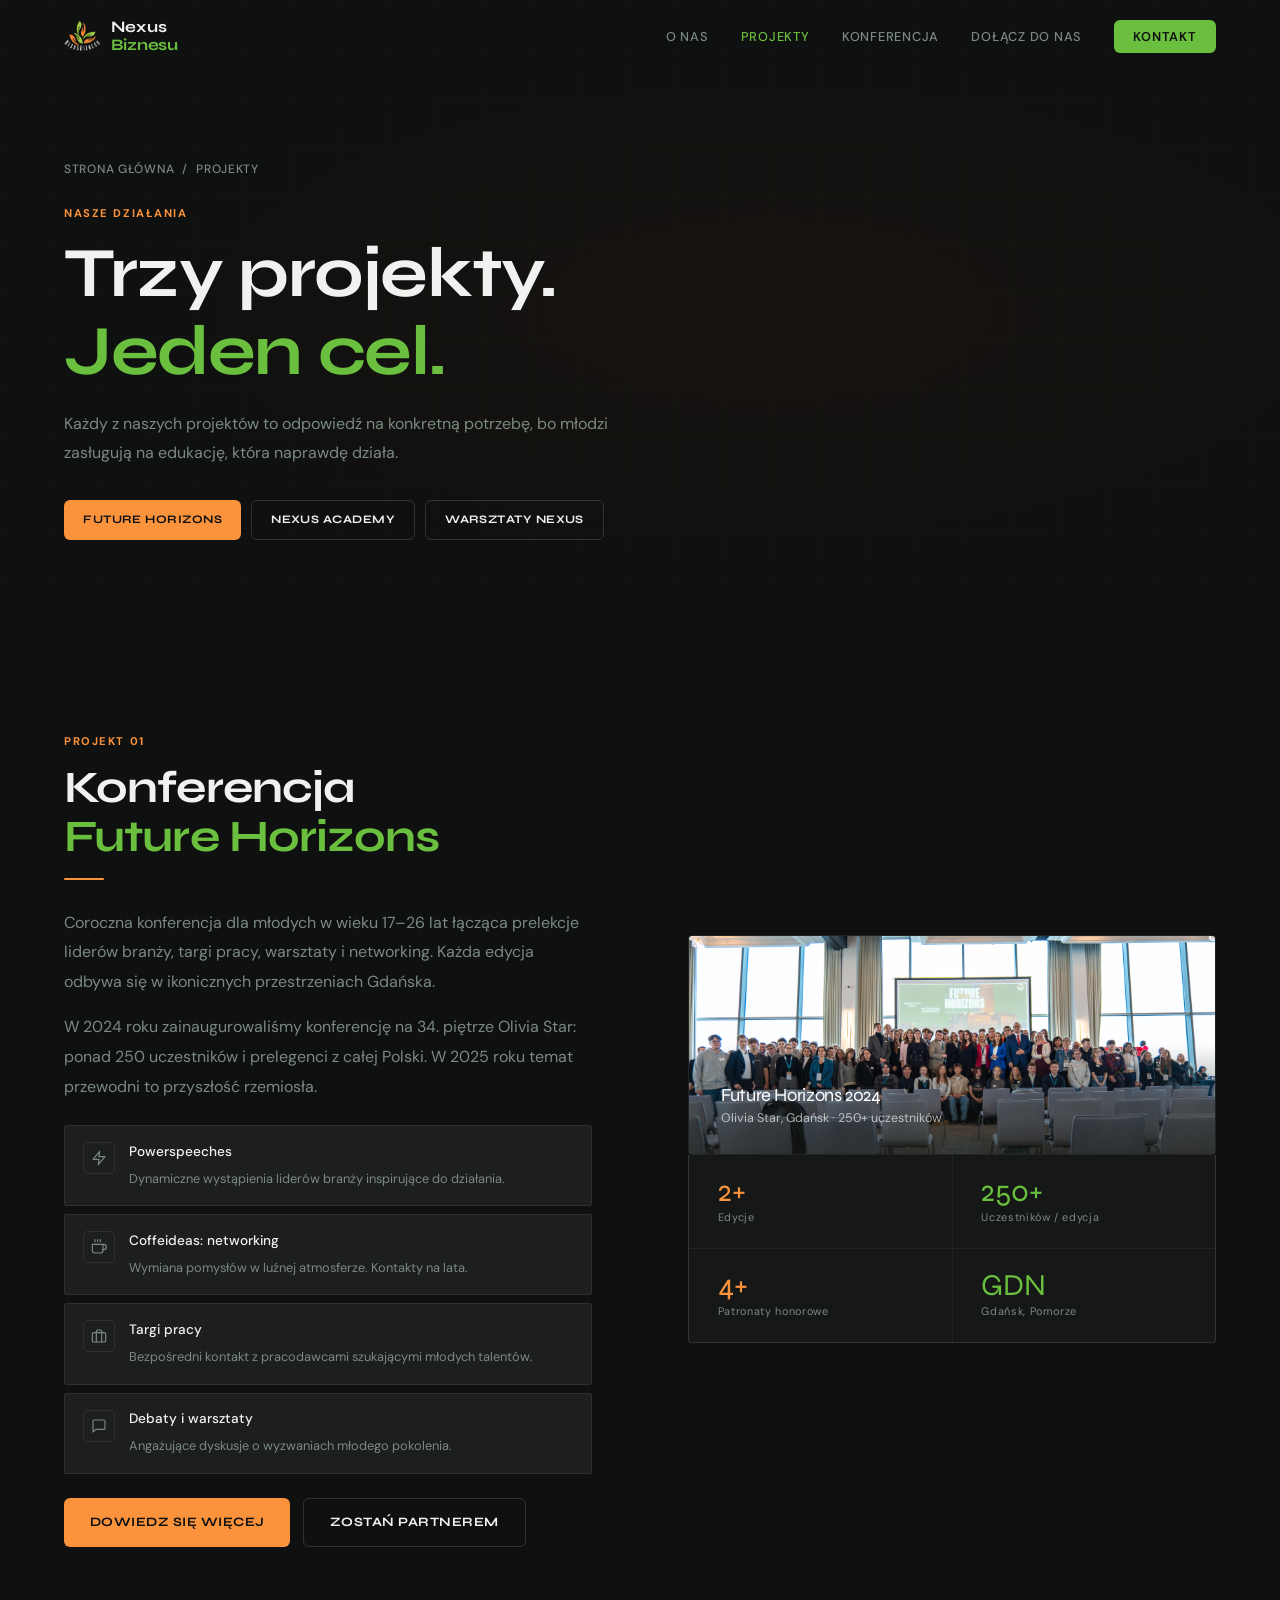
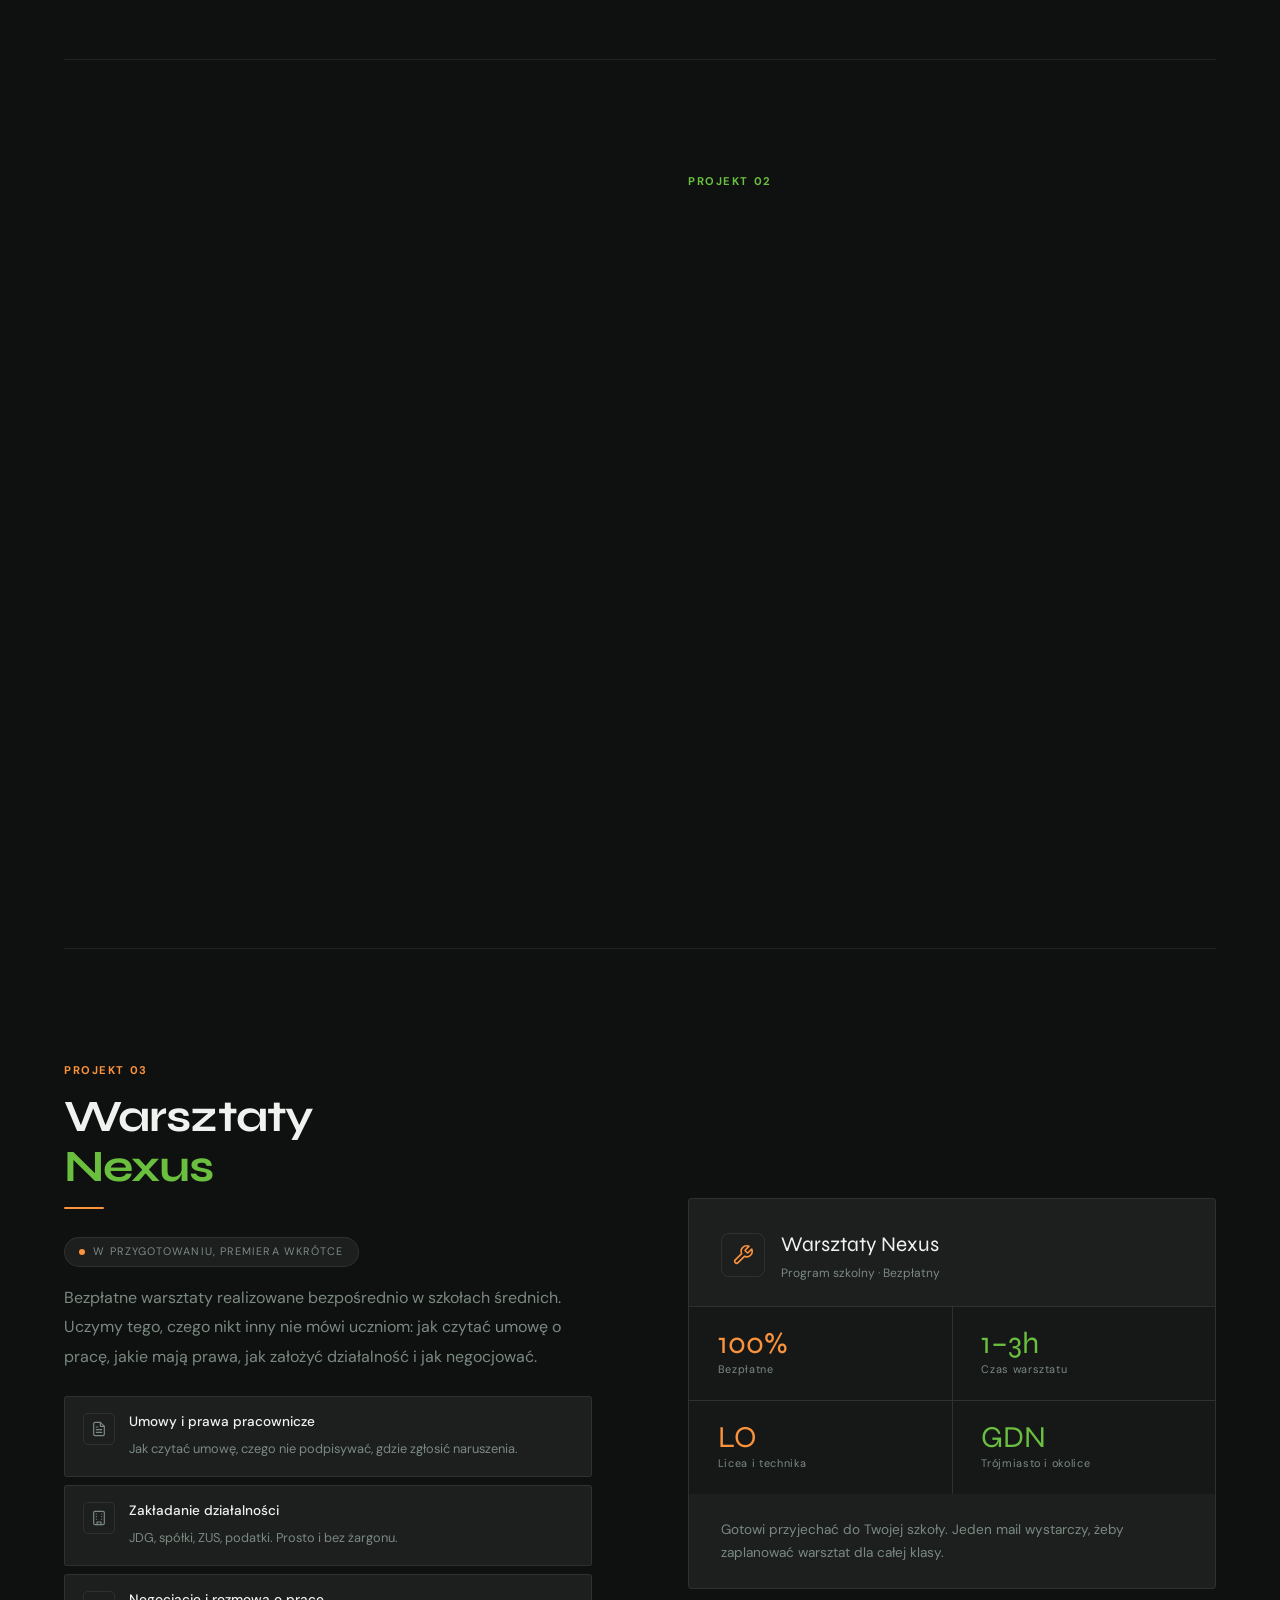
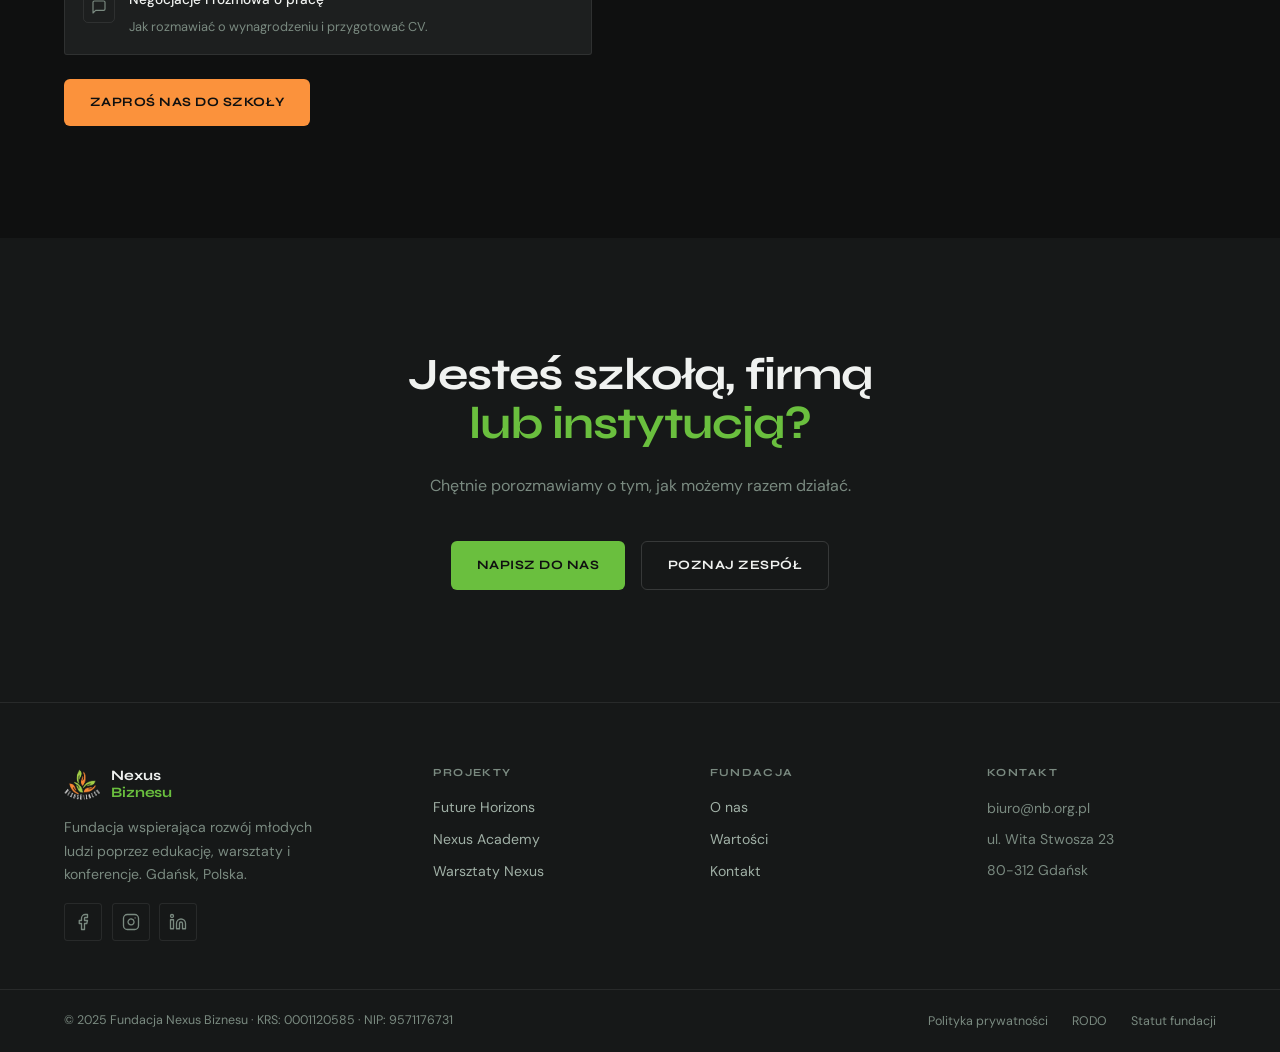
<file: projekty.html>
<!DOCTYPE html>
<html lang="pl">
<head>
  <meta charset="UTF-8" />
  <meta name="viewport" content="width=device-width, initial-scale=1.0" />
  <meta name="description" content="Poznaj projekty Fundacji Nexus Biznesu." />
  <title>Projekty | Fundacja Nexus Biznesu</title>
  <link rel="preconnect" href="https://fonts.googleapis.com" />
  <link rel="preconnect" href="https://fonts.gstatic.com" crossorigin />
  <link rel="icon" type="image/png" href="img/logo-light.png" />
  <link rel="apple-touch-icon" href="img/logo-light.png" />
  <link href="https://fonts.googleapis.com/css2?family=DM+Sans:opsz,wght@9..40,300..700&family=Syne:wght@400..800&display=swap" rel="stylesheet" />
  <link rel="stylesheet" href="style.css" />
  <style>
.soc-icon-btn{display:flex;align-items:center;justify-content:center;width:38px;height:38px;border:1px solid var(--border);border-radius:3px;color:var(--muted);text-decoration:none;transition:all .2s;}.soc-icon-btn:hover{border-color:var(--green);color:var(--green);}

.proj-block{display:grid;grid-template-columns:1fr 1fr;gap:6rem;align-items:center;}
.proj-block.rev{direction:rtl;}.proj-block.rev>*{direction:ltr;}
.proj-body p{color:var(--muted);line-height:1.85;margin-bottom:1rem;}
.pf-list{display:flex;flex-direction:column;gap:.5rem;margin:1.5rem 0;}
.pf{display:flex;align-items:flex-start;gap:.9rem;padding:.9rem 1.1rem;background:var(--surface2);border:1px solid var(--border);border-radius:3px;}
.pf:hover{border-color:rgba(106,191,62,.2);}
.pf-ic{width:32px;height:32px;border:1px solid var(--border);border-radius:5px;display:flex;align-items:center;justify-content:center;color:var(--green);flex-shrink:0;margin-top:.1rem;}
.pf strong{display:block;font-size:.85rem;font-weight:500;margin-bottom:.1rem;}
.pf span{color:var(--muted);font-size:.8rem;line-height:1.55;}
.proj-visual{background:var(--surface2);border:1px solid var(--border);border-radius:4px;overflow:hidden;}
.pv-head{padding:1.8rem 2rem 1.4rem;border-bottom:1px solid var(--border);display:flex;align-items:center;gap:1rem;}
.pv-icon{width:44px;height:44px;border:1px solid var(--border);border-radius:8px;display:flex;align-items:center;justify-content:center;color:var(--green);}
.pv-title{font-family:var(--fd);font-size:1.3rem;font-weight:400;}
.pv-sub{font-size:.75rem;color:var(--muted);margin-top:.1rem;}
.pv-stats{display:grid;grid-template-columns:1fr 1fr;gap:1px;background:var(--border);}
.pvs{background:var(--surface);padding:1.3rem 1.8rem;}
.pvs-num{font-family:var(--fd);font-size:1.9rem;font-weight:300;color:var(--green);line-height:1;}
.pvs-num.o{color:var(--orange);}
.pvs-lbl{font-size:.68rem;color:var(--muted);margin-top:.2rem;letter-spacing:.06em;}
.pv-body{padding:1.5rem 2rem;}
.pv-body p{font-size:.85rem;color:var(--muted);line-height:1.7;}
.proj-img{border-radius:4px;overflow:hidden;border:1px solid var(--border);position:relative;}
.proj-img img{width:100%;display:block;object-fit:cover;max-height:400px;}
.proj-img-overlay{position:absolute;inset:0;background:linear-gradient(to top,rgba(24,26,21,.7) 0%,transparent 50%);}
.proj-img-cap{position:absolute;bottom:0;left:0;right:0;padding:1.5rem 2rem;}
.proj-img-cap h4{font-family:var(--fd);font-size:1.15rem;font-weight:300;color:#fff;margin-bottom:.2rem;}
.proj-img-cap p{font-size:.78rem;color:rgba(255,255,255,.65);}
.badge-wip{display:inline-flex;align-items:center;gap:.5rem;background:var(--surface2);border:1px solid var(--border);font-size:.68rem;letter-spacing:.1em;text-transform:uppercase;color:var(--muted);padding:.3rem .9rem;border-radius:100px;margin-bottom:1rem;}
.badge-wip::before{content:'';width:6px;height:6px;border-radius:50%;background:var(--orange);animation:blink 1.5s ease-in-out infinite;}
@keyframes blink{0%,100%{opacity:1}50%{opacity:.3}}
hr.div{border:none;border-top:1px solid var(--border);margin:0 4rem;}
@media(max-width:900px){.proj-block,.proj-block.rev{grid-template-columns:1fr;gap:3rem;direction:ltr;}hr.div{margin:0 1.5rem;}}
</style>
</head>
<body>
<nav id="navbar">
  <a href="/" class="nav-logo">
    <img src="img/logo-light.png" alt="Nexus Biznesu logo" />
    <div class="nav-logo-text">Nexus<br><span>Biznesu</span></div>
  </a>
  <ul class="nav-links">
    <li><a href="o-nas">O nas</a></li>
    <li><a href="projekty" class="active">Projekty</a></li>
    <li><a href="future-horizons">Konferencja</a></li>
    <li><a href="dolacz-do-nas">Dołącz do nas</a></li>
    <li><a href="kontakt" class="nav-cta">Kontakt</a></li>
  </ul>
  <button class="hamburger" id="hamburger" aria-label="Menu" onclick="toggleNav()">
    <span></span><span></span><span></span>
  </button>
</nav>
<div class="mobile-menu" id="mobileMenu">
  <a href="/" onclick="closeNav()">Strona główna</a>
  <a href="o-nas" onclick="closeNav()">O nas</a>
  <a href="projekty" onclick="closeNav()">Projekty</a>
  <a href="future-horizons" onclick="closeNav()">Konferencja</a>
  <a href="dolacz-do-nas" onclick="closeNav()">Dołącz do nas</a>
  <a href="kontakt" onclick="closeNav()">Kontakt</a>
</div>

<div class="page-hero">
  <div class="page-hero-bg" style="background:radial-gradient(ellipse at 60% 50%,rgba(232,98,26,.04) 0%,transparent 60%),linear-gradient(to bottom,var(--bg),var(--bg));"></div>
  <div class="page-hero-grid"></div>
  <div class="page-hero-inner">
    <div class="breadcrumb"><a href="/">Strona główna</a> <span>/</span> <span>Projekty</span></div>
    <span class="section-eyebrow o reveal">Nasze działania</span>
    <h1 class="reveal d1">Trzy projekty.<br><em>Jeden cel.</em></h1>
    <p class="reveal d2" style="color:var(--muted);font-size:1rem;line-height:1.8;max-width:560px;">Każdy z naszych projektów to odpowiedź na konkretną potrzebę, bo młodzi zasługują na edukację, która naprawdę działa.</p>
    <div class="reveal d3" style="display:flex;gap:.6rem;flex-wrap:wrap;margin-top:2rem;">
      <a href="#conference" class="btn btn-orange" style="font-size:.72rem;padding:.6rem 1.2rem;">Future Horizons</a>
      <a href="#academy" class="btn btn-ghost" style="font-size:.72rem;padding:.6rem 1.2rem;">Nexus Academy</a>
      <a href="#warsztaty" class="btn btn-ghost" style="font-size:.72rem;padding:.6rem 1.2rem;">Warsztaty Nexus</a>
    </div>
  </div>
</div>

<section class="section" id="conference">
  <div class="proj-block">
    <div class="proj-body">
      <span class="section-eyebrow o reveal">Projekt 01</span>
      <h2 class="reveal d1">Konferencja<br><em>Future Horizons</em></h2>
      <div class="rule o reveal d1"></div>
      <p class="reveal d2">Coroczna konferencja dla młodych w wieku 17–26 lat łącząca prelekcje liderów branży, targi pracy, warsztaty i networking. Każda edycja odbywa się w ikonicznych przestrzeniach Gdańska.</p>
      <p class="reveal d2">W 2024 roku zainaugurowaliśmy konferencję na 34. piętrze Olivia Star: ponad 250 uczestników i prelegenci z całej Polski. W 2025 roku temat przewodni to przyszłość rzemiosła.</p>
      <div class="pf-list reveal d3">
        <div class="pf"><div class="pf-ic"><span class="icon" style="width:16px;height:16px"><svg viewBox="0 0 24 24"><polygon points="13 2 3 14 12 14 11 22 21 10 12 10 13 2"/></svg></span></div><div><strong>Powerspeeches</strong><span>Dynamiczne wystąpienia liderów branży inspirujące do działania.</span></div></div>
        <div class="pf"><div class="pf-ic"><span class="icon" style="width:16px;height:16px"><svg viewBox="0 0 24 24"><path d="M18 8h1a4 4 0 0 1 0 8h-1"/><path d="M2 8h16v9a4 4 0 0 1-4 4H6a4 4 0 0 1-4-4V8z"/><line x1="6" y1="1" x2="6" y2="4"/><line x1="10" y1="1" x2="10" y2="4"/><line x1="14" y1="1" x2="14" y2="4"/></svg></span></div><div><strong>Coffeideas: networking</strong><span>Wymiana pomysłów w luźnej atmosferze. Kontakty na lata.</span></div></div>
        <div class="pf"><div class="pf-ic"><span class="icon" style="width:16px;height:16px"><svg viewBox="0 0 24 24"><rect x="2" y="7" width="20" height="14" rx="2" ry="2"/><path d="M16 21V5a2 2 0 0 0-2-2h-4a2 2 0 0 0-2 2v16"/></svg></span></div><div><strong>Targi pracy</strong><span>Bezpośredni kontakt z pracodawcami szukającymi młodych talentów.</span></div></div>
        <div class="pf"><div class="pf-ic"><span class="icon" style="width:16px;height:16px"><svg viewBox="0 0 24 24"><path d="M21 15a2 2 0 0 1-2 2H7l-4 4V5a2 2 0 0 1 2-2h14a2 2 0 0 1 2 2z"/></svg></span></div><div><strong>Debaty i warsztaty</strong><span>Angażujące dyskusje o wyzwaniach młodego pokolenia.</span></div></div>
      </div>
      <div class="reveal d3" style="display:flex;gap:.8rem;flex-wrap:wrap;">
        <a href="future-horizons" class="btn btn-orange">Dowiedz się więcej</a>
        <a href="kontakt" class="btn btn-ghost">Zostań partnerem</a>
      </div>
    </div>
    <div class="reveal d2">
      <div class="proj-img">
        <img src="img/future_horizons.jpg" alt="Konferencja Future Horizons" />
        <div class="proj-img-overlay"></div>
        <div class="proj-img-cap"><h4>Future Horizons 2024</h4><p>Olivia Star, Gdańsk · 250+ uczestników</p></div>
      </div>
      <div style="display:grid;grid-template-columns:1fr 1fr;gap:1px;background:var(--border);border:1px solid var(--border);border-top:none;border-radius:0 0 4px 4px;overflow:hidden;">
        <div class="pvs"><div class="pvs-num o">2+</div><div class="pvs-lbl">Edycje</div></div>
        <div class="pvs"><div class="pvs-num">250+</div><div class="pvs-lbl">Uczestników / edycja</div></div>
        <div class="pvs"><div class="pvs-num o">4+</div><div class="pvs-lbl">Patronaty honorowe</div></div>
        <div class="pvs"><div class="pvs-num">GDN</div><div class="pvs-lbl">Gdańsk, Pomorze</div></div>
      </div>
    </div>
  </div>
</section>

<hr class="div" />

<section class="section" id="academy">
  <div class="proj-block rev">
    <div class="proj-body">
      <span class="section-eyebrow reveal">Projekt 02</span>
      <h2 class="reveal d1">Nexus<br><em class="g">Academy</em></h2>
      <div class="rule reveal d1"></div>
      <div class="badge-wip reveal d1">W przygotowaniu, premiera wkrótce</div>
      <p class="reveal d2">Platforma e-learningowa stworzona dla uczniów szkół średnich realizujących przedmiot Biznes i Zarządzanie. Interaktywne moduły, quizy i studia przypadków. Nauka przez praktykę.</p>
      <div class="pf-list reveal d3">
        <div class="pf"><div class="pf-ic"><span class="icon" style="width:16px;height:16px"><svg viewBox="0 0 24 24"><path d="M22 10v6M2 10l10-5 10 5-10 5z"/><path d="M6 12v5c3 3 9 3 12 0v-5"/></svg></span></div><div><strong>Zgodna z podstawą programową</strong><span>Materiały dla przedmiotu Biznes i Zarządzanie.</span></div></div>
        <div class="pf"><div class="pf-ic"><span class="icon" style="width:16px;height:16px"><svg viewBox="0 0 24 24"><line x1="18" y1="20" x2="18" y2="10"/><line x1="12" y1="20" x2="12" y2="4"/><line x1="6" y1="20" x2="6" y2="14"/></svg></span></div><div><strong>Panel nauczyciela</strong><span>Śledzenie postępów uczniów i automatyczna ocena.</span></div></div>
        <div class="pf"><div class="pf-ic"><span class="icon" style="width:16px;height:16px"><svg viewBox="0 0 24 24"><circle cx="12" cy="8" r="6"/><path d="M15.477 12.89L17 22l-5-3-5 3 1.523-9.11"/></svg></span></div><div><strong>Gamifikacja i certyfikaty</strong><span>Odznaki i certyfikaty zwiększające zaangażowanie.</span></div></div>
      </div>
      <a href="kontakt" class="btn btn-green reveal d3">Zainteresuj swoją szkołę</a>
    </div>
    <div class="reveal d2">
      <div class="proj-visual">
        <div class="pv-head"><div class="pv-icon"><span class="icon" style="width:22px;height:22px"><svg viewBox="0 0 24 24"><path d="M22 10v6M2 10l10-5 10 5-10 5z"/><path d="M6 12v5c3 3 9 3 12 0v-5"/></svg></span></div><div><div class="pv-title">Nexus Academy</div><div class="pv-sub">Platforma e-learningowa · B&amp;Z</div></div></div>
        <div class="pv-stats">
          <div class="pvs"><div class="pvs-num">100%</div><div class="pvs-lbl">Bezpłatna dla szkół</div></div>
          <div class="pvs"><div class="pvs-num o">B&amp;Z</div><div class="pvs-lbl">Biznes i Zarządzanie</div></div>
          <div class="pvs"><div class="pvs-num">PL</div><div class="pvs-lbl">W języku polskim</div></div>
          <div class="pvs"><div class="pvs-num o">LO</div><div class="pvs-lbl">Licea i technika</div></div>
        </div>
        <div class="pv-body"><p>Szukamy szkół partnerskich do programu pilotażowego. Napisz do nas, jeśli chcesz dołączyć jako pierwsza.</p></div>
      </div>
    </div>
  </div>
</section>

<hr class="div" />

<section class="section" id="warsztaty">
  <div class="proj-block">
    <div class="proj-body">
      <span class="section-eyebrow o reveal">Projekt 03</span>
      <h2 class="reveal d1">Warsztaty<br><em>Nexus</em></h2>
      <div class="rule o reveal d1"></div>
      <div class="badge-wip reveal d1">W przygotowaniu, premiera wkrótce</div>
      <p class="reveal d2">Bezpłatne warsztaty realizowane bezpośrednio w szkołach średnich. Uczymy tego, czego nikt inny nie mówi uczniom: jak czytać umowę o pracę, jakie mają prawa, jak założyć działalność i jak negocjować.</p>
      <div class="pf-list reveal d3">
        <div class="pf"><div class="pf-ic"><span class="icon" style="width:16px;height:16px"><svg viewBox="0 0 24 24"><path d="M14 2H6a2 2 0 0 0-2 2v16a2 2 0 0 0 2 2h12a2 2 0 0 0 2-2V8z"/><polyline points="14 2 14 8 20 8"/><line x1="16" y1="13" x2="8" y2="13"/><line x1="16" y1="17" x2="8" y2="17"/><polyline points="10 9 9 9 8 9"/></svg></span></div><div><strong>Umowy i prawa pracownicze</strong><span>Jak czytać umowę, czego nie podpisywać, gdzie zgłosić naruszenia.</span></div></div>
        <div class="pf"><div class="pf-ic"><span class="icon" style="width:16px;height:16px"><svg viewBox="0 0 24 24"><rect x="4" y="2" width="16" height="20" rx="2"/><path d="M9 22v-4h6v4"/><path d="M8 6h.01M16 6h.01M8 10h.01M16 10h.01M8 14h.01M16 14h.01"/></svg></span></div><div><strong>Zakładanie działalności</strong><span>JDG, spółki, ZUS, podatki. Prosto i bez żargonu.</span></div></div>
        <div class="pf"><div class="pf-ic"><span class="icon" style="width:16px;height:16px"><svg viewBox="0 0 24 24"><path d="M21 15a2 2 0 0 1-2 2H7l-4 4V5a2 2 0 0 1 2-2h14a2 2 0 0 1 2 2z"/></svg></span></div><div><strong>Negocjacje i rozmowa o pracę</strong><span>Jak rozmawiać o wynagrodzeniu i przygotować CV.</span></div></div>
      </div>
      <div class="reveal d3" style="display:flex;gap:.8rem;flex-wrap:wrap;">
        <a href="kontakt" class="btn btn-orange">Zaproś nas do szkoły</a>
      </div>
    </div>
    <div class="reveal d2">
      <div class="proj-visual">
        <div class="pv-head"><div class="pv-icon" style="color:var(--orange)"><span class="icon" style="width:22px;height:22px"><svg viewBox="0 0 24 24"><path d="M14.7 6.3a1 1 0 0 0 0 1.4l1.6 1.6a1 1 0 0 0 1.4 0l3.77-3.77a6 6 0 0 1-7.94 7.94l-6.91 6.91a2.12 2.12 0 0 1-3-3l6.91-6.91a6 6 0 0 1 7.94-7.94l-3.76 3.76z"/></svg></span></div><div><div class="pv-title">Warsztaty Nexus</div><div class="pv-sub">Program szkolny · Bezpłatny</div></div></div>
        <div class="pv-stats">
          <div class="pvs"><div class="pvs-num o">100%</div><div class="pvs-lbl">Bezpłatne</div></div>
          <div class="pvs"><div class="pvs-num">1–3h</div><div class="pvs-lbl">Czas warsztatu</div></div>
          <div class="pvs"><div class="pvs-num o">LO</div><div class="pvs-lbl">Licea i technika</div></div>
          <div class="pvs"><div class="pvs-num">GDN</div><div class="pvs-lbl">Trójmiasto i okolice</div></div>
        </div>
        <div class="pv-body"><p>Gotowi przyjechać do Twojej szkoły. Jeden mail wystarczy, żeby zaplanować warsztat dla całej klasy.</p></div>
      </div>
    </div>
  </div>
</section>

<section class="section section-alt" style="text-align:center;">
  <h2 class="reveal" style="max-width:520px;margin:0 auto 1.5rem;">Jesteś szkołą, firmą<br><em>lub instytucją?</em></h2>
  <p class="reveal d1" style="color:var(--muted);max-width:440px;margin:0 auto 2.5rem;line-height:1.8;">Chętnie porozmawiamy o tym, jak możemy razem działać.</p>
  <div class="reveal d2" style="display:flex;gap:1rem;justify-content:center;flex-wrap:wrap;">
    <a href="kontakt" class="btn btn-green">Napisz do nas</a>
    <a href="o-nas" class="btn btn-ghost">Poznaj zespół</a>
  </div>
</section>

<footer>
  <div class="footer-main">
    <div class="footer-brand">
      <a href="/" class="nav-logo">
        <img src="img/logo-light.png" alt="Nexus Biznesu" style="height:36px;width:36px" />
        <div class="nav-logo-text" style="font-size:.9rem">Nexus<br><span>Biznesu</span></div>
      </a>
      <p>Fundacja wspierająca rozwój młodych ludzi poprzez edukację, warsztaty i konferencje. Gdańsk, Polska.</p>
      <div style="display:flex;gap:.6rem;margin-top:1rem;">
        <a href="https://www.facebook.com/nexusbiznesu" target="_blank" rel="noopener" class="soc-icon-btn" title="Facebook"><span class="icon" style="width:18px;height:18px"><svg viewBox="0 0 24 24"><path d="M18 2h-3a5 5 0 0 0-5 5v3H7v4h3v8h4v-8h3l1-4h-4V7a1 1 0 0 1 1-1h3z"/></svg></span></a>
        <a href="https://www.instagram.com/nexusbiznesu/" target="_blank" rel="noopener" class="soc-icon-btn" title="Instagram"><span class="icon" style="width:18px;height:18px"><svg viewBox="0 0 24 24"><rect x="2" y="2" width="20" height="20" rx="5" ry="5"/><path d="M16 11.37A4 4 0 1 1 12.63 8 4 4 0 0 1 16 11.37z"/><line x1="17.5" y1="6.5" x2="17.51" y2="6.5"/></svg></span></a>
        <a href="https://www.linkedin.com/company/fundacja-nexus-biznesu" target="_blank" rel="noopener" class="soc-icon-btn" title="LinkedIn"><span class="icon" style="width:18px;height:18px"><svg viewBox="0 0 24 24"><path d="M16 8a6 6 0 0 1 6 6v7h-4v-7a2 2 0 0 0-2-2 2 2 0 0 0-2 2v7h-4v-7a6 6 0 0 1 6-6z"/><rect x="2" y="9" width="4" height="12"/><circle cx="4" cy="4" r="2"/></svg></span></a>
      </div>
    </div>
    <div class="footer-col">
      <h5>Projekty</h5>
      <a href="future-horizons">Future Horizons</a>
      <a href="projekty#academy">Nexus Academy</a>
      <a href="projekty#warsztaty">Warsztaty Nexus</a>
    </div>
    <div class="footer-col">
      <h5>Fundacja</h5>
      <a href="o-nas">O nas</a>
      <a href="/#values">Wartości</a>
      <a href="kontakt">Kontakt</a>
    </div>
    <div class="footer-col">
      <h5>Kontakt</h5>
      <p>biuro@nb.org.pl</p>
      <p>ul. Wita Stwosza 23</p>
      <p>80-312 Gdańsk</p>
    </div>
  </div>
  <div class="footer-bottom">
    <p>© 2025 Fundacja Nexus Biznesu · KRS: 0001120585 · NIP: 9571176731</p>
    <div class="footer-legal">
      <a href="polityka-prywatnosci">Polityka prywatności</a>
      <a href="rodo">RODO</a>
      <a href="data/NexusBiznesu_statut_tekstJednolity.pdf" target="_blank" rel="noopener">Statut fundacji</a>
    </div>
  </div>
</footer>
<script>


// ── SCROLL NAV ──
const nav = document.getElementById('navbar');
if (nav) {
  window.addEventListener('scroll', () => nav.classList.toggle('scrolled', window.scrollY > 60));
  nav.classList.toggle('scrolled', window.scrollY > 60);
}

// ── MOBILE NAV ──
function toggleNav() {
  const m = document.getElementById('mobileMenu'), b = document.getElementById('hamburger');
  if (!m || !b) return;
  m.classList.toggle('open'); b.classList.toggle('open');
  document.body.style.overflow = m.classList.contains('open') ? 'hidden' : '';
}
function closeNav() {
  const m = document.getElementById('mobileMenu'), b = document.getElementById('hamburger');
  if (!m || !b) return;
  m.classList.remove('open'); b.classList.remove('open');
  document.body.style.overflow = '';
}

// ── REVEAL ON SCROLL ──
document.addEventListener('DOMContentLoaded', () => {
  const obs = new IntersectionObserver(entries => {
    entries.forEach(e => { if (e.isIntersecting) { e.target.classList.add('visible'); obs.unobserve(e.target); } });
  }, { threshold: 0.1 });
  document.querySelectorAll('.reveal').forEach(el => obs.observe(el));

  setTimeout(() => {
    document.querySelectorAll('.page-hero .reveal, #hero .reveal').forEach(el => el.classList.add('visible'));
  }, 80);

  const page = window.location.pathname.split('/').pop() || 'index.html';
  document.querySelectorAll('.nav-links a, .mobile-menu a').forEach(a => {
    if (a.getAttribute('href') === page) a.classList.add('active');
  });
});


</script>
</body>
</html>
</file>
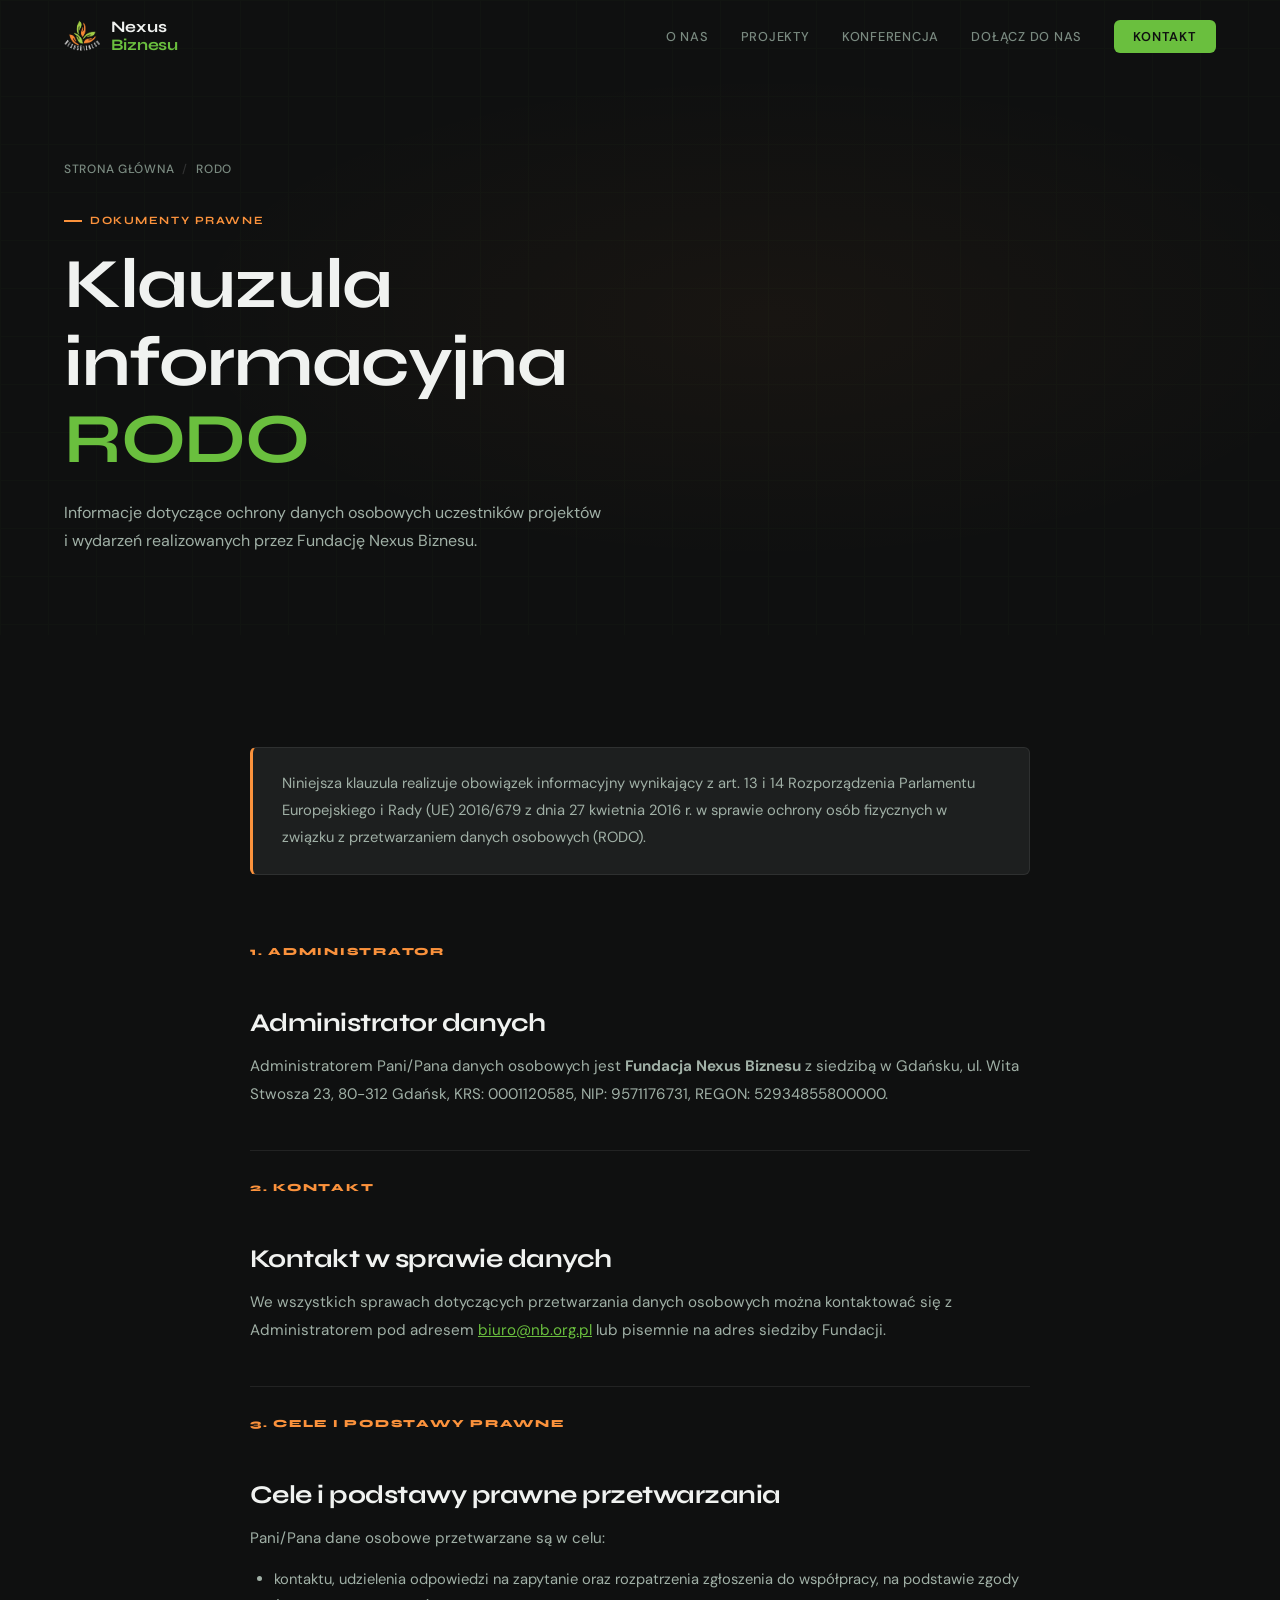
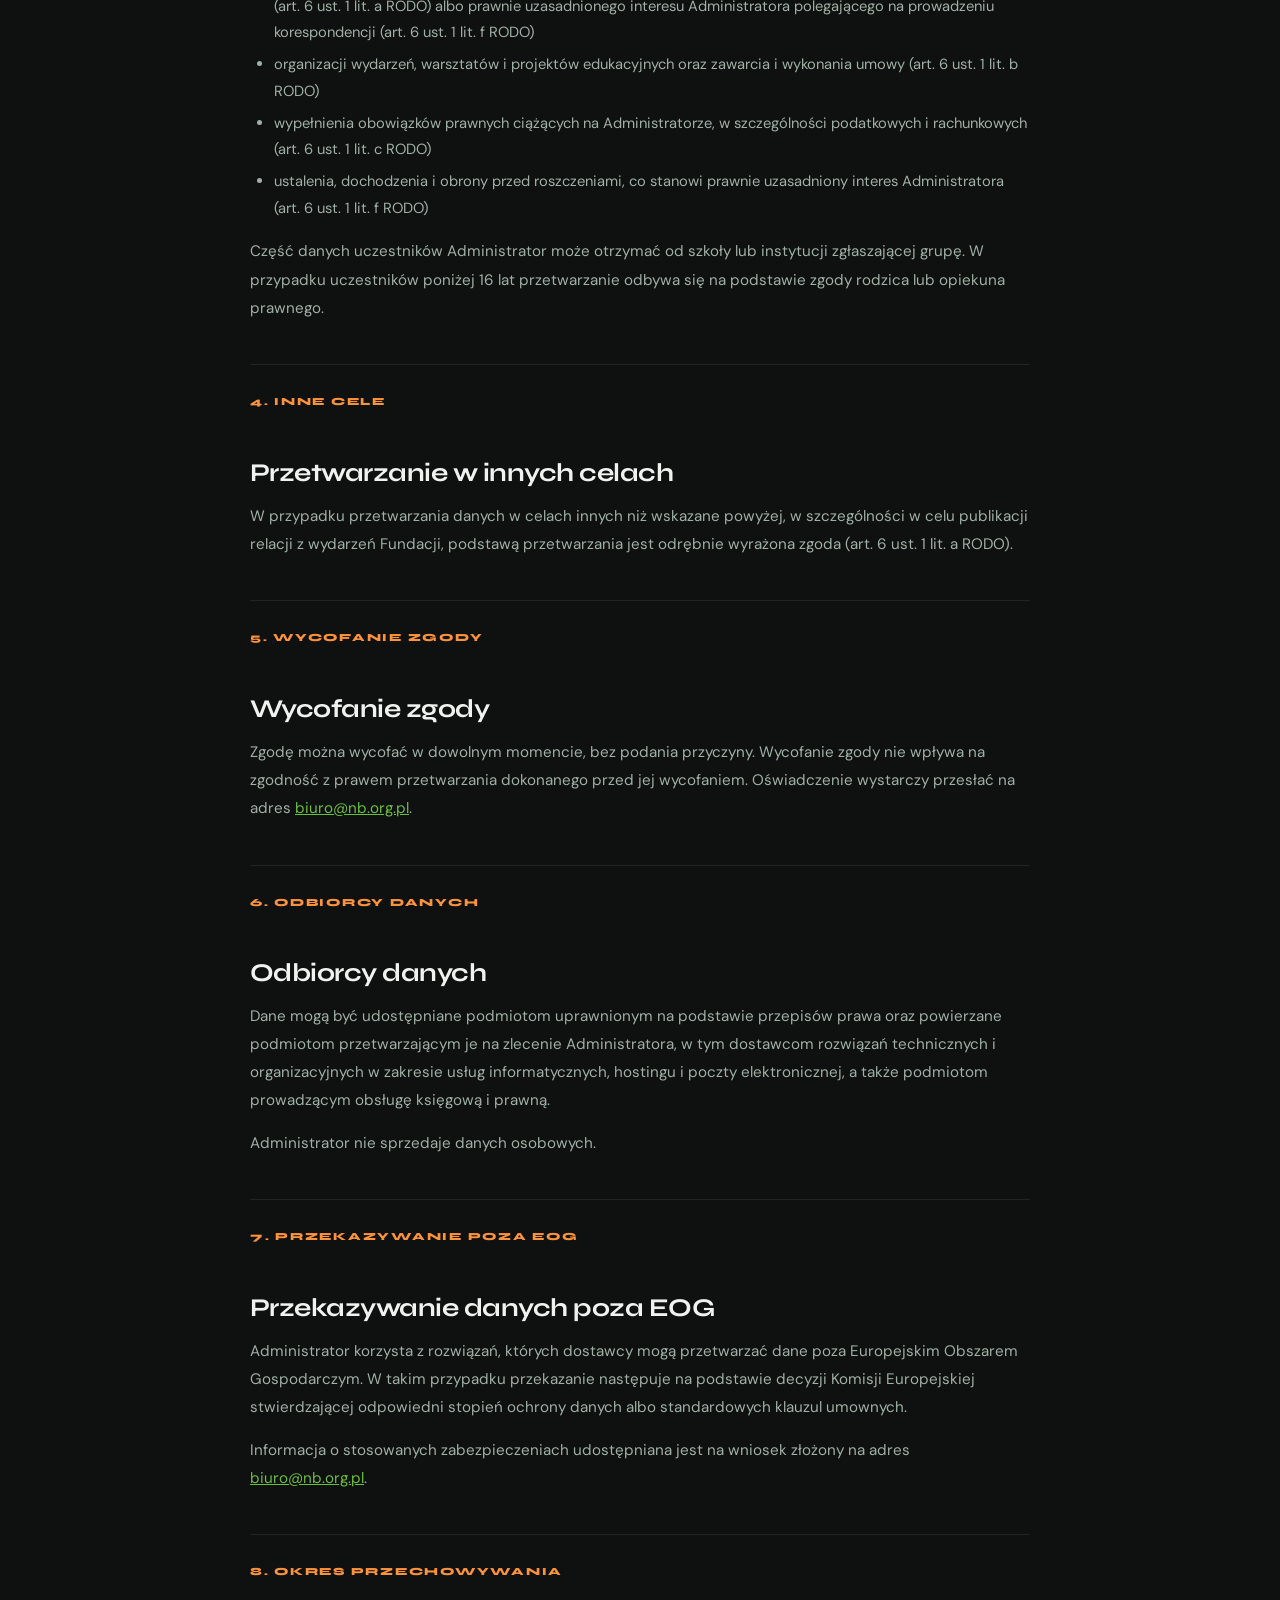
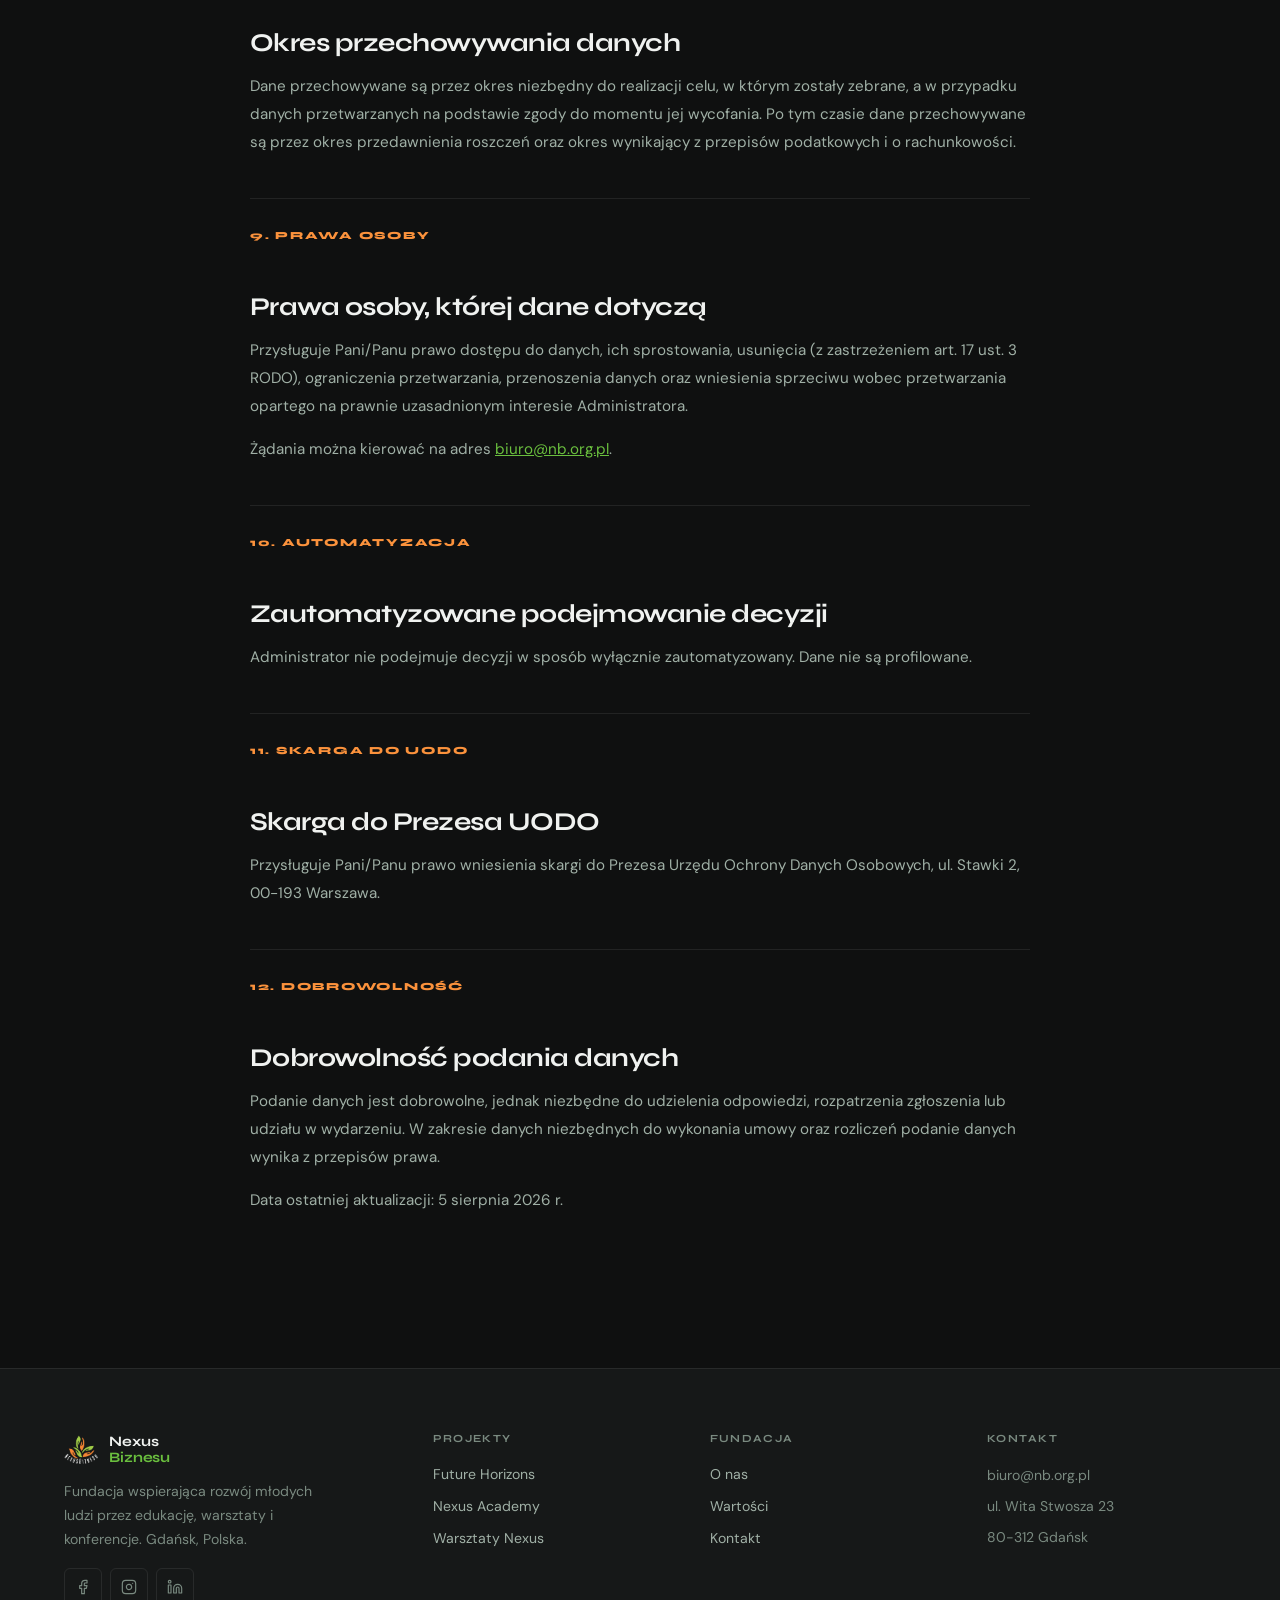
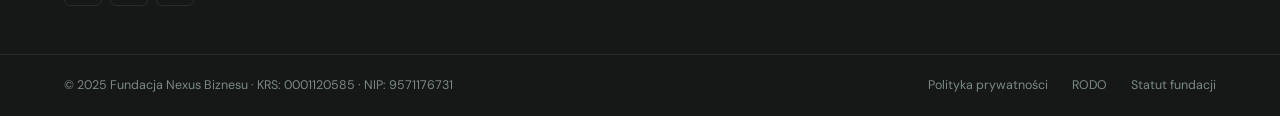
<file: rodo.html>
<!DOCTYPE html>
<html lang="pl">
<head>
  <meta charset="UTF-8" />
  <meta name="viewport" content="width=device-width, initial-scale=1.0" />
  <meta name="description" content="Klauzula informacyjna RODO Fundacji Nexus Biznesu." />
  <title>RODO | Fundacja Nexus Biznesu</title>
  <link rel="preconnect" href="https://fonts.googleapis.com" />
  <link rel="preconnect" href="https://fonts.gstatic.com" crossorigin />
  <link rel="icon" type="image/png" href="img/logo-light.png" />
  <link rel="apple-touch-icon" href="img/logo-light.png" />
  <link href="https://fonts.googleapis.com/css2?family=DM+Sans:opsz,wght@9..40,300..700&family=Syne:wght@400..800&display=swap" rel="stylesheet" />
  <link rel="stylesheet" href="style.css" />
  <style>
.legal-body { max-width:780px; margin:0 auto; }
.legal-body h2 { font-size:clamp(1.3rem,2vw,1.75rem); margin-top:3rem; margin-bottom:.9rem; }
.legal-body h2:first-child { margin-top:0; }
.legal-body h3 { font-size:1rem; font-weight:600; font-family:var(--fb); margin:1.4rem 0 .5rem; color:var(--text); }
.legal-body p { color:var(--muted2); line-height:1.85; margin-bottom:.9rem; font-size:.95rem; }
.legal-body ul { margin:.6rem 0 1rem 1.5rem; }
.legal-body ul li { color:var(--muted2); line-height:1.8; margin-bottom:.35rem; font-size:.92rem; }
.legal-body a { color:var(--green); }
.legal-section { padding:1.75rem 0; border-bottom:1px solid var(--border); }
.legal-section:last-child { border-bottom:none; }
.legal-num { font-family:var(--fd); font-size:.68rem; font-weight:800; letter-spacing:.16em; text-transform:uppercase; color:var(--orange); display:block; margin-bottom:.5rem; }
.legal-intro { background:var(--surface2); border:1px solid var(--border); border-left:3px solid var(--orange); padding:1.4rem 1.8rem; border-radius:var(--radius); margin-bottom:2.5rem; }
.legal-intro p { margin:0; font-size:.92rem; }
</style>
</head>
<body>
<nav id="navbar">
  <a href="/" class="nav-logo">
    <img src="img/logo-light.png" alt="Nexus Biznesu" />
    <div class="nav-logo-text">Nexus<br><span>Biznesu</span></div>
  </a>
  <ul class="nav-links">
    <li><a href="o-nas">O nas</a></li>
    <li><a href="projekty">Projekty</a></li>
    <li><a href="future-horizons">Konferencja</a></li>
    <li><a href="dolacz-do-nas">Dołącz do nas</a></li>
    <li><a href="kontakt" class="nav-cta">Kontakt</a></li>
  </ul>
  <button class="hamburger" id="hamburger" aria-label="Menu" onclick="toggleNav()">
    <span></span><span></span><span></span>
  </button>
</nav>
<div class="mobile-menu" id="mobileMenu">
  <a href="/" onclick="closeNav()">Strona główna</a>
  <a href="o-nas" onclick="closeNav()">O nas</a>
  <a href="projekty" onclick="closeNav()">Projekty</a>
  <a href="future-horizons" onclick="closeNav()">Konferencja</a>
  <a href="dolacz-do-nas" onclick="closeNav()">Dołącz do nas</a>
  <a href="kontakt" onclick="closeNav()">Kontakt</a>
</div>
<div class="page-hero">
  <div class="page-hero-bg" style="background:radial-gradient(ellipse at 60% 50%,rgba(251,146,60,.04) 0%,transparent 55%)"></div>
  <div class="page-hero-grid"></div>
  <div class="page-hero-inner">
    <div class="breadcrumb reveal"><a href="/">Strona główna</a><span class="sep"> / </span><span>RODO</span></div>
    <div class="label o reveal">Dokumenty prawne</div>
    <h1 class="reveal d1">Klauzula informacyjna<br><em>RODO</em></h1>
    <p class="reveal d2" style="color:var(--muted2);font-size:1rem;line-height:1.75;max-width:540px;margin-top:.75rem">Informacje dotyczące ochrony danych osobowych uczestników projektów i wydarzeń realizowanych przez Fundację Nexus Biznesu.</p>
  </div>
</div>
<section class="section">
  <div class="legal-body">
    <div class="legal-intro reveal"><p>Niniejsza klauzula realizuje obowiązek informacyjny wynikający z art. 13 i 14 Rozporządzenia Parlamentu Europejskiego i Rady (UE) 2016/679 z dnia 27 kwietnia 2016 r. w sprawie ochrony osób fizycznych w związku z przetwarzaniem danych osobowych (RODO).</p></div>
    <div class="legal-section reveal"><span class="legal-num">1. Administrator</span><h2>Administrator danych</h2><p>Administratorem Pani/Pana danych osobowych jest <strong>Fundacja Nexus Biznesu</strong> z siedzibą w Gdańsku, ul. Wita Stwosza 23, 80-312 Gdańsk, KRS: 0001120585, NIP: 9571176731, REGON: 52934855800000.</p></div>
    <div class="legal-section reveal"><span class="legal-num">2. Kontakt</span><h2>Kontakt w sprawie danych</h2><p>We wszystkich sprawach dotyczących przetwarzania danych osobowych można kontaktować się z Administratorem pod adresem <a href="mailto:biuro@nb.org.pl">biuro@nb.org.pl</a> lub pisemnie na adres siedziby Fundacji.</p></div>
    <div class="legal-section reveal"><span class="legal-num">3. Cele i podstawy prawne</span><h2>Cele i podstawy prawne przetwarzania</h2><p>Pani/Pana dane osobowe przetwarzane są w celu:</p><ul><li>kontaktu, udzielenia odpowiedzi na zapytanie oraz rozpatrzenia zgłoszenia do współpracy, na podstawie zgody (art. 6 ust. 1 lit. a RODO) albo prawnie uzasadnionego interesu Administratora polegającego na prowadzeniu korespondencji (art. 6 ust. 1 lit. f RODO)</li><li>organizacji wydarzeń, warsztatów i projektów edukacyjnych oraz zawarcia i wykonania umowy (art. 6 ust. 1 lit. b RODO)</li><li>wypełnienia obowiązków prawnych ciążących na Administratorze, w szczególności podatkowych i rachunkowych (art. 6 ust. 1 lit. c RODO)</li><li>ustalenia, dochodzenia i obrony przed roszczeniami, co stanowi prawnie uzasadniony interes Administratora (art. 6 ust. 1 lit. f RODO)</li></ul><p>Część danych uczestników Administrator może otrzymać od szkoły lub instytucji zgłaszającej grupę. W przypadku uczestników poniżej 16 lat przetwarzanie odbywa się na podstawie zgody rodzica lub opiekuna prawnego.</p></div>
    <div class="legal-section reveal"><span class="legal-num">4. Inne cele</span><h2>Przetwarzanie w innych celach</h2><p>W przypadku przetwarzania danych w celach innych niż wskazane powyżej, w szczególności w celu publikacji relacji z wydarzeń Fundacji, podstawą przetwarzania jest odrębnie wyrażona zgoda (art. 6 ust. 1 lit. a RODO).</p></div>
    <div class="legal-section reveal"><span class="legal-num">5. Wycofanie zgody</span><h2>Wycofanie zgody</h2><p>Zgodę można wycofać w dowolnym momencie, bez podania przyczyny. Wycofanie zgody nie wpływa na zgodność z prawem przetwarzania dokonanego przed jej wycofaniem. Oświadczenie wystarczy przesłać na adres <a href="mailto:biuro@nb.org.pl">biuro@nb.org.pl</a>.</p></div>
    <div class="legal-section reveal"><span class="legal-num">6. Odbiorcy danych</span><h2>Odbiorcy danych</h2><p>Dane mogą być udostępniane podmiotom uprawnionym na podstawie przepisów prawa oraz powierzane podmiotom przetwarzającym je na zlecenie Administratora, w tym dostawcom rozwiązań technicznych i organizacyjnych w zakresie usług informatycznych, hostingu i poczty elektronicznej, a także podmiotom prowadzącym obsługę księgową i prawną.</p><p>Administrator nie sprzedaje danych osobowych.</p></div>
    <div class="legal-section reveal"><span class="legal-num">7. Przekazywanie poza EOG</span><h2>Przekazywanie danych poza EOG</h2><p>Administrator korzysta z rozwiązań, których dostawcy mogą przetwarzać dane poza Europejskim Obszarem Gospodarczym. W takim przypadku przekazanie następuje na podstawie decyzji Komisji Europejskiej stwierdzającej odpowiedni stopień ochrony danych albo standardowych klauzul umownych.</p><p>Informacja o stosowanych zabezpieczeniach udostępniana jest na wniosek złożony na adres <a href="mailto:biuro@nb.org.pl">biuro@nb.org.pl</a>.</p></div>
    <div class="legal-section reveal"><span class="legal-num">8. Okres przechowywania</span><h2>Okres przechowywania danych</h2><p>Dane przechowywane są przez okres niezbędny do realizacji celu, w którym zostały zebrane, a w przypadku danych przetwarzanych na podstawie zgody do momentu jej wycofania. Po tym czasie dane przechowywane są przez okres przedawnienia roszczeń oraz okres wynikający z przepisów podatkowych i o rachunkowości.</p></div>
    <div class="legal-section reveal"><span class="legal-num">9. Prawa osoby</span><h2>Prawa osoby, której dane dotyczą</h2><p>Przysługuje Pani/Panu prawo dostępu do danych, ich sprostowania, usunięcia (z zastrzeżeniem art. 17 ust. 3 RODO), ograniczenia przetwarzania, przenoszenia danych oraz wniesienia sprzeciwu wobec przetwarzania opartego na prawnie uzasadnionym interesie Administratora.</p><p>Żądania można kierować na adres <a href="mailto:biuro@nb.org.pl">biuro@nb.org.pl</a>.</p></div>
    <div class="legal-section reveal"><span class="legal-num">10. Automatyzacja</span><h2>Zautomatyzowane podejmowanie decyzji</h2><p>Administrator nie podejmuje decyzji w sposób wyłącznie zautomatyzowany. Dane nie są profilowane.</p></div>
    <div class="legal-section reveal"><span class="legal-num">11. Skarga do UODO</span><h2>Skarga do Prezesa UODO</h2><p>Przysługuje Pani/Panu prawo wniesienia skargi do Prezesa Urzędu Ochrony Danych Osobowych, ul. Stawki 2, 00-193 Warszawa.</p></div>
    <div class="legal-section reveal"><span class="legal-num">12. Dobrowolność</span><h2>Dobrowolność podania danych</h2><p>Podanie danych jest dobrowolne, jednak niezbędne do udzielenia odpowiedzi, rozpatrzenia zgłoszenia lub udziału w wydarzeniu. W zakresie danych niezbędnych do wykonania umowy oraz rozliczeń podanie danych wynika z przepisów prawa.</p><p>Data ostatniej aktualizacji: 5 sierpnia 2026 r.</p></div>
  </div>
</section>
<footer>
  <div class="footer-main">
    <div class="footer-brand">
      <a href="/" class="nav-logo" style="margin-bottom:.75rem">
        <img src="img/logo-light.png" alt="Nexus Biznesu" style="height:34px;width:34px" />
        <div class="nav-logo-text" style="font-size:.9rem">Nexus<br><span>Biznesu</span></div>
      </a>
      <p>Fundacja wspierająca rozwój młodych ludzi przez edukację, warsztaty i konferencje. Gdańsk, Polska.</p>
      <div style="display:flex;gap:.5rem;margin-top:1rem">
        <a href="https://www.facebook.com/nexusbiznesu" target="_blank" rel="noopener" class="soc-icon-btn" title="Facebook"><span class="icon" style="width:16px;height:16px;"><svg viewBox="0 0 24 24" style="width:100%;height:100%;stroke:currentColor;fill:none;stroke-width:1.75;stroke-linecap:round;stroke-linejoin:round"><path d="M18 2h-3a5 5 0 0 0-5 5v3H7v4h3v8h4v-8h3l1-4h-4V7a1 1 0 0 1 1-1h3z"/></svg></span></a>
        <a href="https://www.instagram.com/nexusbiznesu/" target="_blank" rel="noopener" class="soc-icon-btn" title="Instagram"><span class="icon" style="width:16px;height:16px;"><svg viewBox="0 0 24 24" style="width:100%;height:100%;stroke:currentColor;fill:none;stroke-width:1.75;stroke-linecap:round;stroke-linejoin:round"><rect x="2" y="2" width="20" height="20" rx="5" ry="5"/><path d="M16 11.37A4 4 0 1 1 12.63 8 4 4 0 0 1 16 11.37z"/><line x1="17.5" y1="6.5" x2="17.51" y2="6.5"/></svg></span></a>
        <a href="https://www.linkedin.com/company/fundacja-nexus-biznesu" target="_blank" rel="noopener" class="soc-icon-btn" title="LinkedIn"><span class="icon" style="width:16px;height:16px;"><svg viewBox="0 0 24 24" style="width:100%;height:100%;stroke:currentColor;fill:none;stroke-width:1.75;stroke-linecap:round;stroke-linejoin:round"><path d="M16 8a6 6 0 0 1 6 6v7h-4v-7a2 2 0 0 0-4 0v7h-4v-7a6 6 0 0 1 6-6z"/><rect x="2" y="9" width="4" height="12"/><circle cx="4" cy="4" r="2"/></svg></span></a>
      </div>
    </div>
    <div class="footer-col">
      <h5>Projekty</h5>
      <a href="future-horizons">Future Horizons</a>
      <a href="projekty#academy">Nexus Academy</a>
      <a href="projekty#warsztaty">Warsztaty Nexus</a>
    </div>
    <div class="footer-col">
      <h5>Fundacja</h5>
      <a href="o-nas">O nas</a>
      <a href="/#values">Wartości</a>
      <a href="kontakt">Kontakt</a>
    </div>
    <div class="footer-col">
      <h5>Kontakt</h5>
      <p>biuro@nb.org.pl</p>
      <p>ul. Wita Stwosza 23</p>
      <p>80-312 Gdańsk</p>
    </div>
  </div>
  <div class="footer-bottom">
    <p>© 2025 Fundacja Nexus Biznesu · KRS: 0001120585 · NIP: 9571176731</p>
    <div class="footer-legal">
      <a href="polityka-prywatnosci">Polityka prywatności</a>
      <a href="rodo">RODO</a>
      <a href="data/NexusBiznesu_statut_tekstJednolity.pdf" target="_blank" rel="noopener">Statut fundacji</a>
    </div>
  </div>
</footer>
<script>


// ── SCROLL NAV ──
const nav = document.getElementById('navbar');
if (nav) {
  window.addEventListener('scroll', () => nav.classList.toggle('scrolled', window.scrollY > 60));
  nav.classList.toggle('scrolled', window.scrollY > 60);
}

// ── MOBILE NAV ──
function toggleNav() {
  const m = document.getElementById('mobileMenu'), b = document.getElementById('hamburger');
  if (!m || !b) return;
  m.classList.toggle('open'); b.classList.toggle('open');
  document.body.style.overflow = m.classList.contains('open') ? 'hidden' : '';
}
function closeNav() {
  const m = document.getElementById('mobileMenu'), b = document.getElementById('hamburger');
  if (!m || !b) return;
  m.classList.remove('open'); b.classList.remove('open');
  document.body.style.overflow = '';
}

// ── REVEAL ON SCROLL ──
document.addEventListener('DOMContentLoaded', () => {
  const obs = new IntersectionObserver(entries => {
    entries.forEach(e => { if (e.isIntersecting) { e.target.classList.add('visible'); obs.unobserve(e.target); } });
  }, { threshold: 0.1 });
  document.querySelectorAll('.reveal').forEach(el => obs.observe(el));

  setTimeout(() => {
    document.querySelectorAll('.page-hero .reveal, #hero .reveal').forEach(el => el.classList.add('visible'));
  }, 80);

  const page = window.location.pathname.split('/').pop() || 'index.html';
  document.querySelectorAll('.nav-links a, .mobile-menu a').forEach(a => {
    if (a.getAttribute('href') === page) a.classList.add('active');
  });
});


</script>
</body>
</html>
</file>
<file: style.css>
/* ── RESET & VARS ── */
*, *::before, *::after { box-sizing: border-box; margin: 0; padding: 0; }

:root {
  --bg:        #0f1010;
  --surface:   #161818;
  --surface2:  #1d1f1f;
  --surface3:  #242626;
  --border:    rgba(255,255,255,0.08);
  --border2:   rgba(255,255,255,0.14);
  --text:      #f0f2f0;
  --muted:     #7a8a80;
  --muted2:    #a0b0a6;
  --green:     #6abf3e;
  --green-hi:  #7ed44e;
  --green-dim: rgba(106,191,62,0.08);
  --orange:    #fb923c;
  --orange-dim:rgba(251,146,60,0.09);

  --fd: 'Syne', sans-serif;
  --fb: 'DM Sans', sans-serif;

  --radius: 6px;
  --radius-lg: 10px;
}

html { scroll-behavior: smooth; font-size: 16px; }

body {
  background: var(--bg);
  color: var(--text);
  font-family: var(--fb);
  font-size: 1rem;
  font-weight: 400;
  line-height: 1.65;
  overflow-x: hidden;
  -webkit-font-smoothing: antialiased;
}

::-webkit-scrollbar { width: 3px; }
::-webkit-scrollbar-track { background: var(--bg); }
::-webkit-scrollbar-thumb { background: var(--green); border-radius: 2px; }
::selection { background: var(--green); color: #0f1010; }

/* ── TYPOGRAPHY ── */
h1, h2, h3, h4, h5 { font-family: var(--fd); font-weight: 700; line-height: 1.1; letter-spacing: -.02em; }

h1 { font-size: clamp(2.8rem, 5.5vw, 5rem); margin-bottom: 1.25rem; }
h2 { font-size: clamp(1.9rem, 3.5vw, 2.8rem); margin-bottom: 1rem; }
h3 { font-size: 1.5rem; font-weight: 600; margin-bottom: .75rem; }
h4 { font-size: 1.1rem; font-weight: 600; margin-bottom: .5rem; }

h1 em, h2 em { font-style: normal; color: var(--green); }
h2 em.o { color: var(--orange); }

p { line-height: 1.75; }

/* ── ICON UTIL ── */
.icon {
  display: inline-flex; align-items: center; justify-content: center;
  flex-shrink: 0;
}
.icon svg {
  width: 100%; height: 100%;
  stroke: currentColor; fill: none;
  stroke-width: 1.75; stroke-linecap: round; stroke-linejoin: round;
}

/* ── NAV ── */
nav {
  position: fixed; top: 0; left: 0; right: 0; z-index: 200;
  display: flex; align-items: center; justify-content: space-between;
  padding: 1.1rem 4rem;
  transition: background .35s, border-color .35s, padding .25s;
  border-bottom: 1px solid transparent;
}
nav.scrolled {
  background: rgba(15,16,16,.95);
  backdrop-filter: blur(16px);
  border-bottom-color: var(--border);
  padding: .85rem 4rem;
}
.nav-logo { display: flex; align-items: center; gap: .7rem; text-decoration: none; }
.nav-logo img { height: 36px; width: 36px; object-fit: contain; transition: height .25s; }
nav.scrolled .nav-logo img { height: 30px; width: 30px; }
.nav-logo-text {
  font-family: var(--fd); font-size: 1rem; font-weight: 700;
  letter-spacing: -.01em; color: var(--text); line-height: 1.15;
}
.nav-logo-text span { color: var(--green); }

.nav-links { display: flex; align-items: center; gap: 2rem; list-style: none; }
.nav-links a {
  color: var(--muted); text-decoration: none;
  font-size: .8rem; font-weight: 500; letter-spacing: .06em; text-transform: uppercase;
  transition: color .2s;
}
.nav-links a:hover, .nav-links a.active { color: var(--text); }
.nav-links a.active { color: var(--green); }
.nav-cta {
  background: var(--green);
  padding: .5rem 1.2rem !important;
  border-radius: var(--radius) !important;
  color: #0f1010 !important;
  font-weight: 600 !important;
  transition: background .2s, transform .2s !important;
}
.nav-cta:hover { background: var(--green-hi) !important; transform: translateY(-1px); }

.hamburger { display: none; flex-direction: column; gap: 5px; cursor: pointer; background: none; border: none; padding: 4px; }
.hamburger span { width: 22px; height: 1.5px; background: var(--text); display: block; transition: .3s; }
.hamburger.open span:nth-child(1) { transform: rotate(45deg) translate(4px,4.5px); }
.hamburger.open span:nth-child(2) { opacity: 0; }
.hamburger.open span:nth-child(3) { transform: rotate(-45deg) translate(4px,-4.5px); }

.mobile-menu {
  display: none; position: fixed; inset: 0; z-index: 190;
  background: var(--bg); padding: 6rem 2rem 2rem;
  flex-direction: column;
}
.mobile-menu.open { display: flex; }
.mobile-menu a {
  color: var(--text); text-decoration: none;
  font-family: var(--fd); font-size: 2rem; font-weight: 700;
  padding: 1rem 0; border-bottom: 1px solid var(--border);
  transition: color .2s;
}
.mobile-menu a:hover { color: var(--green); }

/* ── LAYOUT ── */
.section { padding: 7rem 4rem; }
.section-alt { background: var(--surface); }

.section-eyebrow {
  display: block; font-size: .7rem; font-weight: 700;
  letter-spacing: .14em; text-transform: uppercase;
  color: var(--green); margin-bottom: .8rem;
}
.section-eyebrow.o { color: var(--orange); }

.label {
  display: inline-flex; align-items: center; gap: .5rem;
  font-family: var(--fd); font-size: .7rem; font-weight: 700;
  letter-spacing: .14em; text-transform: uppercase;
  color: var(--green); margin-bottom: 1rem;
}
.label::before { content: ''; width: 18px; height: 1.5px; background: var(--green); flex-shrink: 0; }
.label.o { color: var(--orange); }
.label.o::before { background: var(--orange); }

.rule { width: 40px; height: 2px; background: var(--green); margin: 1rem 0 1.75rem; border-radius: 1px; }
.rule.o { background: var(--orange); }

/* ── BUTTONS ── */
.btn {
  display: inline-flex; align-items: center; gap: .5rem;
  text-decoration: none; font-family: var(--fd); font-size: .8rem;
  font-weight: 700; letter-spacing: .04em; text-transform: uppercase;
  padding: .8rem 1.6rem; border-radius: var(--radius);
  transition: all .2s; cursor: pointer; border: none; white-space: nowrap;
}
.btn-green  { background: var(--green); color: #0f1010; }
.btn-green:hover  { background: var(--green-hi); transform: translateY(-1px); box-shadow: 0 6px 20px rgba(106,191,62,.2); }
.btn-orange { background: var(--orange); color: #0f1010; }
.btn-orange:hover { background: #fba870; transform: translateY(-1px); box-shadow: 0 6px 20px rgba(251,146,60,.25); }
.btn-ghost  { background: transparent; color: var(--text); border: 1px solid var(--border2); }
.btn-ghost:hover  { border-color: var(--muted); background: var(--surface2); }
.btn-outline-green { background: transparent; color: var(--green); border: 1px solid rgba(106,191,62,.35); }
.btn-outline-green:hover { background: var(--green-dim); }

/* ── TAG CHIP ── */
.tag {
  display: inline-block; font-size: .68rem; font-weight: 600;
  letter-spacing: .08em; text-transform: uppercase;
  padding: .22rem .65rem; border: 1px solid var(--border2);
  border-radius: 4px; color: var(--muted2);
}

/* ── PAGE HERO (subpages) ── */
.page-hero { padding: 10rem 4rem 5rem; position: relative; overflow: hidden; }
.page-hero-bg { position: absolute; inset: 0; }
.page-hero-grid {
  position: absolute; inset: 0; opacity: .025;
  background-image:
    linear-gradient(var(--green) 1px, transparent 1px),
    linear-gradient(90deg, var(--green) 1px, transparent 1px);
  background-size: 48px 48px;
}
.page-hero-inner { position: relative; z-index: 2; max-width: 720px; }
.breadcrumb {
  display: flex; align-items: center; gap: .5rem;
  font-size: .75rem; font-weight: 500; letter-spacing: .06em; text-transform: uppercase;
  color: var(--muted); margin-bottom: 1.5rem;
}
.breadcrumb a { color: var(--muted); text-decoration: none; transition: color .2s; }
.breadcrumb a:hover { color: var(--green); }
.breadcrumb .sep { color: var(--border2); }

/* ── CARD BASE ── */
.card {
  background: var(--surface2); border: 1px solid var(--border);
  border-radius: var(--radius-lg); transition: border-color .25s, transform .25s;
}
.card:hover { border-color: var(--border2); }

/* ── SOC ICON BTN ── */
.soc-icon-btn {
  display: flex; align-items: center; justify-content: center;
  width: 38px; height: 38px;
  border: 1px solid var(--border); border-radius: var(--radius);
  color: var(--muted); text-decoration: none; transition: all .2s;
}
.soc-icon-btn:hover { border-color: var(--green); color: var(--green); background: var(--green-dim); }

/* ── STAT BOX ── */
.stat-num { font-family: var(--fd); font-size: 2.4rem; font-weight: 700; color: var(--green); line-height: 1; }
.stat-num.o { color: var(--orange); }
.stat-lbl { font-size: .72rem; font-weight: 500; color: var(--muted); margin-top: .3rem; letter-spacing: .06em; text-transform: uppercase; }

/* ── FOOTER ── */
footer { background: var(--surface); border-top: 1px solid var(--border); }
.footer-main {
  display: grid; grid-template-columns: 1.4fr 1fr 1fr 1fr;
  gap: 3rem; padding: 4rem 4rem 3rem;
}
.footer-brand p { font-size: .88rem; color: var(--muted); line-height: 1.7; max-width: 260px; margin-top: .8rem; }
.footer-col h5 {
  font-family: var(--fd); font-size: .68rem; font-weight: 700;
  text-transform: uppercase; letter-spacing: .12em;
  color: var(--muted); margin-bottom: 1.1rem;
}
.footer-col a {
  display: block; color: var(--muted2); text-decoration: none;
  font-size: .88rem; margin-bottom: .55rem; transition: color .2s;
}
.footer-col a:hover { color: var(--green); }
.footer-col p { font-size: .88rem; color: var(--muted); margin-bottom: .4rem; }
.footer-bottom {
  padding: 1.25rem 4rem; border-top: 1px solid var(--border);
  display: flex; justify-content: space-between; align-items: center;
  flex-wrap: wrap; gap: 1rem;
}
.footer-bottom p { font-size: .78rem; color: var(--muted); }
.footer-legal { display: flex; gap: 1.5rem; }
.footer-legal a { font-size: .78rem; color: var(--muted); text-decoration: none; transition: color .2s; }
.footer-legal a:hover { color: var(--text); }

/* ── ANIMATIONS ── */
.reveal { opacity: 0; transform: translateY(24px); transition: opacity .7s cubic-bezier(.22,1,.36,1), transform .7s cubic-bezier(.22,1,.36,1); }
.reveal.d1 { transition-delay: .1s; }
.reveal.d2 { transition-delay: .2s; }
.reveal.d3 { transition-delay: .3s; }
.reveal.d4 { transition-delay: .4s; }
.reveal.visible { opacity: 1; transform: translateY(0); }

/* ── RESPONSIVE ── */
@media (max-width: 1024px) {
  .footer-main { grid-template-columns: 1fr 1fr; }
}
@media (max-width: 900px) {
  nav { padding: 1rem 1.5rem; }
  nav.scrolled { padding: .75rem 1.5rem; }
  .nav-links { display: none; }
  .hamburger { display: flex; }
  .section { padding: 5rem 1.5rem; }
  .page-hero { padding: 8rem 1.5rem 4rem; }
  .footer-main { grid-template-columns: 1fr 1fr; padding: 3rem 1.5rem; }
  .footer-bottom { padding: 1.25rem 1.5rem; flex-direction: column; align-items: flex-start; }
}
@media (max-width: 540px) {
  .footer-main { grid-template-columns: 1fr; }
}
</file>
